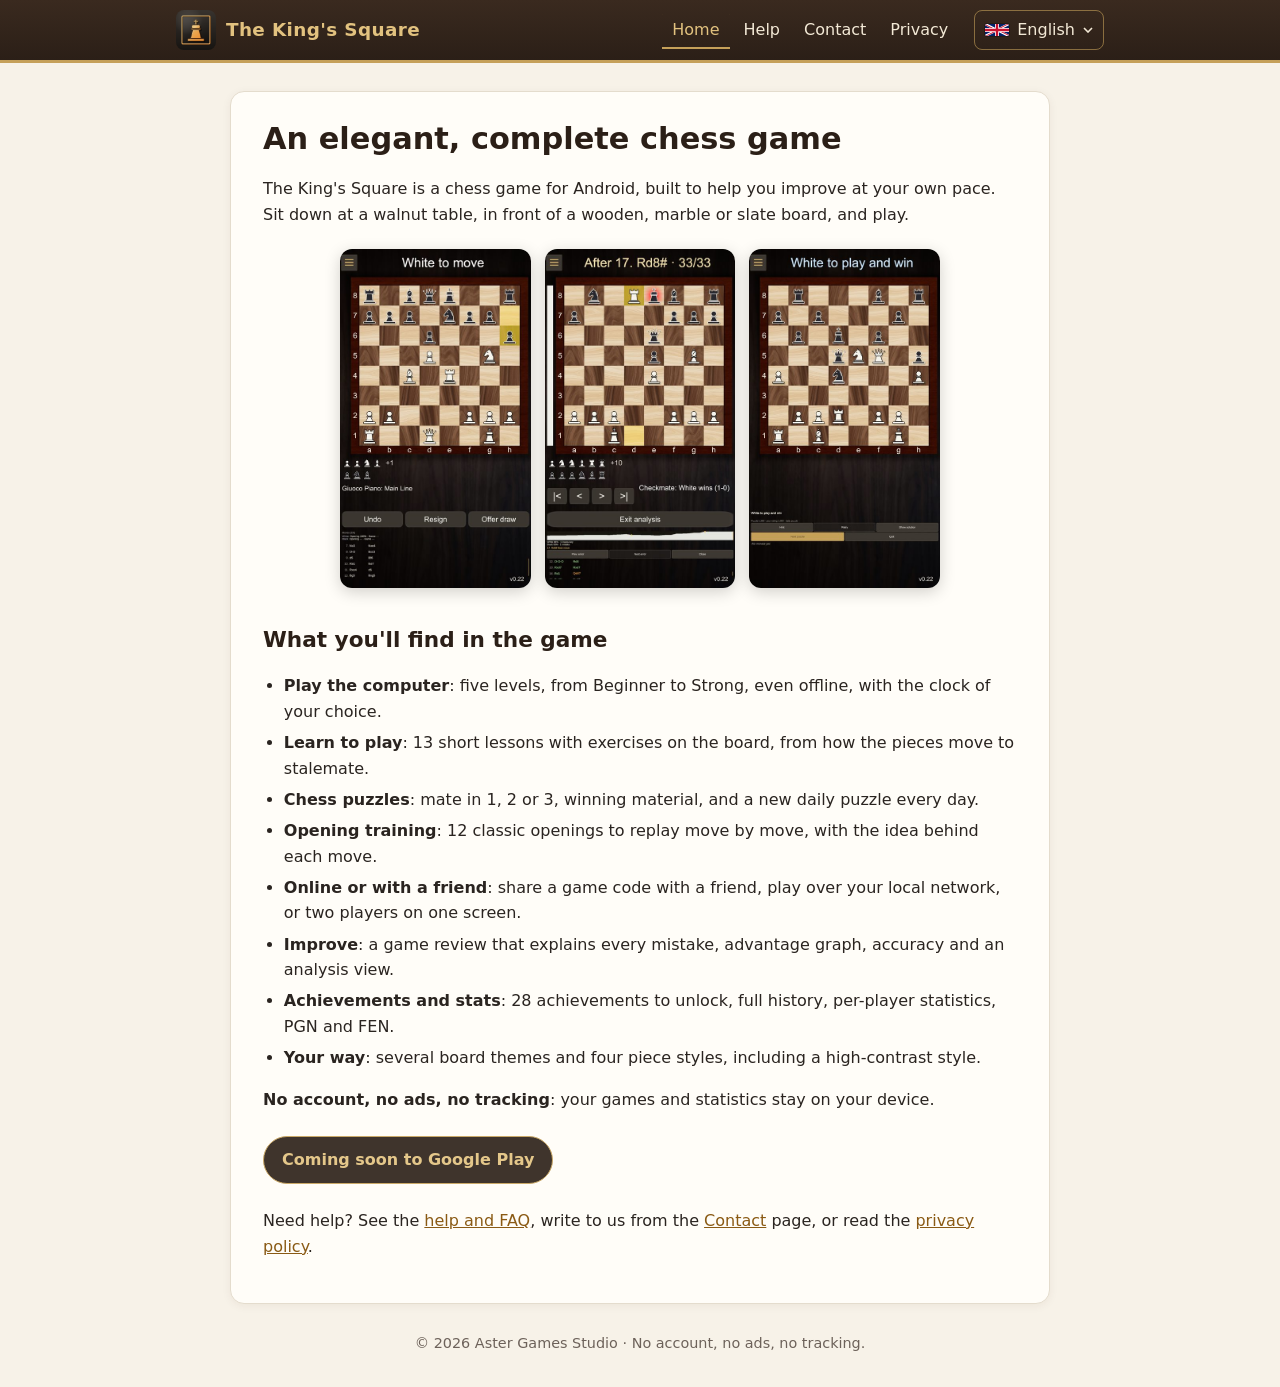
<file: index.html>
<!doctype html>
<html lang="en">
<head>
<meta charset="utf-8">
<meta name="viewport" content="width=device-width, initial-scale=1">
<title>The King's Square — chess for Android</title>
<meta name="description" content="The King's Square, an elegant, complete chess game for Android: computer with five levels, lessons, daily puzzle, openings, online games.">
<script>(function(){var c=["en","fr"],p=null;try{p=localStorage.getItem('ksq-lang')}catch(e){}if(c.indexOf(p)<0){p="en";var l=navigator.languages||[navigator.language||''];for(var i=0;i<l.length;i++){var k=String(l[i]).toLowerCase().split('-')[0];if(c.indexOf(k)>=0){p=k;break;}}}location.replace(p+'/index.html'+location.hash);})();</script>
<link rel="alternate" hreflang="en" href="https://aster-games-studio.github.io/en/index.html">
<link rel="alternate" hreflang="fr" href="https://aster-games-studio.github.io/fr/index.html">
<link rel="alternate" hreflang="x-default" href="https://aster-games-studio.github.io/index.html">
<link rel="icon" href="assets/icon.png">
<link rel="stylesheet" href="assets/style.css">
<script defer src="assets/site.js"></script>
</head>
<body class="page-home">
<header class="top">
  <div class="bar">
    <a class="brand" href="en/index.html"><img src="assets/icon.png" alt="" width="40" height="40"><span>The King's Square</span></a>
    <nav class="nav" aria-label="Menu"><a href="en/index.html" aria-current="page">Home</a><a href="en/help.html">Help</a><a href="en/contact.html">Contact</a><a href="en/privacy.html">Privacy</a></nav>
    <details class="lang">
      <summary title="Language"><img src="assets/flags/gb.svg" alt="" width="24" height="16"><span>English</span><svg class="caret" viewBox="0 0 10 6" width="10" height="6" aria-hidden="true"><path d="M1 1l4 4 4-4" fill="none" stroke="currentColor" stroke-width="1.6"/></svg></summary>
      <ul><li><a href="en/index.html" hreflang="en" lang="en" data-lang="en" aria-current="true"><img src="assets/flags/gb.svg" alt="" width="24" height="16"><span>English</span></a></li><li><a href="fr/index.html" hreflang="fr" lang="fr" data-lang="fr"><img src="assets/flags/fr.svg" alt="" width="24" height="16"><span>Français</span></a></li></ul>
    </details>
  </div>
</header>
<main class="content">
<h1>An elegant, complete chess game</h1>
<p>The King's Square is a chess game for Android, built to help you improve at your own pace. Sit down at a walnut table, in front of a wooden, marble or slate board, and play.</p>
<div class="screens"><img src="assets/screens/en-1.jpg" alt="Game screenshot 1" width="480" height="853" loading="lazy"><img src="assets/screens/en-2.jpg" alt="Game screenshot 2" width="480" height="853" loading="lazy"><img src="assets/screens/en-3.jpg" alt="Game screenshot 3" width="480" height="853" loading="lazy"></div>
<h2>What you'll find in the game</h2>
<ul><li><strong>Play the computer</strong>: five levels, from Beginner to Strong, even offline, with the clock of your choice.</li><li><strong>Learn to play</strong>: 13 short lessons with exercises on the board, from how the pieces move to stalemate.</li><li><strong>Chess puzzles</strong>: mate in 1, 2 or 3, winning material, and a new daily puzzle every day.</li><li><strong>Opening training</strong>: 12 classic openings to replay move by move, with the idea behind each move.</li><li><strong>Online or with a friend</strong>: share a game code with a friend, play over your local network, or two players on one screen.</li><li><strong>Improve</strong>: a game review that explains every mistake, advantage graph, accuracy and an analysis view.</li><li><strong>Achievements and stats</strong>: 28 achievements to unlock, full history, per-player statistics, PGN and FEN.</li><li><strong>Your way</strong>: several board themes and four piece styles, including a high-contrast style.</li></ul>
<p><strong>No account, no ads, no tracking</strong>: your games and statistics stay on your device.</p>
<p class="store"><span class="button soon">Coming soon to Google Play</span></p>
<p>Need help? See the <a href="help.html">help and FAQ</a>, write to us from the <a href="contact.html">Contact</a> page, or read the <a href="privacy.html">privacy policy</a>.</p>
</main>
<footer class="foot">© 2026 Aster Games Studio · No account, no ads, no tracking.</footer>
</body>
</html>
</file>
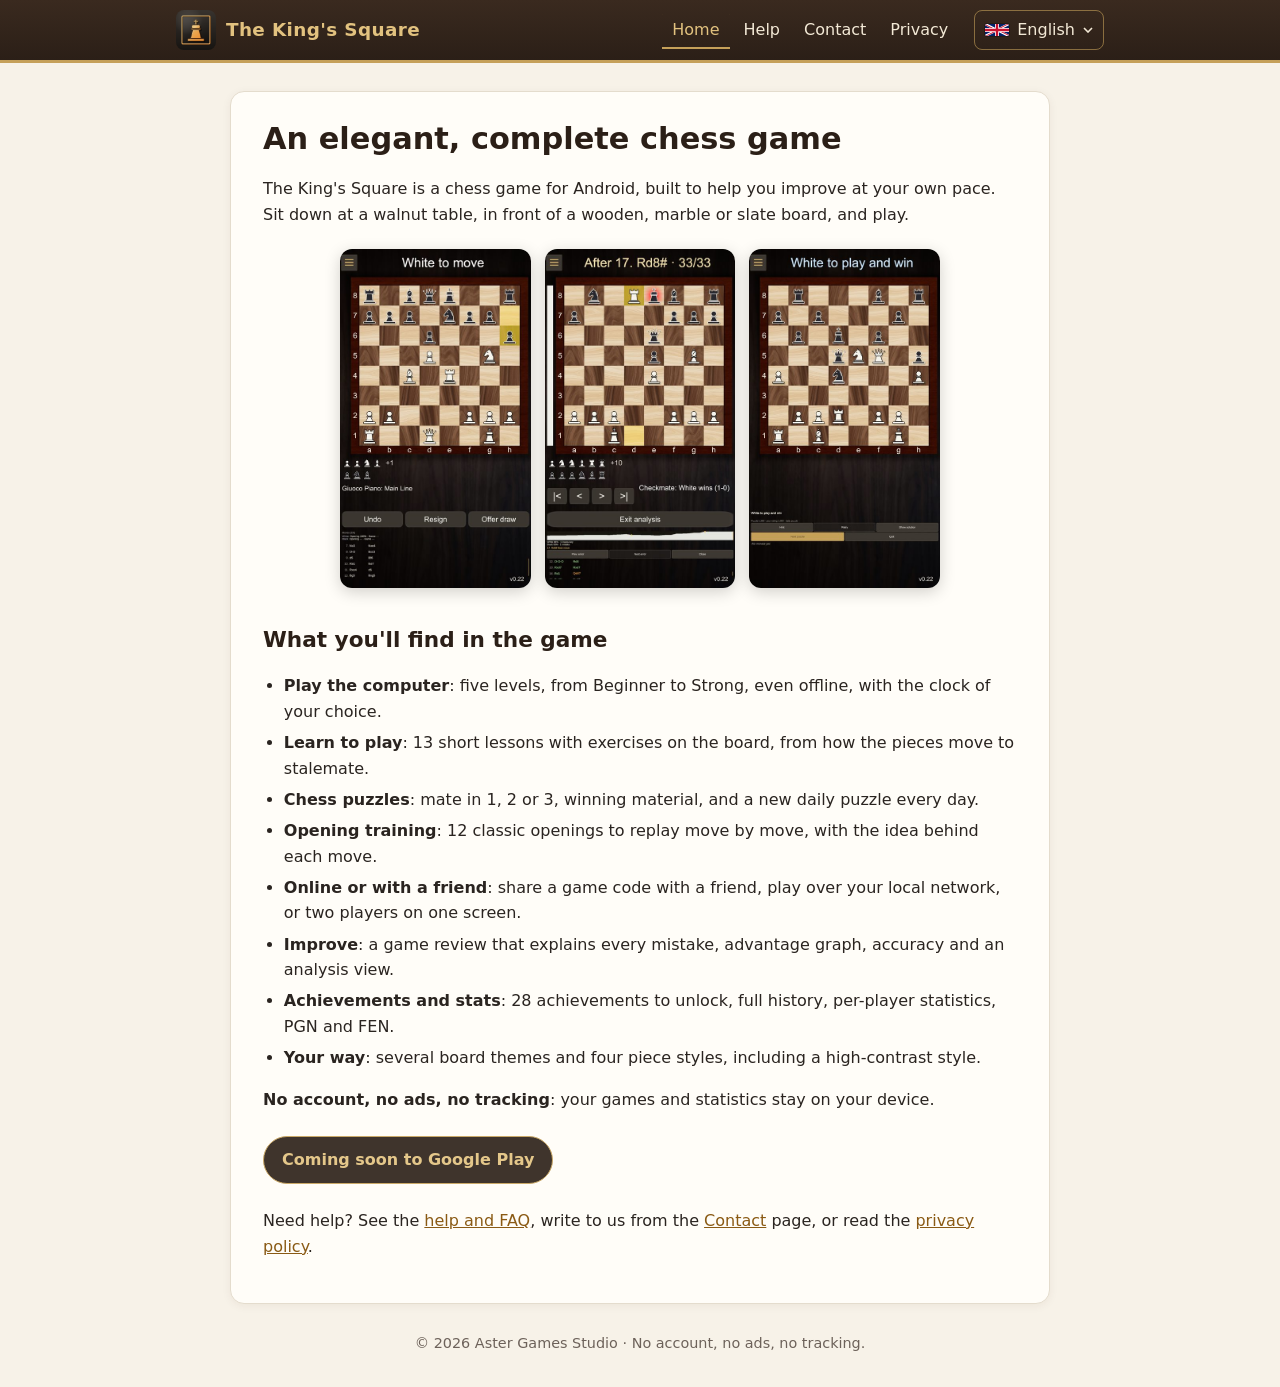
<file: en/index.html>
<!doctype html>
<html lang="en">
<head>
<meta charset="utf-8">
<meta name="viewport" content="width=device-width, initial-scale=1">
<title>The King's Square — chess for Android</title>
<meta name="description" content="The King's Square, an elegant, complete chess game for Android: computer with five levels, lessons, daily puzzle, openings, online games.">

<link rel="alternate" hreflang="en" href="https://aster-games-studio.github.io/en/index.html">
<link rel="alternate" hreflang="fr" href="https://aster-games-studio.github.io/fr/index.html">
<link rel="alternate" hreflang="x-default" href="https://aster-games-studio.github.io/index.html">
<link rel="icon" href="../assets/icon.png">
<link rel="stylesheet" href="../assets/style.css">
<script defer src="../assets/site.js"></script>
</head>
<body class="page-home">
<header class="top">
  <div class="bar">
    <a class="brand" href="index.html"><img src="../assets/icon.png" alt="" width="40" height="40"><span>The King's Square</span></a>
    <nav class="nav" aria-label="Menu"><a href="index.html" aria-current="page">Home</a><a href="help.html">Help</a><a href="contact.html">Contact</a><a href="privacy.html">Privacy</a></nav>
    <details class="lang">
      <summary title="Language"><img src="../assets/flags/gb.svg" alt="" width="24" height="16"><span>English</span><svg class="caret" viewBox="0 0 10 6" width="10" height="6" aria-hidden="true"><path d="M1 1l4 4 4-4" fill="none" stroke="currentColor" stroke-width="1.6"/></svg></summary>
      <ul><li><a href="../en/index.html" hreflang="en" lang="en" data-lang="en" aria-current="true"><img src="../assets/flags/gb.svg" alt="" width="24" height="16"><span>English</span></a></li><li><a href="../fr/index.html" hreflang="fr" lang="fr" data-lang="fr"><img src="../assets/flags/fr.svg" alt="" width="24" height="16"><span>Français</span></a></li></ul>
    </details>
  </div>
</header>
<main class="content">
<h1>An elegant, complete chess game</h1>
<p>The King's Square is a chess game for Android, built to help you improve at your own pace. Sit down at a walnut table, in front of a wooden, marble or slate board, and play.</p>
<div class="screens"><img src="../assets/screens/en-1.jpg" alt="Game screenshot 1" width="480" height="853" loading="lazy"><img src="../assets/screens/en-2.jpg" alt="Game screenshot 2" width="480" height="853" loading="lazy"><img src="../assets/screens/en-3.jpg" alt="Game screenshot 3" width="480" height="853" loading="lazy"></div>
<h2>What you'll find in the game</h2>
<ul><li><strong>Play the computer</strong>: five levels, from Beginner to Strong, even offline, with the clock of your choice.</li><li><strong>Learn to play</strong>: 13 short lessons with exercises on the board, from how the pieces move to stalemate.</li><li><strong>Chess puzzles</strong>: mate in 1, 2 or 3, winning material, and a new daily puzzle every day.</li><li><strong>Opening training</strong>: 12 classic openings to replay move by move, with the idea behind each move.</li><li><strong>Online or with a friend</strong>: share a game code with a friend, play over your local network, or two players on one screen.</li><li><strong>Improve</strong>: a game review that explains every mistake, advantage graph, accuracy and an analysis view.</li><li><strong>Achievements and stats</strong>: 28 achievements to unlock, full history, per-player statistics, PGN and FEN.</li><li><strong>Your way</strong>: several board themes and four piece styles, including a high-contrast style.</li></ul>
<p><strong>No account, no ads, no tracking</strong>: your games and statistics stay on your device.</p>
<p class="store"><span class="button soon">Coming soon to Google Play</span></p>
<p>Need help? See the <a href="help.html">help and FAQ</a>, write to us from the <a href="contact.html">Contact</a> page, or read the <a href="privacy.html">privacy policy</a>.</p>
</main>
<footer class="foot">© 2026 Aster Games Studio · No account, no ads, no tracking.</footer>
</body>
</html>
</file>
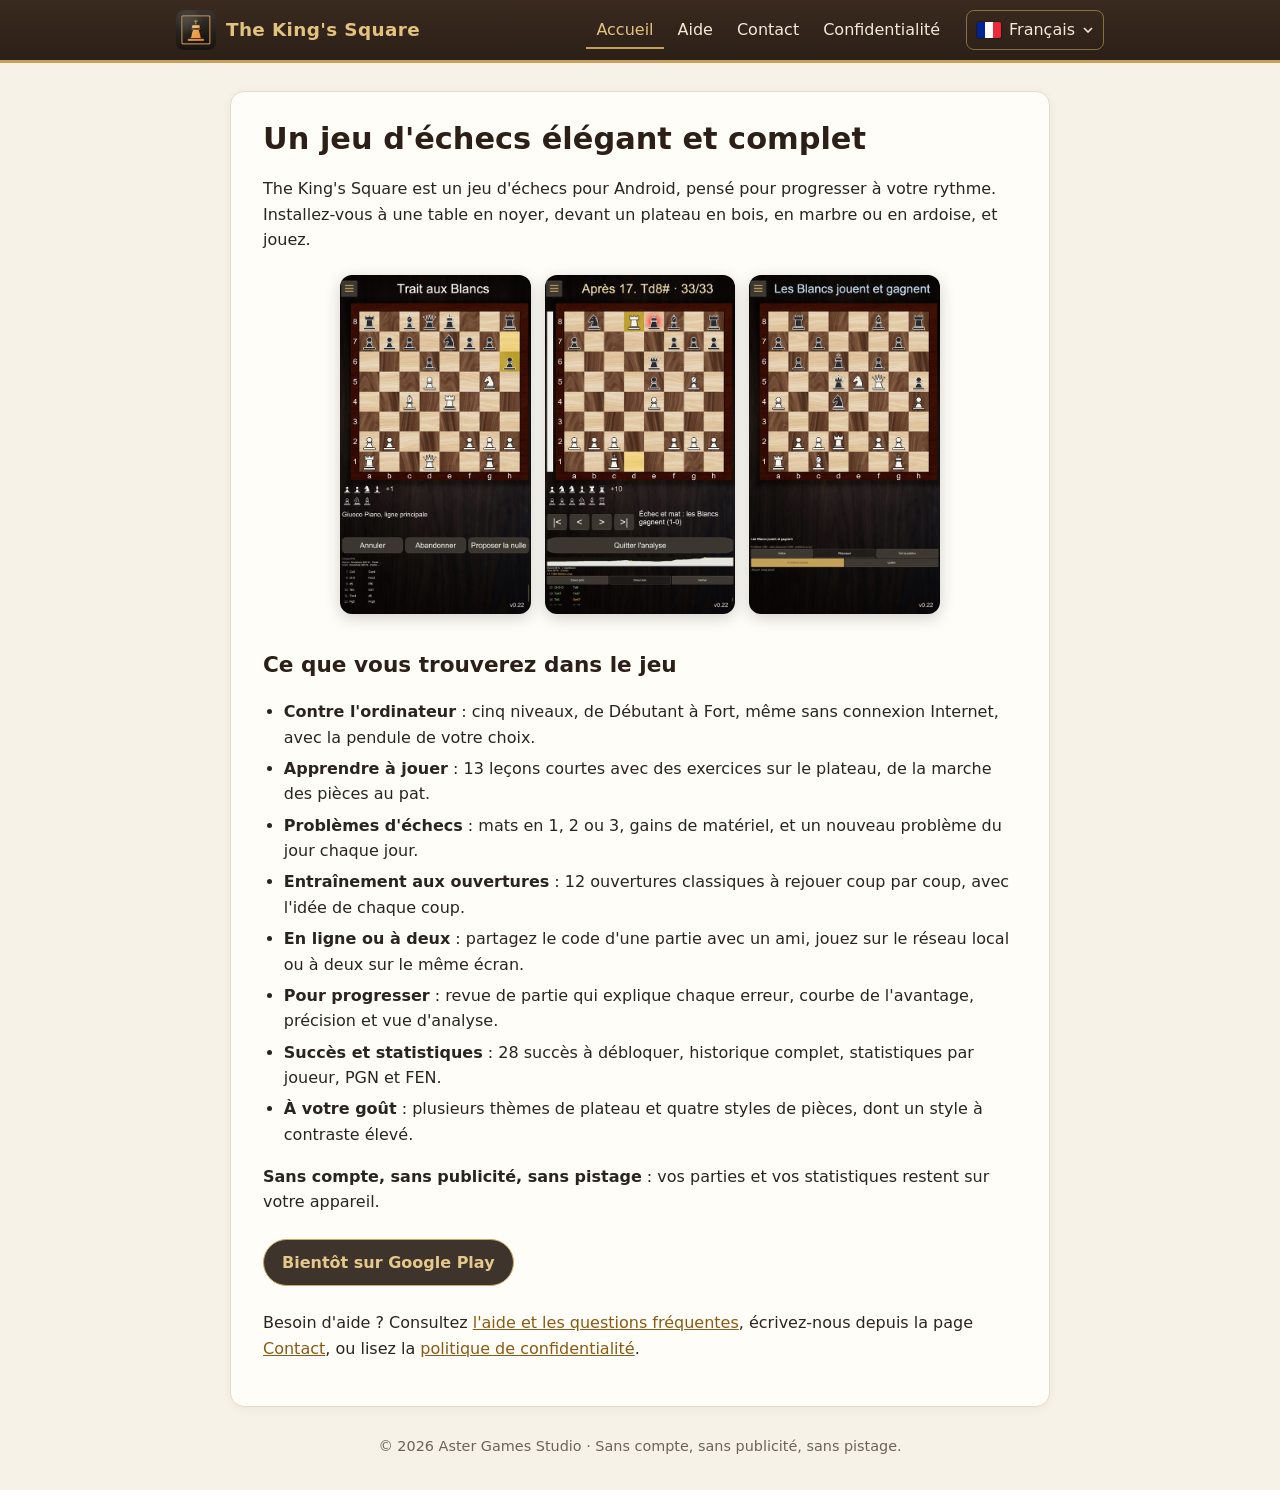
<file: fr/index.html>
<!doctype html>
<html lang="fr">
<head>
<meta charset="utf-8">
<meta name="viewport" content="width=device-width, initial-scale=1">
<title>The King's Square — jeu d'échecs pour Android</title>
<meta name="description" content="The King's Square, un jeu d'échecs élégant et complet pour Android : ordinateur à cinq niveaux, leçons, problème du jour, ouvertures, parties en ligne.">

<link rel="alternate" hreflang="en" href="https://aster-games-studio.github.io/en/index.html">
<link rel="alternate" hreflang="fr" href="https://aster-games-studio.github.io/fr/index.html">
<link rel="alternate" hreflang="x-default" href="https://aster-games-studio.github.io/index.html">
<link rel="icon" href="../assets/icon.png">
<link rel="stylesheet" href="../assets/style.css">
<script defer src="../assets/site.js"></script>
</head>
<body class="page-home">
<header class="top">
  <div class="bar">
    <a class="brand" href="index.html"><img src="../assets/icon.png" alt="" width="40" height="40"><span>The King's Square</span></a>
    <nav class="nav" aria-label="Menu"><a href="index.html" aria-current="page">Accueil</a><a href="help.html">Aide</a><a href="contact.html">Contact</a><a href="privacy.html">Confidentialité</a></nav>
    <details class="lang">
      <summary title="Langue"><img src="../assets/flags/fr.svg" alt="" width="24" height="16"><span>Français</span><svg class="caret" viewBox="0 0 10 6" width="10" height="6" aria-hidden="true"><path d="M1 1l4 4 4-4" fill="none" stroke="currentColor" stroke-width="1.6"/></svg></summary>
      <ul><li><a href="../en/index.html" hreflang="en" lang="en" data-lang="en"><img src="../assets/flags/gb.svg" alt="" width="24" height="16"><span>English</span></a></li><li><a href="../fr/index.html" hreflang="fr" lang="fr" data-lang="fr" aria-current="true"><img src="../assets/flags/fr.svg" alt="" width="24" height="16"><span>Français</span></a></li></ul>
    </details>
  </div>
</header>
<main class="content">
<h1>Un jeu d'échecs élégant et complet</h1>
<p>The King's Square est un jeu d'échecs pour Android, pensé pour progresser à votre rythme. Installez-vous à une table en noyer, devant un plateau en bois, en marbre ou en ardoise, et jouez.</p>
<div class="screens"><img src="../assets/screens/fr-1.jpg" alt="Capture d'écran du jeu 1" width="480" height="853" loading="lazy"><img src="../assets/screens/fr-2.jpg" alt="Capture d'écran du jeu 2" width="480" height="853" loading="lazy"><img src="../assets/screens/fr-3.jpg" alt="Capture d'écran du jeu 3" width="480" height="853" loading="lazy"></div>
<h2>Ce que vous trouverez dans le jeu</h2>
<ul><li><strong>Contre l'ordinateur</strong> : cinq niveaux, de Débutant à Fort, même sans connexion Internet, avec la pendule de votre choix.</li><li><strong>Apprendre à jouer</strong> : 13 leçons courtes avec des exercices sur le plateau, de la marche des pièces au pat.</li><li><strong>Problèmes d'échecs</strong> : mats en 1, 2 ou 3, gains de matériel, et un nouveau problème du jour chaque jour.</li><li><strong>Entraînement aux ouvertures</strong> : 12 ouvertures classiques à rejouer coup par coup, avec l'idée de chaque coup.</li><li><strong>En ligne ou à deux</strong> : partagez le code d'une partie avec un ami, jouez sur le réseau local ou à deux sur le même écran.</li><li><strong>Pour progresser</strong> : revue de partie qui explique chaque erreur, courbe de l'avantage, précision et vue d'analyse.</li><li><strong>Succès et statistiques</strong> : 28 succès à débloquer, historique complet, statistiques par joueur, PGN et FEN.</li><li><strong>À votre goût</strong> : plusieurs thèmes de plateau et quatre styles de pièces, dont un style à contraste élevé.</li></ul>
<p><strong>Sans compte, sans publicité, sans pistage</strong> : vos parties et vos statistiques restent sur votre appareil.</p>
<p class="store"><span class="button soon">Bientôt sur Google Play</span></p>
<p>Besoin d'aide ? Consultez <a href="help.html">l'aide et les questions fréquentes</a>, écrivez-nous depuis la page <a href="contact.html">Contact</a>, ou lisez la <a href="privacy.html">politique de confidentialité</a>.</p>
</main>
<footer class="foot">© 2026 Aster Games Studio · Sans compte, sans publicité, sans pistage.</footer>
</body>
</html>
</file>
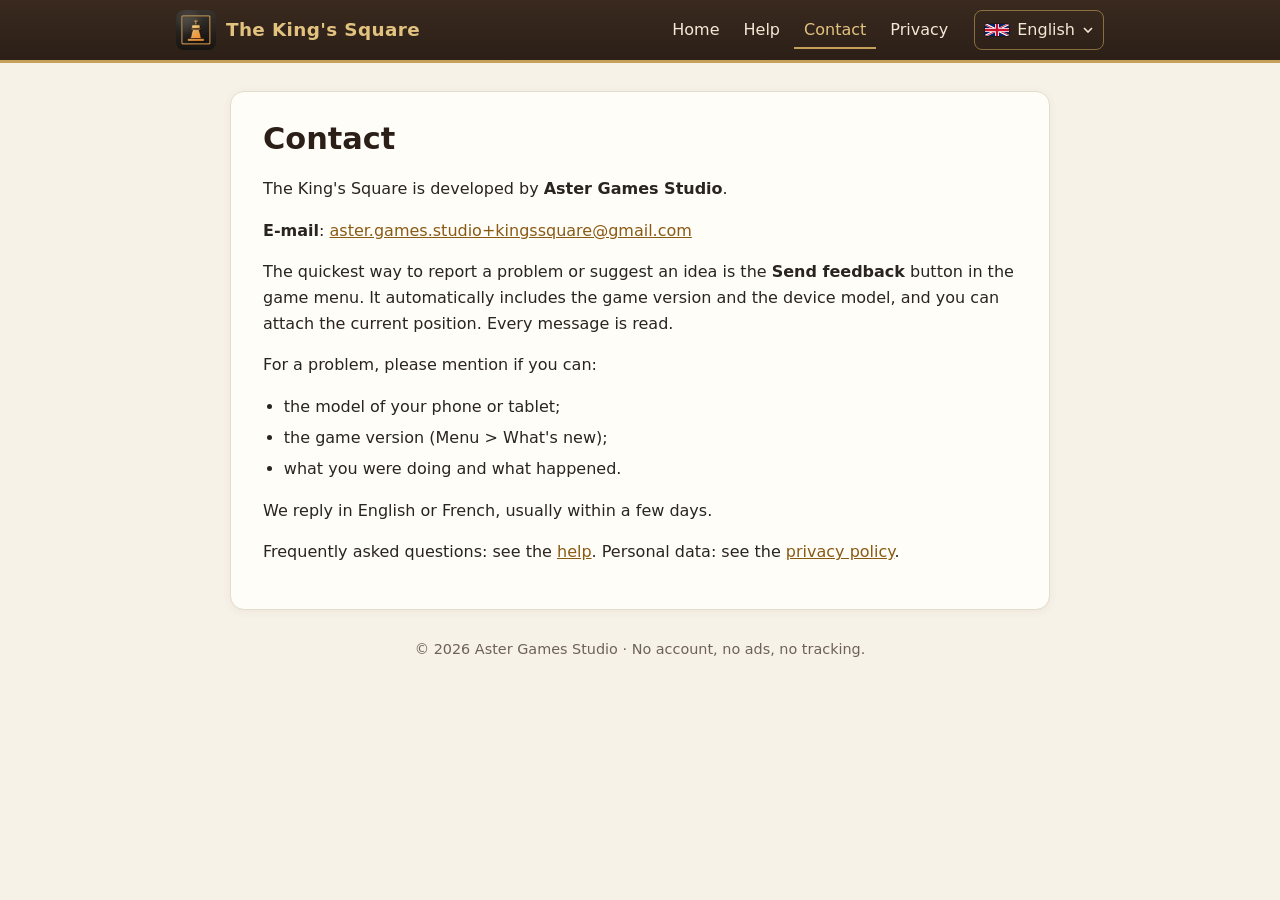
<file: contact.html>
<!doctype html>
<html lang="en">
<head>
<meta charset="utf-8">
<meta name="viewport" content="width=device-width, initial-scale=1">
<title>Contact — The King's Square</title>
<meta name="description" content="The King's Square, an elegant, complete chess game for Android: computer with five levels, lessons, daily puzzle, openings, online games.">
<script>(function(){var c=["en","fr"],p=null;try{p=localStorage.getItem('ksq-lang')}catch(e){}if(c.indexOf(p)<0){p="en";var l=navigator.languages||[navigator.language||''];for(var i=0;i<l.length;i++){var k=String(l[i]).toLowerCase().split('-')[0];if(c.indexOf(k)>=0){p=k;break;}}}location.replace(p+'/contact.html'+location.hash);})();</script>
<link rel="alternate" hreflang="en" href="https://aster-games-studio.github.io/en/contact.html">
<link rel="alternate" hreflang="fr" href="https://aster-games-studio.github.io/fr/contact.html">
<link rel="alternate" hreflang="x-default" href="https://aster-games-studio.github.io/contact.html">
<link rel="icon" href="assets/icon.png">
<link rel="stylesheet" href="assets/style.css">
<script defer src="assets/site.js"></script>
</head>
<body class="page-contact">
<header class="top">
  <div class="bar">
    <a class="brand" href="en/index.html"><img src="assets/icon.png" alt="" width="40" height="40"><span>The King's Square</span></a>
    <nav class="nav" aria-label="Menu"><a href="en/index.html">Home</a><a href="en/help.html">Help</a><a href="en/contact.html" aria-current="page">Contact</a><a href="en/privacy.html">Privacy</a></nav>
    <details class="lang">
      <summary title="Language"><img src="assets/flags/gb.svg" alt="" width="24" height="16"><span>English</span><svg class="caret" viewBox="0 0 10 6" width="10" height="6" aria-hidden="true"><path d="M1 1l4 4 4-4" fill="none" stroke="currentColor" stroke-width="1.6"/></svg></summary>
      <ul><li><a href="en/contact.html" hreflang="en" lang="en" data-lang="en" aria-current="true"><img src="assets/flags/gb.svg" alt="" width="24" height="16"><span>English</span></a></li><li><a href="fr/contact.html" hreflang="fr" lang="fr" data-lang="fr"><img src="assets/flags/fr.svg" alt="" width="24" height="16"><span>Français</span></a></li></ul>
    </details>
  </div>
</header>
<main class="content">
<h1>Contact</h1>
<p>The King's Square is developed by <strong>Aster Games Studio</strong>.</p>
<p><strong>E-mail</strong>: <a href="mailto:aster.games.studio+kingssquare@gmail.com">aster.games.studio+kingssquare@gmail.com</a></p>
<p>The quickest way to report a problem or suggest an idea is the <strong>Send feedback</strong> button in the game menu. It automatically includes the game version and the device model, and you can attach the current position. Every message is read.</p>
<p>For a problem, please mention if you can:</p>
<ul><li>the model of your phone or tablet;</li><li>the game version (Menu &gt; What's new);</li><li>what you were doing and what happened.</li></ul>
<p>We reply in English or French, usually within a few days.</p>
<p>Frequently asked questions: see the <a href="help.html">help</a>. Personal data: see the <a href="privacy.html">privacy policy</a>.</p>
</main>
<footer class="foot">© 2026 Aster Games Studio · No account, no ads, no tracking.</footer>
</body>
</html>
</file>
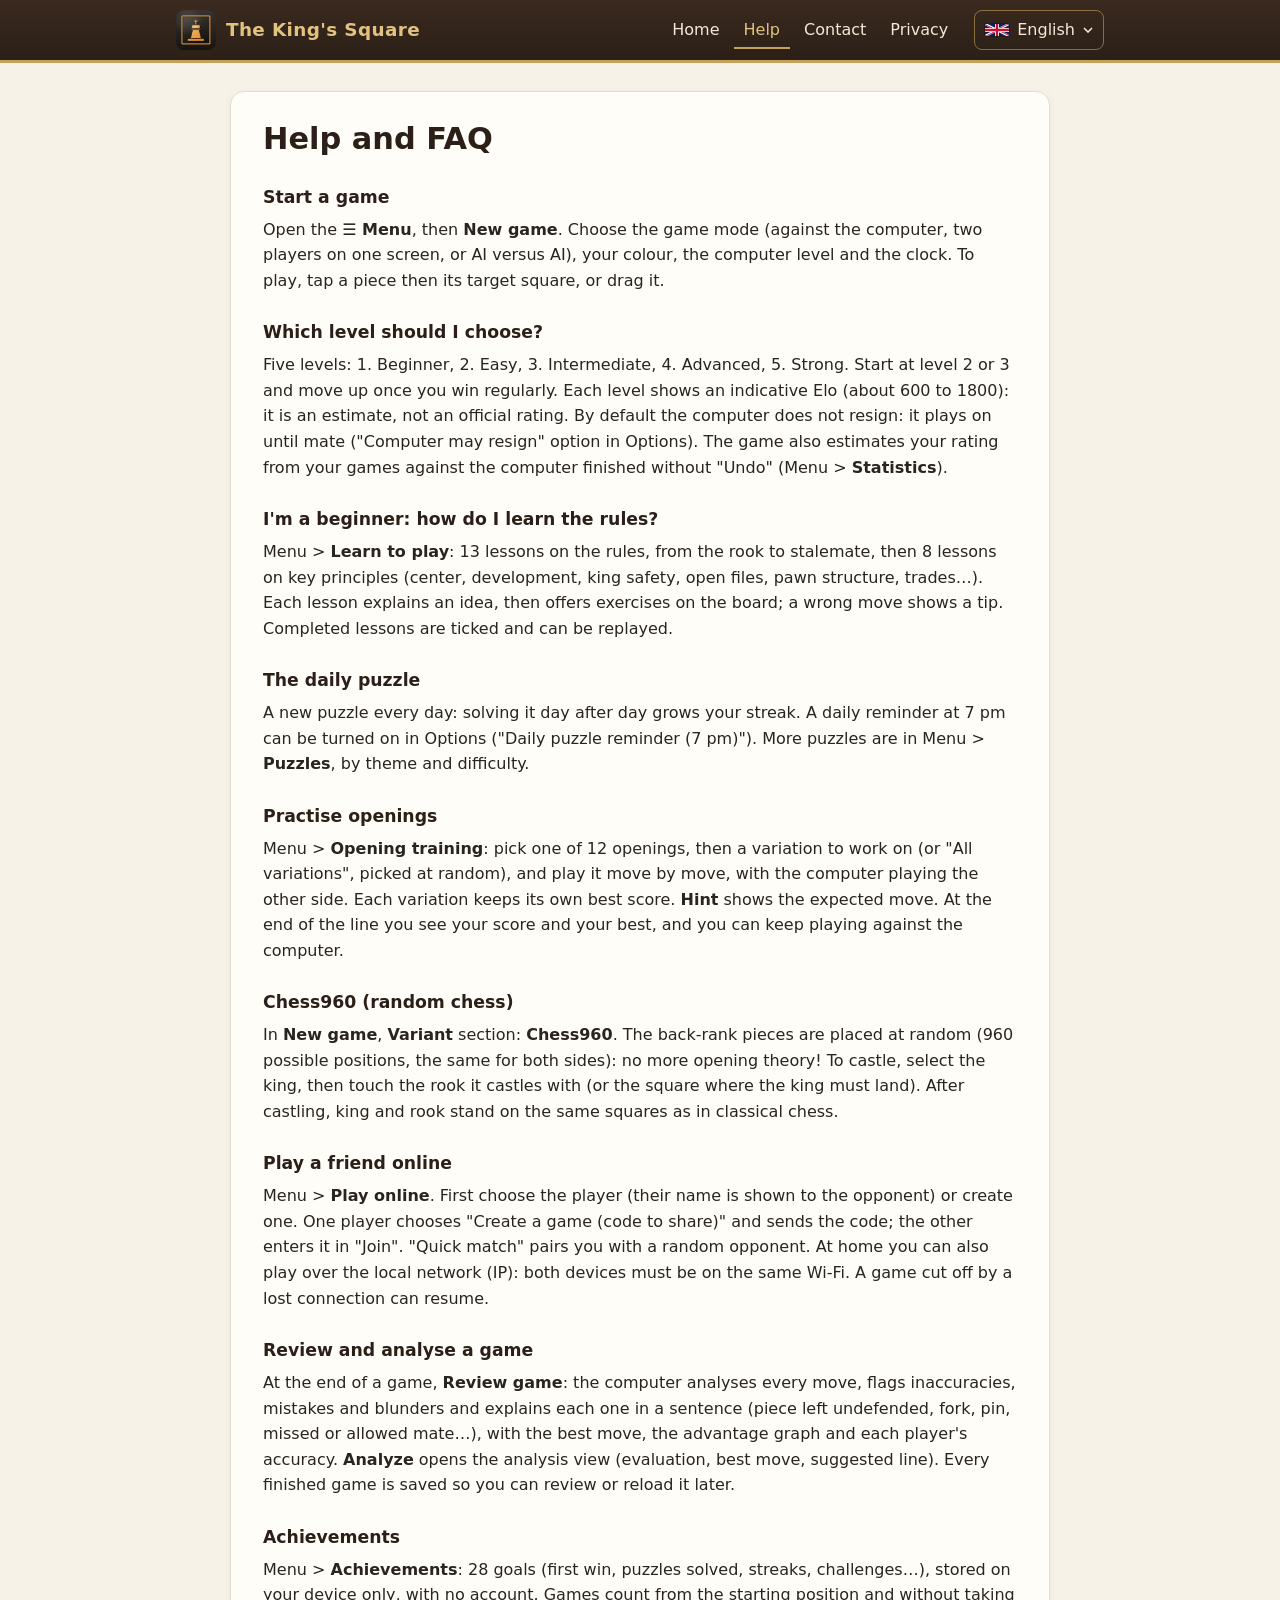
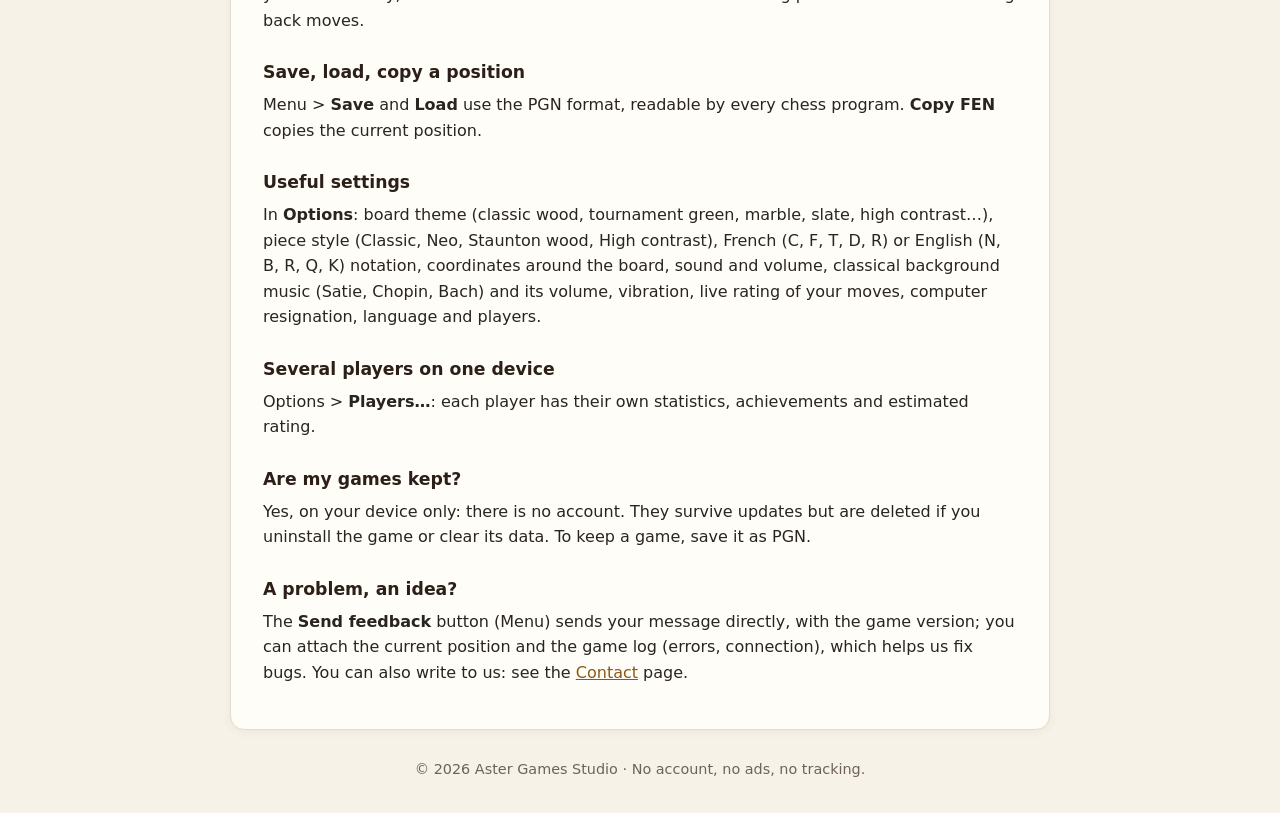
<file: help.html>
<!doctype html>
<html lang="en">
<head>
<meta charset="utf-8">
<meta name="viewport" content="width=device-width, initial-scale=1">
<title>Help — The King's Square</title>
<meta name="description" content="The King's Square, an elegant, complete chess game for Android: computer with five levels, lessons, daily puzzle, openings, online games.">
<script>(function(){var c=["en","fr"],p=null;try{p=localStorage.getItem('ksq-lang')}catch(e){}if(c.indexOf(p)<0){p="en";var l=navigator.languages||[navigator.language||''];for(var i=0;i<l.length;i++){var k=String(l[i]).toLowerCase().split('-')[0];if(c.indexOf(k)>=0){p=k;break;}}}location.replace(p+'/help.html'+location.hash);})();</script>
<link rel="alternate" hreflang="en" href="https://aster-games-studio.github.io/en/help.html">
<link rel="alternate" hreflang="fr" href="https://aster-games-studio.github.io/fr/help.html">
<link rel="alternate" hreflang="x-default" href="https://aster-games-studio.github.io/help.html">
<link rel="icon" href="assets/icon.png">
<link rel="stylesheet" href="assets/style.css">
<script defer src="assets/site.js"></script>
</head>
<body class="page-help">
<header class="top">
  <div class="bar">
    <a class="brand" href="en/index.html"><img src="assets/icon.png" alt="" width="40" height="40"><span>The King's Square</span></a>
    <nav class="nav" aria-label="Menu"><a href="en/index.html">Home</a><a href="en/help.html" aria-current="page">Help</a><a href="en/contact.html">Contact</a><a href="en/privacy.html">Privacy</a></nav>
    <details class="lang">
      <summary title="Language"><img src="assets/flags/gb.svg" alt="" width="24" height="16"><span>English</span><svg class="caret" viewBox="0 0 10 6" width="10" height="6" aria-hidden="true"><path d="M1 1l4 4 4-4" fill="none" stroke="currentColor" stroke-width="1.6"/></svg></summary>
      <ul><li><a href="en/help.html" hreflang="en" lang="en" data-lang="en" aria-current="true"><img src="assets/flags/gb.svg" alt="" width="24" height="16"><span>English</span></a></li><li><a href="fr/help.html" hreflang="fr" lang="fr" data-lang="fr"><img src="assets/flags/fr.svg" alt="" width="24" height="16"><span>Français</span></a></li></ul>
    </details>
  </div>
</header>
<main class="content">
<h1>Help and FAQ</h1>
<h3>Start a game</h3>
<p>Open the <strong>☰ Menu</strong>, then <strong>New game</strong>. Choose the game mode (against the computer, two players on one screen, or AI versus AI), your colour, the computer level and the clock. To play, tap a piece then its target square, or drag it.</p>
<h3>Which level should I choose?</h3>
<p>Five levels: 1. Beginner, 2. Easy, 3. Intermediate, 4. Advanced, 5. Strong. Start at level 2 or 3 and move up once you win regularly. Each level shows an indicative Elo (about 600 to 1800): it is an estimate, not an official rating. By default the computer does not resign: it plays on until mate (&quot;Computer may resign&quot; option in Options). The game also estimates your rating from your games against the computer finished without &quot;Undo&quot; (Menu &gt; <strong>Statistics</strong>).</p>
<h3>I'm a beginner: how do I learn the rules?</h3>
<p>Menu &gt; <strong>Learn to play</strong>: 13 lessons on the rules, from the rook to stalemate, then 8 lessons on key principles (center, development, king safety, open files, pawn structure, trades…). Each lesson explains an idea, then offers exercises on the board; a wrong move shows a tip. Completed lessons are ticked and can be replayed.</p>
<h3>The daily puzzle</h3>
<p>A new puzzle every day: solving it day after day grows your streak. A daily reminder at 7 pm can be turned on in Options (&quot;Daily puzzle reminder (7 pm)&quot;). More puzzles are in Menu &gt; <strong>Puzzles</strong>, by theme and difficulty.</p>
<h3>Practise openings</h3>
<p>Menu &gt; <strong>Opening training</strong>: pick one of 12 openings, then a variation to work on (or &quot;All variations&quot;, picked at random), and play it move by move, with the computer playing the other side. Each variation keeps its own best score. <strong>Hint</strong> shows the expected move. At the end of the line you see your score and your best, and you can keep playing against the computer.</p>
<h3>Chess960 (random chess)</h3>
<p>In <strong>New game</strong>, <strong>Variant</strong> section: <strong>Chess960</strong>. The back-rank pieces are placed at random (960 possible positions, the same for both sides): no more opening theory! To castle, select the king, then touch the rook it castles with (or the square where the king must land). After castling, king and rook stand on the same squares as in classical chess.</p>
<h3>Play a friend online</h3>
<p>Menu &gt; <strong>Play online</strong>. First choose the player (their name is shown to the opponent) or create one. One player chooses &quot;Create a game (code to share)&quot; and sends the code; the other enters it in &quot;Join&quot;. &quot;Quick match&quot; pairs you with a random opponent. At home you can also play over the local network (IP): both devices must be on the same Wi-Fi. A game cut off by a lost connection can resume.</p>
<h3>Review and analyse a game</h3>
<p>At the end of a game, <strong>Review game</strong>: the computer analyses every move, flags inaccuracies, mistakes and blunders and explains each one in a sentence (piece left undefended, fork, pin, missed or allowed mate…), with the best move, the advantage graph and each player's accuracy. <strong>Analyze</strong> opens the analysis view (evaluation, best move, suggested line). Every finished game is saved so you can review or reload it later.</p>
<h3>Achievements</h3>
<p>Menu &gt; <strong>Achievements</strong>: 28 goals (first win, puzzles solved, streaks, challenges…), stored on your device only, with no account. Games count from the starting position and without taking back moves.</p>
<h3>Save, load, copy a position</h3>
<p>Menu &gt; <strong>Save</strong> and <strong>Load</strong> use the PGN format, readable by every chess program. <strong>Copy FEN</strong> copies the current position.</p>
<h3>Useful settings</h3>
<p>In <strong>Options</strong>: board theme (classic wood, tournament green, marble, slate, high contrast…), piece style (Classic, Neo, Staunton wood, High contrast), French (C, F, T, D, R) or English (N, B, R, Q, K) notation, coordinates around the board, sound and volume, classical background music (Satie, Chopin, Bach) and its volume, vibration, live rating of your moves, computer resignation, language and players.</p>
<h3>Several players on one device</h3>
<p>Options &gt; <strong>Players…</strong>: each player has their own statistics, achievements and estimated rating.</p>
<h3>Are my games kept?</h3>
<p>Yes, on your device only: there is no account. They survive updates but are deleted if you uninstall the game or clear its data. To keep a game, save it as PGN.</p>
<h3>A problem, an idea?</h3>
<p>The <strong>Send feedback</strong> button (Menu) sends your message directly, with the game version; you can attach the current position and the game log (errors, connection), which helps us fix bugs. You can also write to us: see the <a href="contact.html">Contact</a> page.</p>
</main>
<footer class="foot">© 2026 Aster Games Studio · No account, no ads, no tracking.</footer>
</body>
</html>
</file>
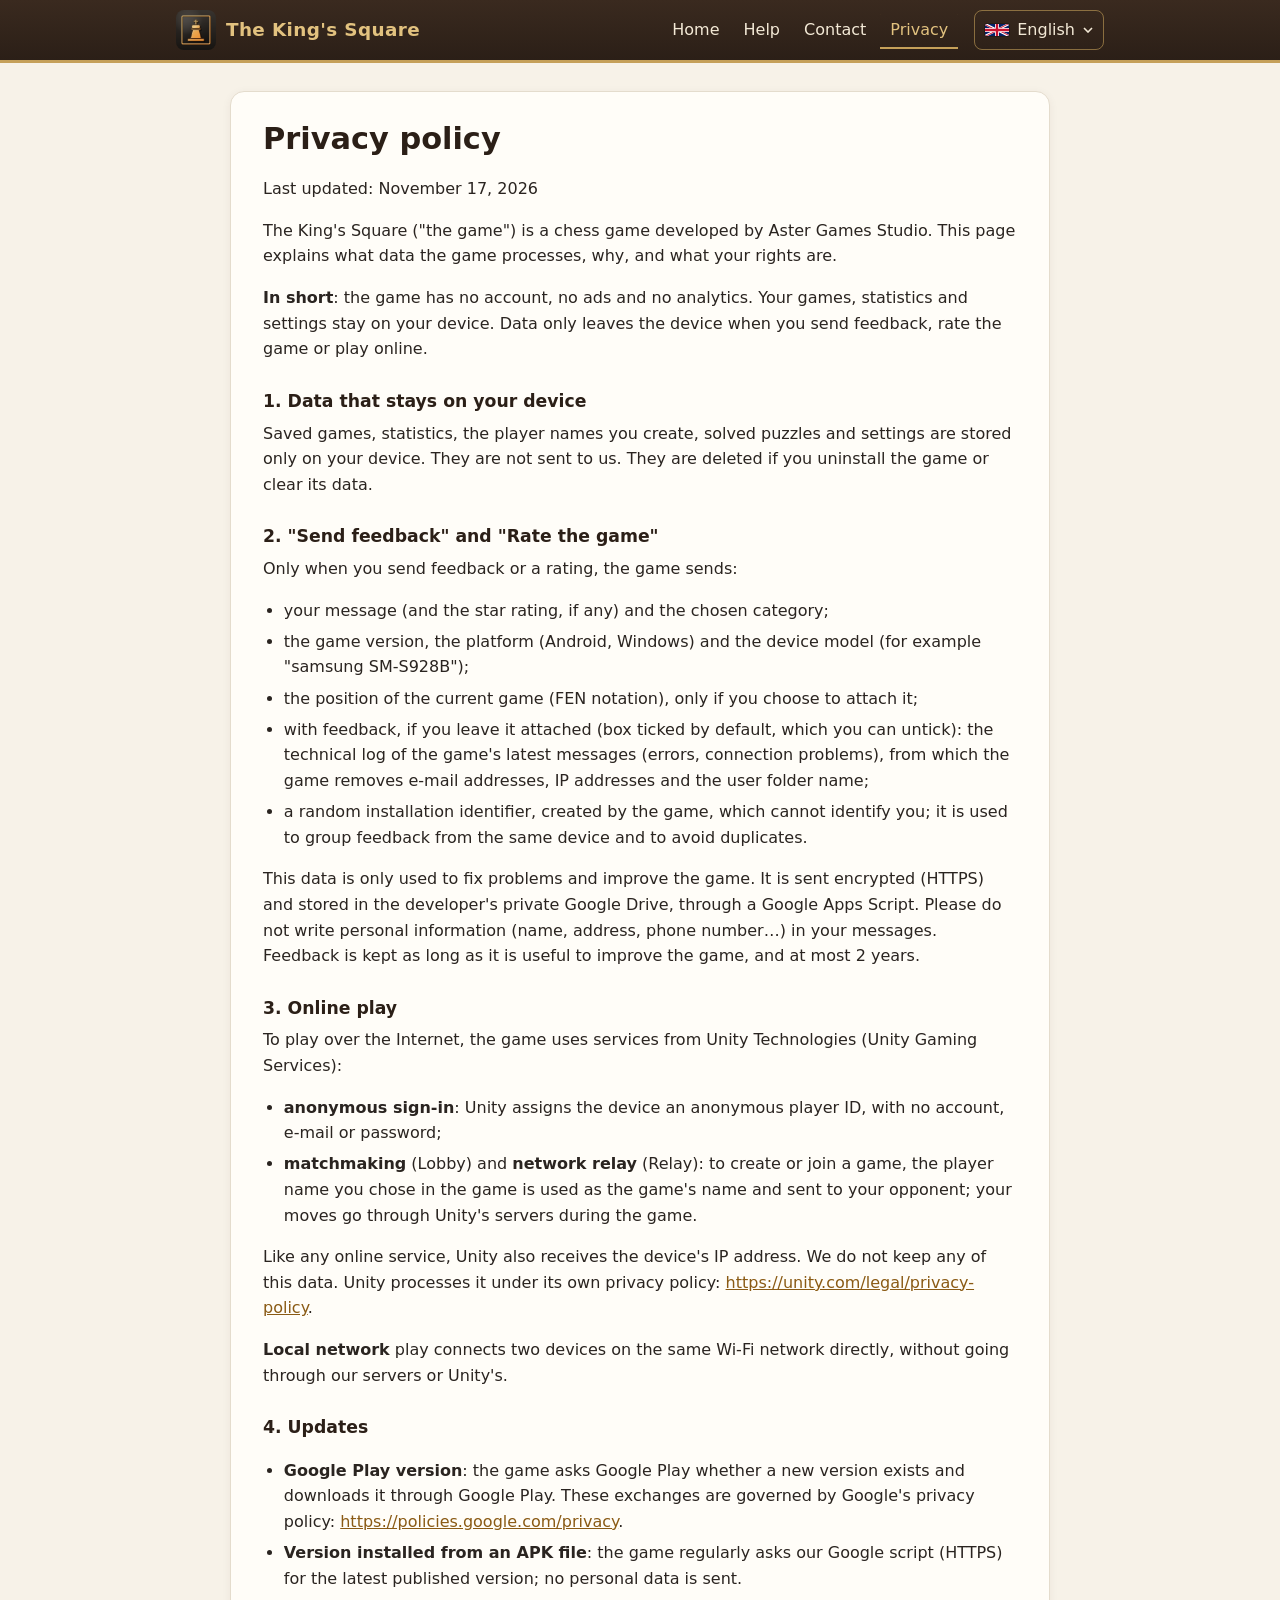
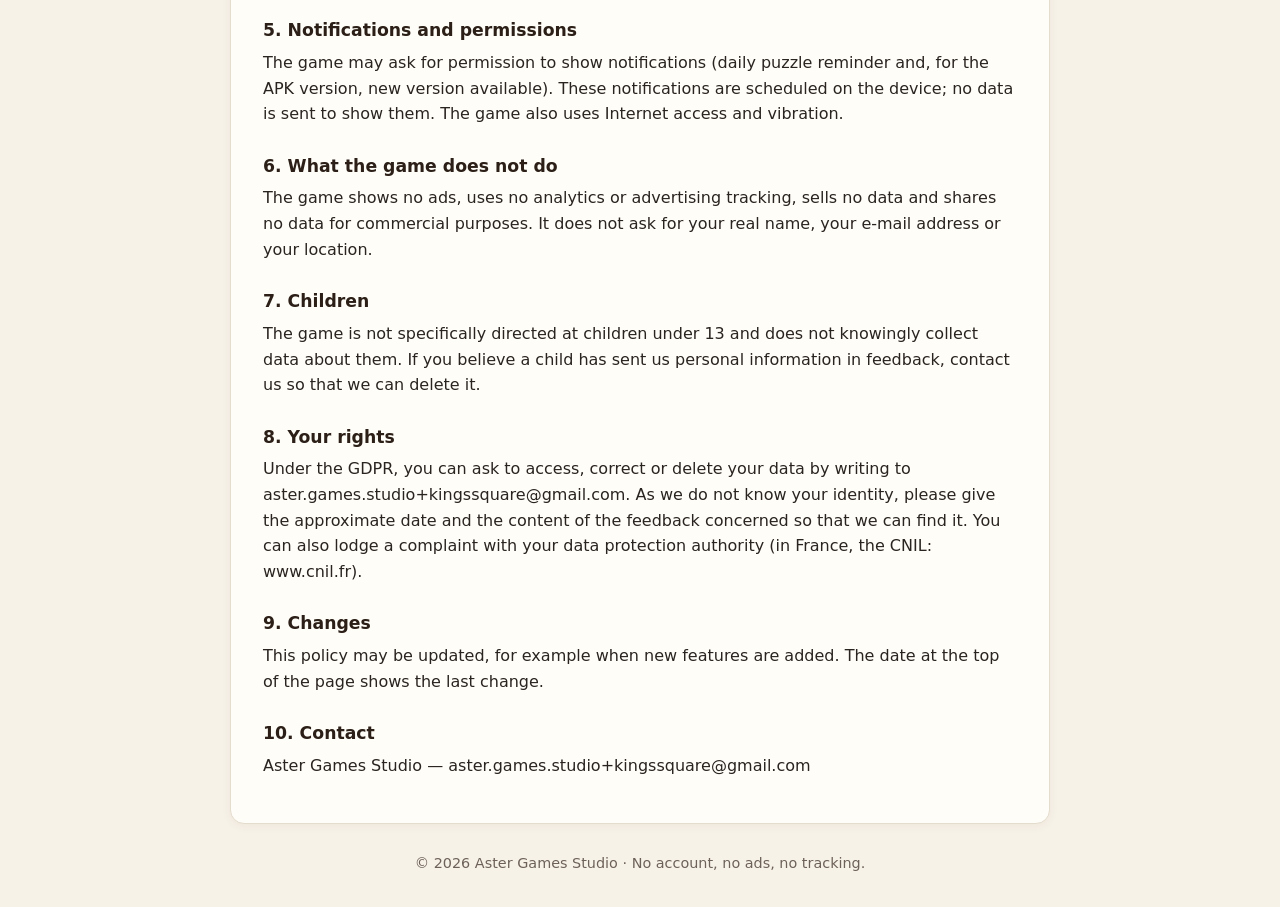
<file: privacy.html>
<!doctype html>
<html lang="en">
<head>
<meta charset="utf-8">
<meta name="viewport" content="width=device-width, initial-scale=1">
<title>Privacy policy — The King's Square</title>
<meta name="description" content="The King's Square, an elegant, complete chess game for Android: computer with five levels, lessons, daily puzzle, openings, online games.">
<script>(function(){var c=["en","fr"],p=null;try{p=localStorage.getItem('ksq-lang')}catch(e){}if(c.indexOf(p)<0){p="en";var l=navigator.languages||[navigator.language||''];for(var i=0;i<l.length;i++){var k=String(l[i]).toLowerCase().split('-')[0];if(c.indexOf(k)>=0){p=k;break;}}}location.replace(p+'/privacy.html'+location.hash);})();</script>
<link rel="alternate" hreflang="en" href="https://aster-games-studio.github.io/en/privacy.html">
<link rel="alternate" hreflang="fr" href="https://aster-games-studio.github.io/fr/privacy.html">
<link rel="alternate" hreflang="x-default" href="https://aster-games-studio.github.io/privacy.html">
<link rel="icon" href="assets/icon.png">
<link rel="stylesheet" href="assets/style.css">
<script defer src="assets/site.js"></script>
</head>
<body class="page-privacy">
<header class="top">
  <div class="bar">
    <a class="brand" href="en/index.html"><img src="assets/icon.png" alt="" width="40" height="40"><span>The King's Square</span></a>
    <nav class="nav" aria-label="Menu"><a href="en/index.html">Home</a><a href="en/help.html">Help</a><a href="en/contact.html">Contact</a><a href="en/privacy.html" aria-current="page">Privacy</a></nav>
    <details class="lang">
      <summary title="Language"><img src="assets/flags/gb.svg" alt="" width="24" height="16"><span>English</span><svg class="caret" viewBox="0 0 10 6" width="10" height="6" aria-hidden="true"><path d="M1 1l4 4 4-4" fill="none" stroke="currentColor" stroke-width="1.6"/></svg></summary>
      <ul><li><a href="en/privacy.html" hreflang="en" lang="en" data-lang="en" aria-current="true"><img src="assets/flags/gb.svg" alt="" width="24" height="16"><span>English</span></a></li><li><a href="fr/privacy.html" hreflang="fr" lang="fr" data-lang="fr"><img src="assets/flags/fr.svg" alt="" width="24" height="16"><span>Français</span></a></li></ul>
    </details>
  </div>
</header>
<main class="content">
<h1>Privacy policy</h1>
<p>Last updated: November 17, 2026</p>
<p>The King's Square (&quot;the game&quot;) is a chess game developed by Aster Games Studio. This page explains what data the game processes, why, and what your rights are.</p>
<p><strong>In short</strong>: the game has no account, no ads and no analytics. Your games, statistics and settings stay on your device. Data only leaves the device when you send feedback, rate the game or play online.</p>
<h3>1. Data that stays on your device</h3>
<p>Saved games, statistics, the player names you create, solved puzzles and settings are stored only on your device. They are not sent to us. They are deleted if you uninstall the game or clear its data.</p>
<h3>2. &quot;Send feedback&quot; and &quot;Rate the game&quot;</h3>
<p>Only when you send feedback or a rating, the game sends:</p>
<ul><li>your message (and the star rating, if any) and the chosen category;</li><li>the game version, the platform (Android, Windows) and the device model (for example &quot;samsung SM-S928B&quot;);</li><li>the position of the current game (FEN notation), only if you choose to attach it;</li><li>with feedback, if you leave it attached (box ticked by default, which you can untick): the technical log of the game's latest messages (errors, connection problems), from which the game removes e-mail addresses, IP addresses and the user folder name;</li><li>a random installation identifier, created by the game, which cannot identify you; it is used to group feedback from the same device and to avoid duplicates.</li></ul>
<p>This data is only used to fix problems and improve the game. It is sent encrypted (HTTPS) and stored in the developer's private Google Drive, through a Google Apps Script. Please do not write personal information (name, address, phone number…) in your messages. Feedback is kept as long as it is useful to improve the game, and at most 2 years.</p>
<h3>3. Online play</h3>
<p>To play over the Internet, the game uses services from Unity Technologies (Unity Gaming Services):</p>
<ul><li><strong>anonymous sign-in</strong>: Unity assigns the device an anonymous player ID, with no account, e-mail or password;</li><li><strong>matchmaking</strong> (Lobby) and <strong>network relay</strong> (Relay): to create or join a game, the player name you chose in the game is used as the game's name and sent to your opponent; your moves go through Unity's servers during the game.</li></ul>
<p>Like any online service, Unity also receives the device's IP address. We do not keep any of this data. Unity processes it under its own privacy policy: <a href="https://unity.com/legal/privacy-policy">https://unity.com/legal/privacy-policy</a>.</p>
<p><strong>Local network</strong> play connects two devices on the same Wi-Fi network directly, without going through our servers or Unity's.</p>
<h3>4. Updates</h3>
<ul><li><strong>Google Play version</strong>: the game asks Google Play whether a new version exists and downloads it through Google Play. These exchanges are governed by Google's privacy policy: <a href="https://policies.google.com/privacy">https://policies.google.com/privacy</a>.</li><li><strong>Version installed from an APK file</strong>: the game regularly asks our Google script (HTTPS) for the latest published version; no personal data is sent.</li></ul>
<h3>5. Notifications and permissions</h3>
<p>The game may ask for permission to show notifications (daily puzzle reminder and, for the APK version, new version available). These notifications are scheduled on the device; no data is sent to show them. The game also uses Internet access and vibration.</p>
<h3>6. What the game does not do</h3>
<p>The game shows no ads, uses no analytics or advertising tracking, sells no data and shares no data for commercial purposes. It does not ask for your real name, your e-mail address or your location.</p>
<h3>7. Children</h3>
<p>The game is not specifically directed at children under 13 and does not knowingly collect data about them. If you believe a child has sent us personal information in feedback, contact us so that we can delete it.</p>
<h3>8. Your rights</h3>
<p>Under the GDPR, you can ask to access, correct or delete your data by writing to aster.games.studio+kingssquare@gmail.com. As we do not know your identity, please give the approximate date and the content of the feedback concerned so that we can find it. You can also lodge a complaint with your data protection authority (in France, the CNIL: www.cnil.fr).</p>
<h3>9. Changes</h3>
<p>This policy may be updated, for example when new features are added. The date at the top of the page shows the last change.</p>
<h3>10. Contact</h3>
<p>Aster Games Studio — aster.games.studio+kingssquare@gmail.com</p>
</main>
<footer class="foot">© 2026 Aster Games Studio · No account, no ads, no tracking.</footer>
</body>
</html>
</file>
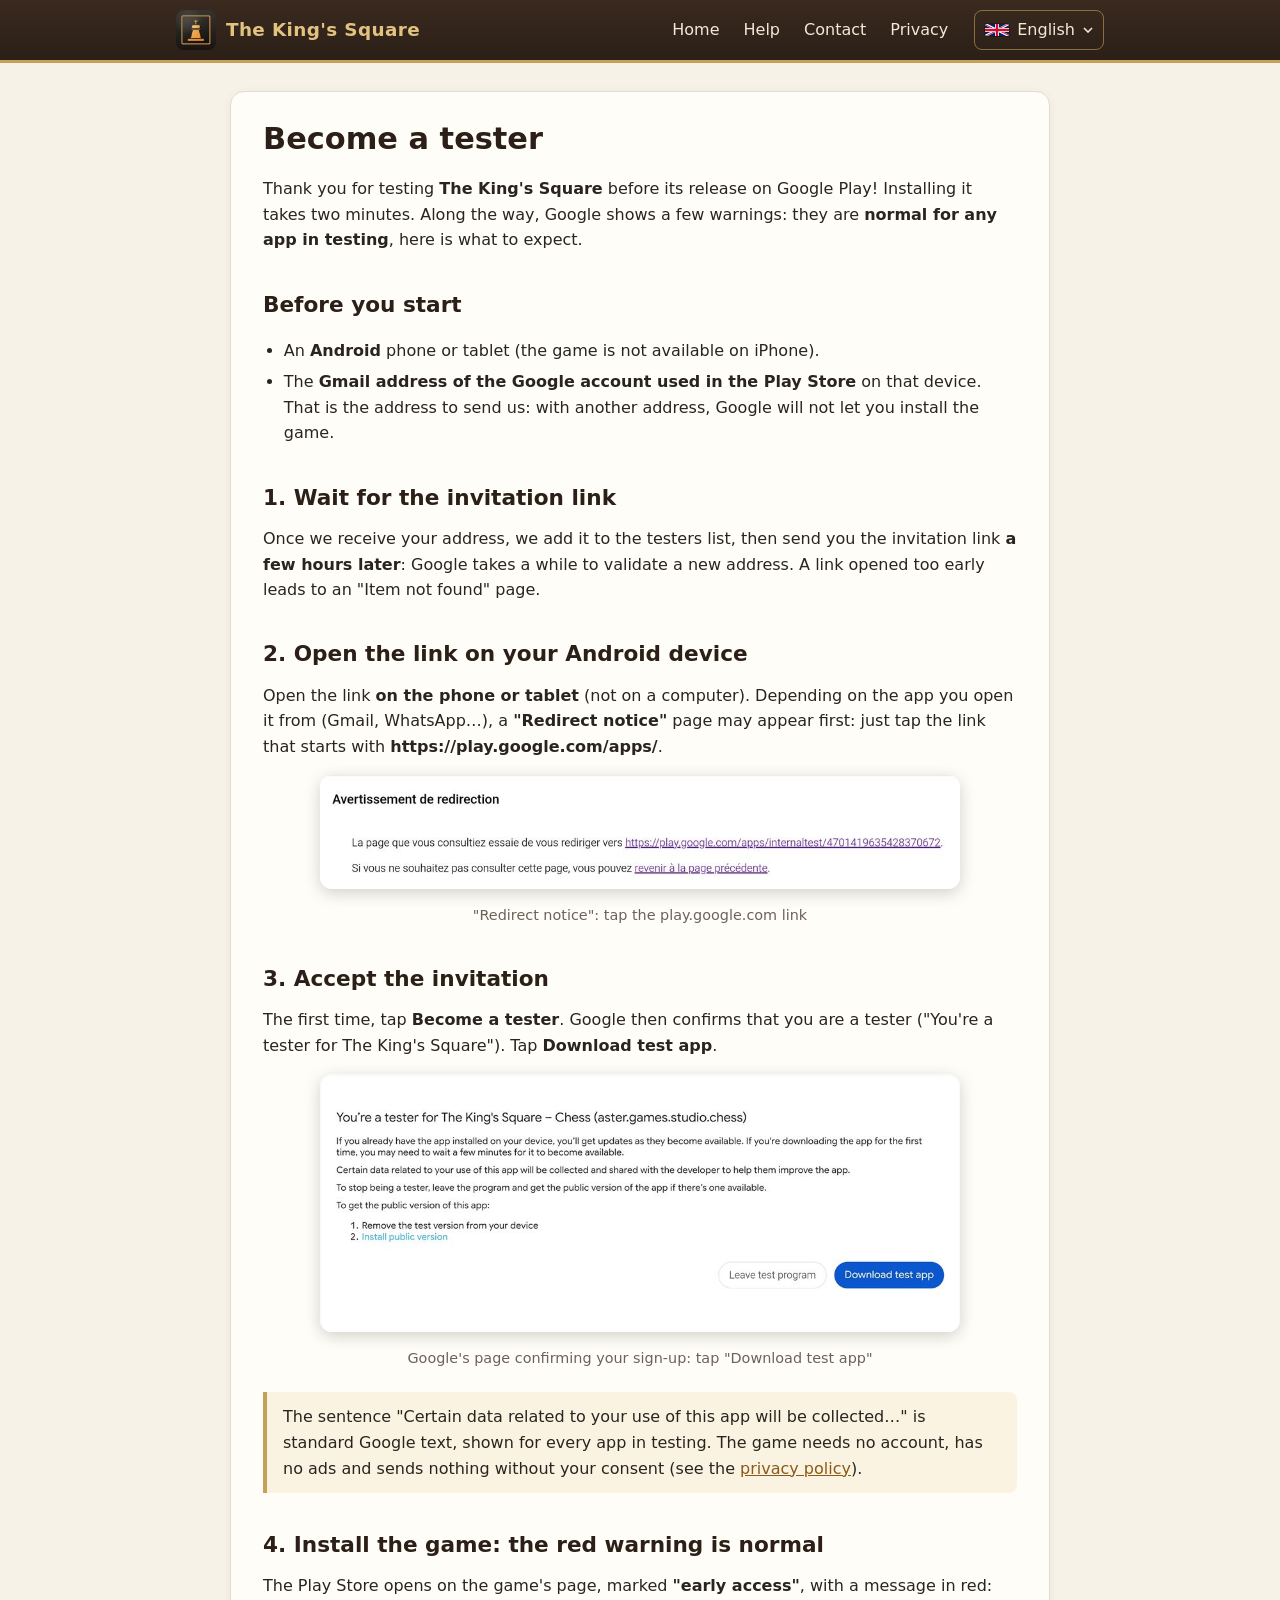
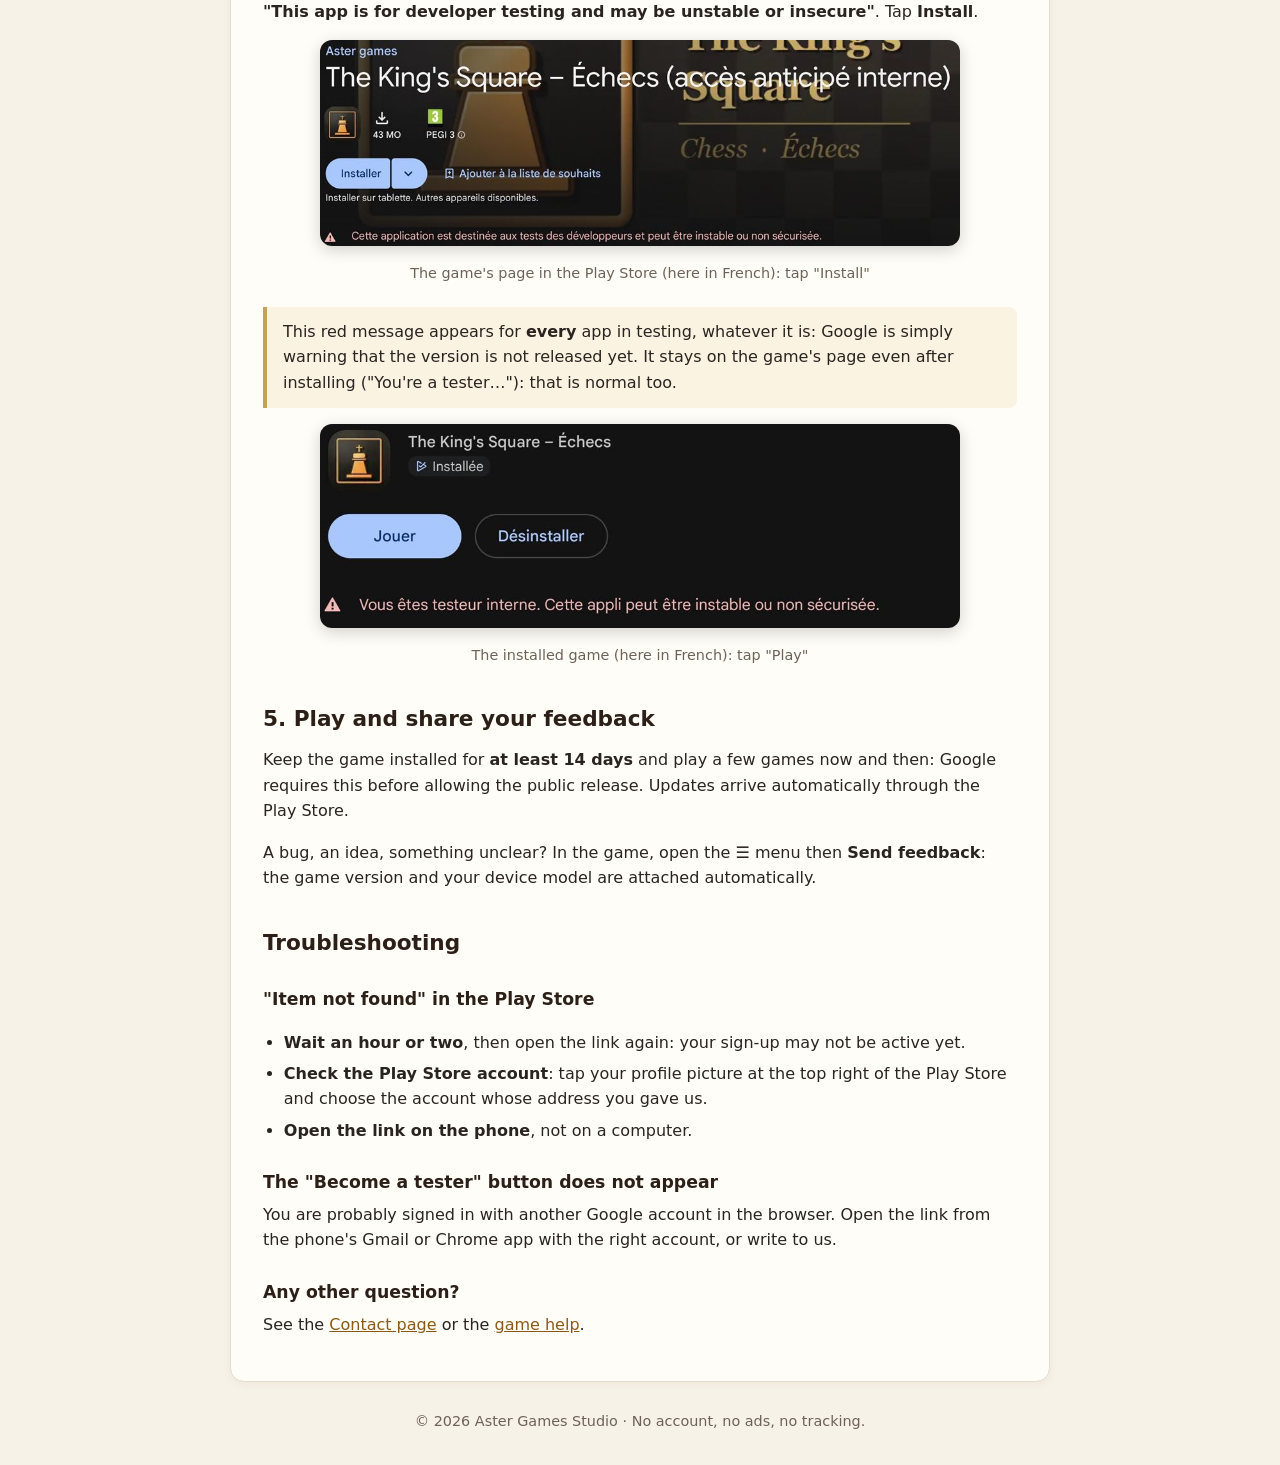
<file: testers.html>
<!doctype html>
<html lang="en">
<head>
<meta charset="utf-8">
<meta name="viewport" content="width=device-width, initial-scale=1">
<title>Become a tester — The King's Square</title>
<meta name="description" content="The King's Square, an elegant, complete chess game for Android: computer with five levels, lessons, daily puzzle, openings, online games.">
<script>(function(){var c=["en","fr"],p=null;try{p=localStorage.getItem('ksq-lang')}catch(e){}if(c.indexOf(p)<0){p="en";var l=navigator.languages||[navigator.language||''];for(var i=0;i<l.length;i++){var k=String(l[i]).toLowerCase().split('-')[0];if(c.indexOf(k)>=0){p=k;break;}}}location.replace(p+'/testers.html'+location.hash);})();</script>
<link rel="alternate" hreflang="en" href="https://aster-games-studio.github.io/en/testers.html">
<link rel="alternate" hreflang="fr" href="https://aster-games-studio.github.io/fr/testers.html">
<link rel="alternate" hreflang="x-default" href="https://aster-games-studio.github.io/testers.html">
<link rel="icon" href="assets/icon.png">
<link rel="stylesheet" href="assets/style.css">
<script defer src="assets/site.js"></script>
</head>
<body class="page-testers">
<header class="top">
  <div class="bar">
    <a class="brand" href="en/index.html"><img src="assets/icon.png" alt="" width="40" height="40"><span>The King's Square</span></a>
    <nav class="nav" aria-label="Menu"><a href="en/index.html">Home</a><a href="en/help.html">Help</a><a href="en/contact.html">Contact</a><a href="en/privacy.html">Privacy</a></nav>
    <details class="lang">
      <summary title="Language"><img src="assets/flags/gb.svg" alt="" width="24" height="16"><span>English</span><svg class="caret" viewBox="0 0 10 6" width="10" height="6" aria-hidden="true"><path d="M1 1l4 4 4-4" fill="none" stroke="currentColor" stroke-width="1.6"/></svg></summary>
      <ul><li><a href="en/testers.html" hreflang="en" lang="en" data-lang="en" aria-current="true"><img src="assets/flags/gb.svg" alt="" width="24" height="16"><span>English</span></a></li><li><a href="fr/testers.html" hreflang="fr" lang="fr" data-lang="fr"><img src="assets/flags/fr.svg" alt="" width="24" height="16"><span>Français</span></a></li></ul>
    </details>
  </div>
</header>
<main class="content">
<h1>Become a tester</h1>
<p>Thank you for testing <strong>The King's Square</strong> before its release on Google Play! Installing it takes two minutes. Along the way, Google shows a few warnings: they are <strong>normal for any app in testing</strong>, here is what to expect.</p>
<h2>Before you start</h2>
<ul><li>An <strong>Android</strong> phone or tablet (the game is not available on iPhone).</li><li>The <strong>Gmail address of the Google account used in the Play Store</strong> on that device. That is the address to send us: with another address, Google will not let you install the game.</li></ul>
<h2>1. Wait for the invitation link</h2>
<p>Once we receive your address, we add it to the testers list, then send you the invitation link <strong>a few hours later</strong>: Google takes a while to validate a new address. A link opened too early leads to an &quot;Item not found&quot; page.</p>
<h2>2. Open the link on your Android device</h2>
<p>Open the link <strong>on the phone or tablet</strong> (not on a computer). Depending on the app you open it from (Gmail, WhatsApp…), a <strong>&quot;Redirect notice&quot;</strong> page may appear first: just tap the link that starts with <strong>https://play.google.com/apps/</strong>.</p>
<figure class="shot"><img src="assets/testers/redirect.jpg" alt="&quot;Redirect notice&quot;: tap the play.google.com link" loading="lazy"><figcaption>&quot;Redirect notice&quot;: tap the play.google.com link</figcaption></figure>
<h2>3. Accept the invitation</h2>
<p>The first time, tap <strong>Become a tester</strong>. Google then confirms that you are a tester (&quot;You're a tester for The King's Square&quot;). Tap <strong>Download test app</strong>.</p>
<figure class="shot"><img src="assets/testers/tester.jpg" alt="Google's page confirming your sign-up: tap &quot;Download test app&quot;" loading="lazy"><figcaption>Google's page confirming your sign-up: tap &quot;Download test app&quot;</figcaption></figure>
<p class="note">The sentence &quot;Certain data related to your use of this app will be collected…&quot; is standard Google text, shown for every app in testing. The game needs no account, has no ads and sends nothing without your consent (see the <a href="privacy.html">privacy policy</a>).</p>
<h2>4. Install the game: the red warning is normal</h2>
<p>The Play Store opens on the game's page, marked <strong>&quot;early access&quot;</strong>, with a message in red: <strong>&quot;This app is for developer testing and may be unstable or insecure&quot;</strong>. Tap <strong>Install</strong>.</p>
<figure class="shot"><img src="assets/testers/store.jpg" alt="The game's page in the Play Store (here in French): tap &quot;Install&quot;" loading="lazy"><figcaption>The game's page in the Play Store (here in French): tap &quot;Install&quot;</figcaption></figure>
<p class="note">This red message appears for <strong>every</strong> app in testing, whatever it is: Google is simply warning that the version is not released yet. It stays on the game's page even after installing (&quot;You're a tester…&quot;): that is normal too.</p>
<figure class="shot"><img src="assets/testers/installed.jpg" alt="The installed game (here in French): tap &quot;Play&quot;" loading="lazy"><figcaption>The installed game (here in French): tap &quot;Play&quot;</figcaption></figure>
<h2>5. Play and share your feedback</h2>
<p>Keep the game installed for <strong>at least 14 days</strong> and play a few games now and then: Google requires this before allowing the public release. Updates arrive automatically through the Play Store.</p>
<p>A bug, an idea, something unclear? In the game, open the <strong>☰</strong> menu then <strong>Send feedback</strong>: the game version and your device model are attached automatically.</p>
<h2>Troubleshooting</h2>
<h3>&quot;Item not found&quot; in the Play Store</h3>
<ul><li><strong>Wait an hour or two</strong>, then open the link again: your sign-up may not be active yet.</li><li><strong>Check the Play Store account</strong>: tap your profile picture at the top right of the Play Store and choose the account whose address you gave us.</li><li><strong>Open the link on the phone</strong>, not on a computer.</li></ul>
<h3>The &quot;Become a tester&quot; button does not appear</h3>
<p>You are probably signed in with another Google account in the browser. Open the link from the phone's Gmail or Chrome app with the right account, or write to us.</p>
<h3>Any other question?</h3>
<p>See the <a href="contact.html">Contact page</a> or the <a href="help.html">game help</a>.</p>
</main>
<footer class="foot">© 2026 Aster Games Studio · No account, no ads, no tracking.</footer>
</body>
</html>
</file>
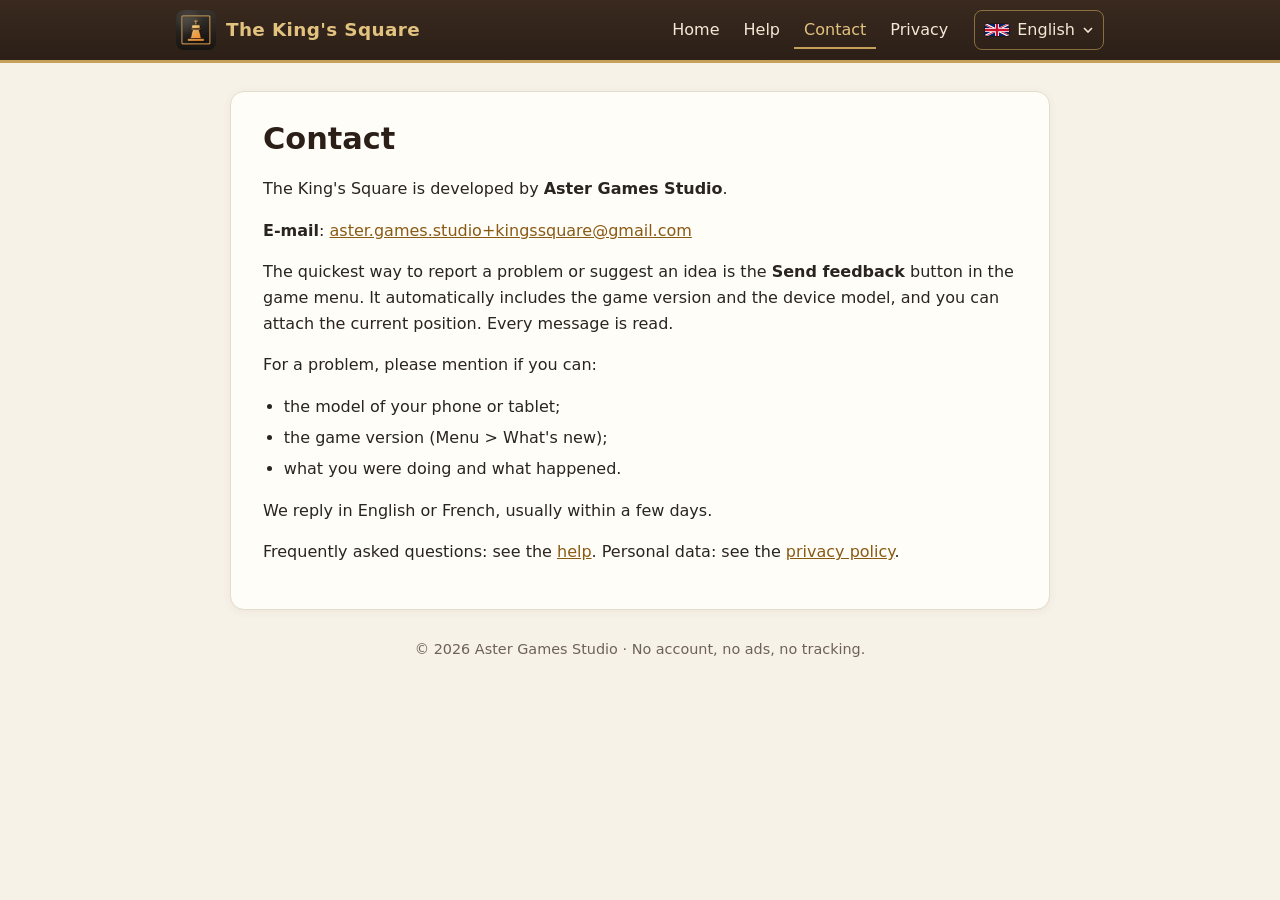
<file: en/contact.html>
<!doctype html>
<html lang="en">
<head>
<meta charset="utf-8">
<meta name="viewport" content="width=device-width, initial-scale=1">
<title>Contact — The King's Square</title>
<meta name="description" content="The King's Square, an elegant, complete chess game for Android: computer with five levels, lessons, daily puzzle, openings, online games.">

<link rel="alternate" hreflang="en" href="https://aster-games-studio.github.io/en/contact.html">
<link rel="alternate" hreflang="fr" href="https://aster-games-studio.github.io/fr/contact.html">
<link rel="alternate" hreflang="x-default" href="https://aster-games-studio.github.io/contact.html">
<link rel="icon" href="../assets/icon.png">
<link rel="stylesheet" href="../assets/style.css">
<script defer src="../assets/site.js"></script>
</head>
<body class="page-contact">
<header class="top">
  <div class="bar">
    <a class="brand" href="index.html"><img src="../assets/icon.png" alt="" width="40" height="40"><span>The King's Square</span></a>
    <nav class="nav" aria-label="Menu"><a href="index.html">Home</a><a href="help.html">Help</a><a href="contact.html" aria-current="page">Contact</a><a href="privacy.html">Privacy</a></nav>
    <details class="lang">
      <summary title="Language"><img src="../assets/flags/gb.svg" alt="" width="24" height="16"><span>English</span><svg class="caret" viewBox="0 0 10 6" width="10" height="6" aria-hidden="true"><path d="M1 1l4 4 4-4" fill="none" stroke="currentColor" stroke-width="1.6"/></svg></summary>
      <ul><li><a href="../en/contact.html" hreflang="en" lang="en" data-lang="en" aria-current="true"><img src="../assets/flags/gb.svg" alt="" width="24" height="16"><span>English</span></a></li><li><a href="../fr/contact.html" hreflang="fr" lang="fr" data-lang="fr"><img src="../assets/flags/fr.svg" alt="" width="24" height="16"><span>Français</span></a></li></ul>
    </details>
  </div>
</header>
<main class="content">
<h1>Contact</h1>
<p>The King's Square is developed by <strong>Aster Games Studio</strong>.</p>
<p><strong>E-mail</strong>: <a href="mailto:aster.games.studio+kingssquare@gmail.com">aster.games.studio+kingssquare@gmail.com</a></p>
<p>The quickest way to report a problem or suggest an idea is the <strong>Send feedback</strong> button in the game menu. It automatically includes the game version and the device model, and you can attach the current position. Every message is read.</p>
<p>For a problem, please mention if you can:</p>
<ul><li>the model of your phone or tablet;</li><li>the game version (Menu &gt; What's new);</li><li>what you were doing and what happened.</li></ul>
<p>We reply in English or French, usually within a few days.</p>
<p>Frequently asked questions: see the <a href="help.html">help</a>. Personal data: see the <a href="privacy.html">privacy policy</a>.</p>
</main>
<footer class="foot">© 2026 Aster Games Studio · No account, no ads, no tracking.</footer>
</body>
</html>
</file>
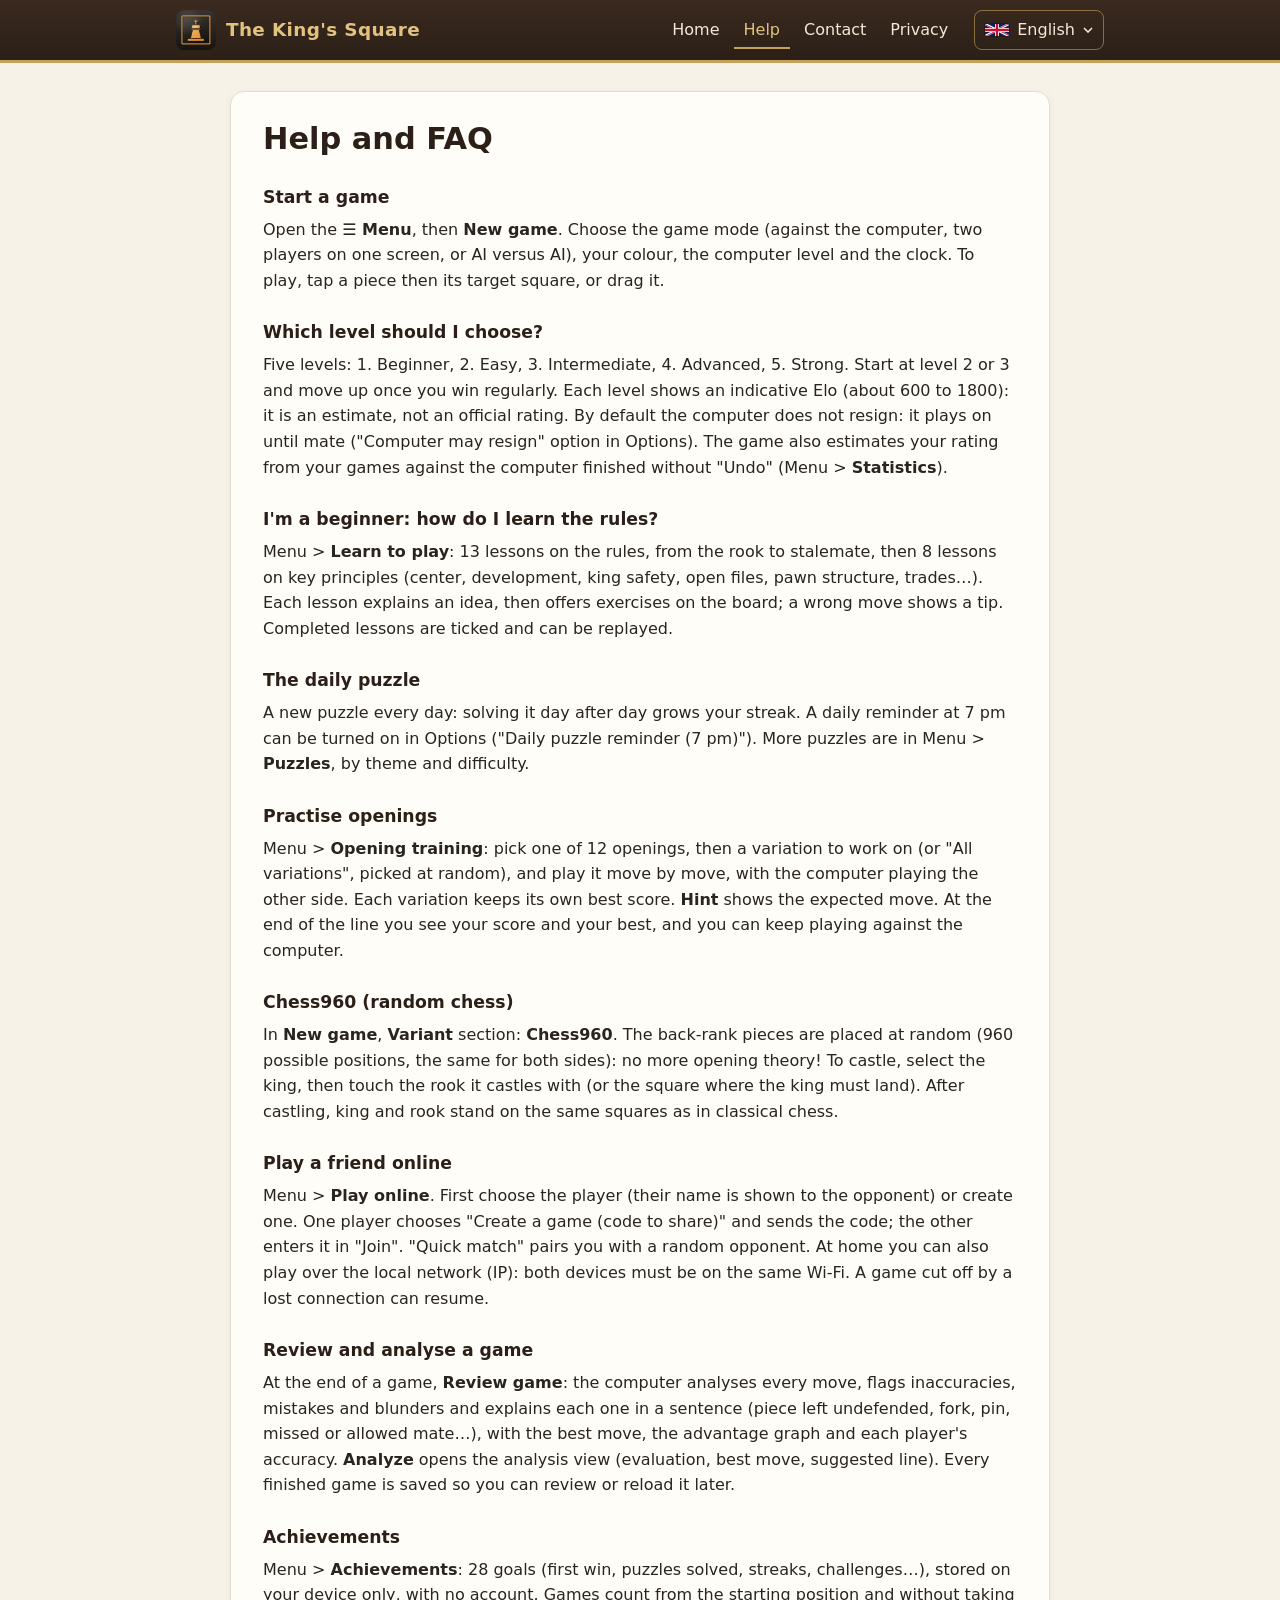
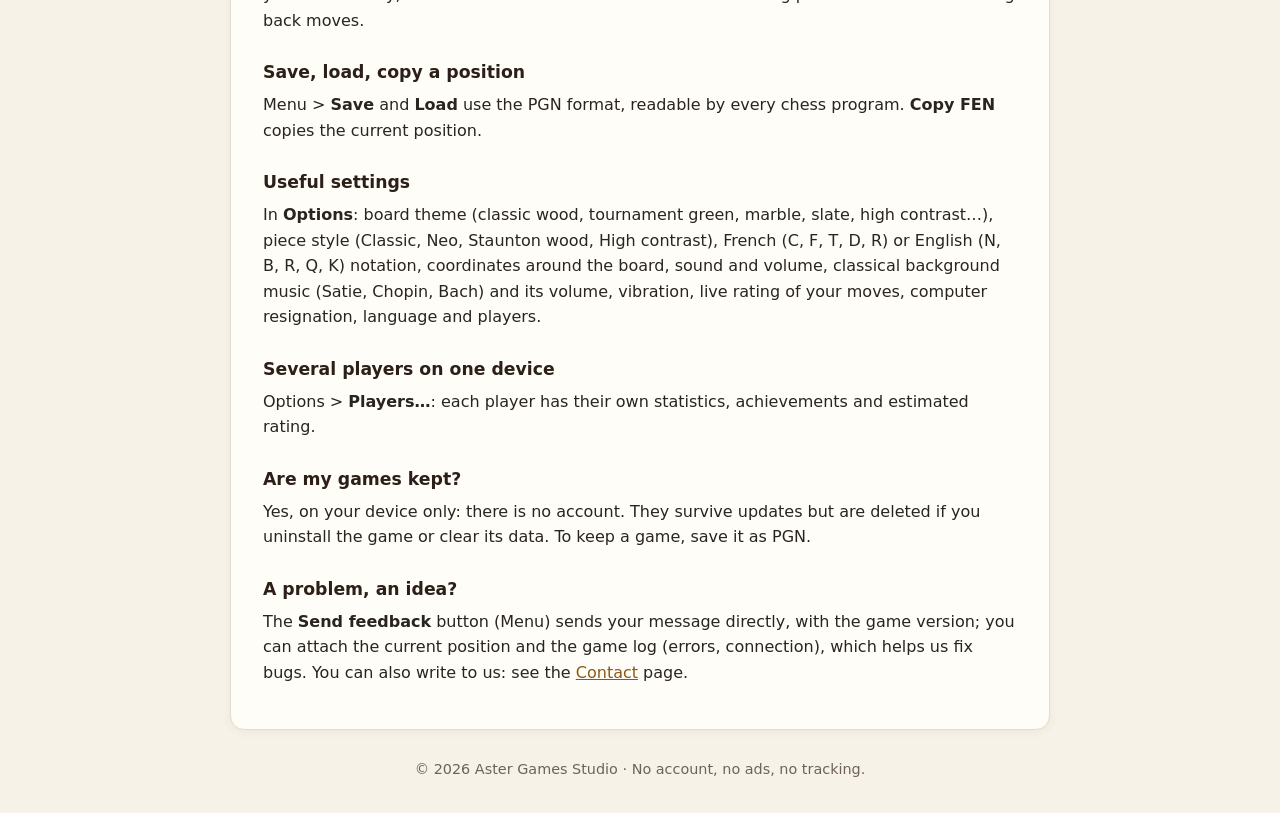
<file: en/help.html>
<!doctype html>
<html lang="en">
<head>
<meta charset="utf-8">
<meta name="viewport" content="width=device-width, initial-scale=1">
<title>Help — The King's Square</title>
<meta name="description" content="The King's Square, an elegant, complete chess game for Android: computer with five levels, lessons, daily puzzle, openings, online games.">

<link rel="alternate" hreflang="en" href="https://aster-games-studio.github.io/en/help.html">
<link rel="alternate" hreflang="fr" href="https://aster-games-studio.github.io/fr/help.html">
<link rel="alternate" hreflang="x-default" href="https://aster-games-studio.github.io/help.html">
<link rel="icon" href="../assets/icon.png">
<link rel="stylesheet" href="../assets/style.css">
<script defer src="../assets/site.js"></script>
</head>
<body class="page-help">
<header class="top">
  <div class="bar">
    <a class="brand" href="index.html"><img src="../assets/icon.png" alt="" width="40" height="40"><span>The King's Square</span></a>
    <nav class="nav" aria-label="Menu"><a href="index.html">Home</a><a href="help.html" aria-current="page">Help</a><a href="contact.html">Contact</a><a href="privacy.html">Privacy</a></nav>
    <details class="lang">
      <summary title="Language"><img src="../assets/flags/gb.svg" alt="" width="24" height="16"><span>English</span><svg class="caret" viewBox="0 0 10 6" width="10" height="6" aria-hidden="true"><path d="M1 1l4 4 4-4" fill="none" stroke="currentColor" stroke-width="1.6"/></svg></summary>
      <ul><li><a href="../en/help.html" hreflang="en" lang="en" data-lang="en" aria-current="true"><img src="../assets/flags/gb.svg" alt="" width="24" height="16"><span>English</span></a></li><li><a href="../fr/help.html" hreflang="fr" lang="fr" data-lang="fr"><img src="../assets/flags/fr.svg" alt="" width="24" height="16"><span>Français</span></a></li></ul>
    </details>
  </div>
</header>
<main class="content">
<h1>Help and FAQ</h1>
<h3>Start a game</h3>
<p>Open the <strong>☰ Menu</strong>, then <strong>New game</strong>. Choose the game mode (against the computer, two players on one screen, or AI versus AI), your colour, the computer level and the clock. To play, tap a piece then its target square, or drag it.</p>
<h3>Which level should I choose?</h3>
<p>Five levels: 1. Beginner, 2. Easy, 3. Intermediate, 4. Advanced, 5. Strong. Start at level 2 or 3 and move up once you win regularly. Each level shows an indicative Elo (about 600 to 1800): it is an estimate, not an official rating. By default the computer does not resign: it plays on until mate (&quot;Computer may resign&quot; option in Options). The game also estimates your rating from your games against the computer finished without &quot;Undo&quot; (Menu &gt; <strong>Statistics</strong>).</p>
<h3>I'm a beginner: how do I learn the rules?</h3>
<p>Menu &gt; <strong>Learn to play</strong>: 13 lessons on the rules, from the rook to stalemate, then 8 lessons on key principles (center, development, king safety, open files, pawn structure, trades…). Each lesson explains an idea, then offers exercises on the board; a wrong move shows a tip. Completed lessons are ticked and can be replayed.</p>
<h3>The daily puzzle</h3>
<p>A new puzzle every day: solving it day after day grows your streak. A daily reminder at 7 pm can be turned on in Options (&quot;Daily puzzle reminder (7 pm)&quot;). More puzzles are in Menu &gt; <strong>Puzzles</strong>, by theme and difficulty.</p>
<h3>Practise openings</h3>
<p>Menu &gt; <strong>Opening training</strong>: pick one of 12 openings, then a variation to work on (or &quot;All variations&quot;, picked at random), and play it move by move, with the computer playing the other side. Each variation keeps its own best score. <strong>Hint</strong> shows the expected move. At the end of the line you see your score and your best, and you can keep playing against the computer.</p>
<h3>Chess960 (random chess)</h3>
<p>In <strong>New game</strong>, <strong>Variant</strong> section: <strong>Chess960</strong>. The back-rank pieces are placed at random (960 possible positions, the same for both sides): no more opening theory! To castle, select the king, then touch the rook it castles with (or the square where the king must land). After castling, king and rook stand on the same squares as in classical chess.</p>
<h3>Play a friend online</h3>
<p>Menu &gt; <strong>Play online</strong>. First choose the player (their name is shown to the opponent) or create one. One player chooses &quot;Create a game (code to share)&quot; and sends the code; the other enters it in &quot;Join&quot;. &quot;Quick match&quot; pairs you with a random opponent. At home you can also play over the local network (IP): both devices must be on the same Wi-Fi. A game cut off by a lost connection can resume.</p>
<h3>Review and analyse a game</h3>
<p>At the end of a game, <strong>Review game</strong>: the computer analyses every move, flags inaccuracies, mistakes and blunders and explains each one in a sentence (piece left undefended, fork, pin, missed or allowed mate…), with the best move, the advantage graph and each player's accuracy. <strong>Analyze</strong> opens the analysis view (evaluation, best move, suggested line). Every finished game is saved so you can review or reload it later.</p>
<h3>Achievements</h3>
<p>Menu &gt; <strong>Achievements</strong>: 28 goals (first win, puzzles solved, streaks, challenges…), stored on your device only, with no account. Games count from the starting position and without taking back moves.</p>
<h3>Save, load, copy a position</h3>
<p>Menu &gt; <strong>Save</strong> and <strong>Load</strong> use the PGN format, readable by every chess program. <strong>Copy FEN</strong> copies the current position.</p>
<h3>Useful settings</h3>
<p>In <strong>Options</strong>: board theme (classic wood, tournament green, marble, slate, high contrast…), piece style (Classic, Neo, Staunton wood, High contrast), French (C, F, T, D, R) or English (N, B, R, Q, K) notation, coordinates around the board, sound and volume, classical background music (Satie, Chopin, Bach) and its volume, vibration, live rating of your moves, computer resignation, language and players.</p>
<h3>Several players on one device</h3>
<p>Options &gt; <strong>Players…</strong>: each player has their own statistics, achievements and estimated rating.</p>
<h3>Are my games kept?</h3>
<p>Yes, on your device only: there is no account. They survive updates but are deleted if you uninstall the game or clear its data. To keep a game, save it as PGN.</p>
<h3>A problem, an idea?</h3>
<p>The <strong>Send feedback</strong> button (Menu) sends your message directly, with the game version; you can attach the current position and the game log (errors, connection), which helps us fix bugs. You can also write to us: see the <a href="contact.html">Contact</a> page.</p>
</main>
<footer class="foot">© 2026 Aster Games Studio · No account, no ads, no tracking.</footer>
</body>
</html>
</file>
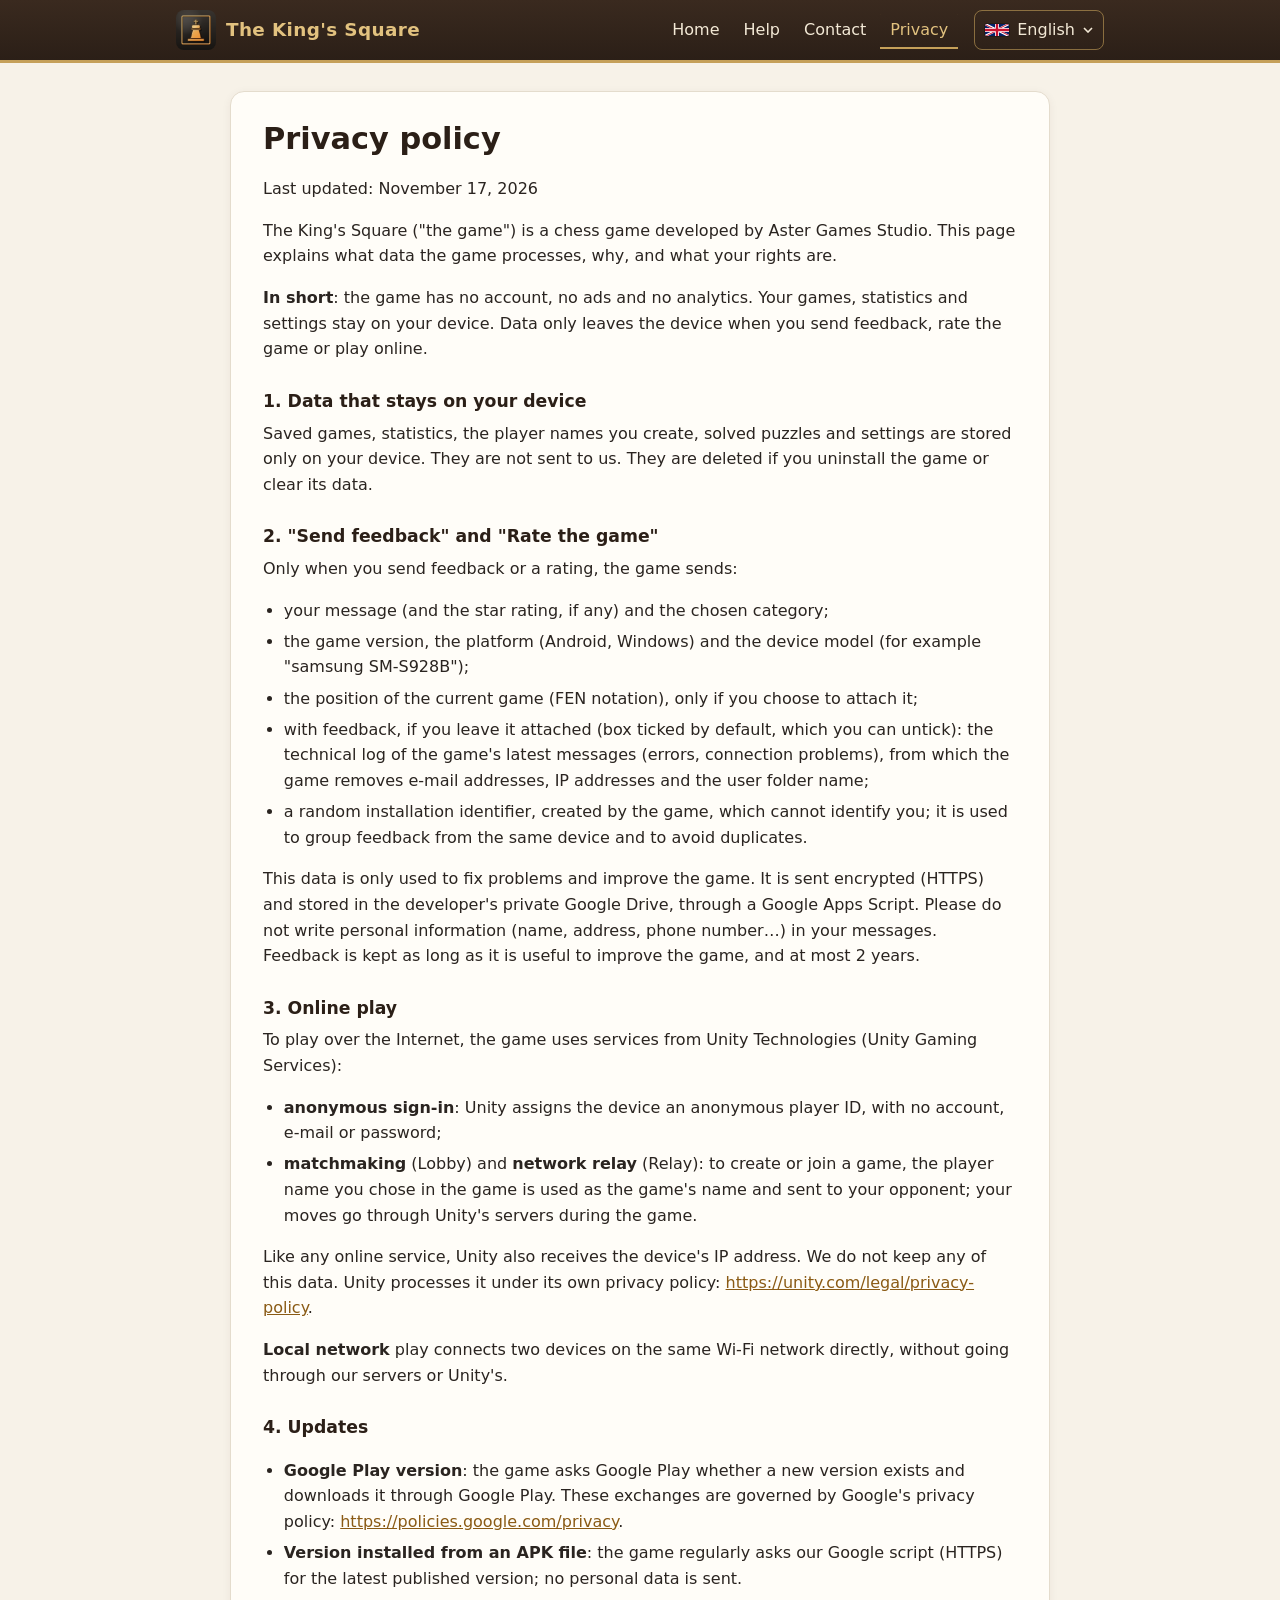
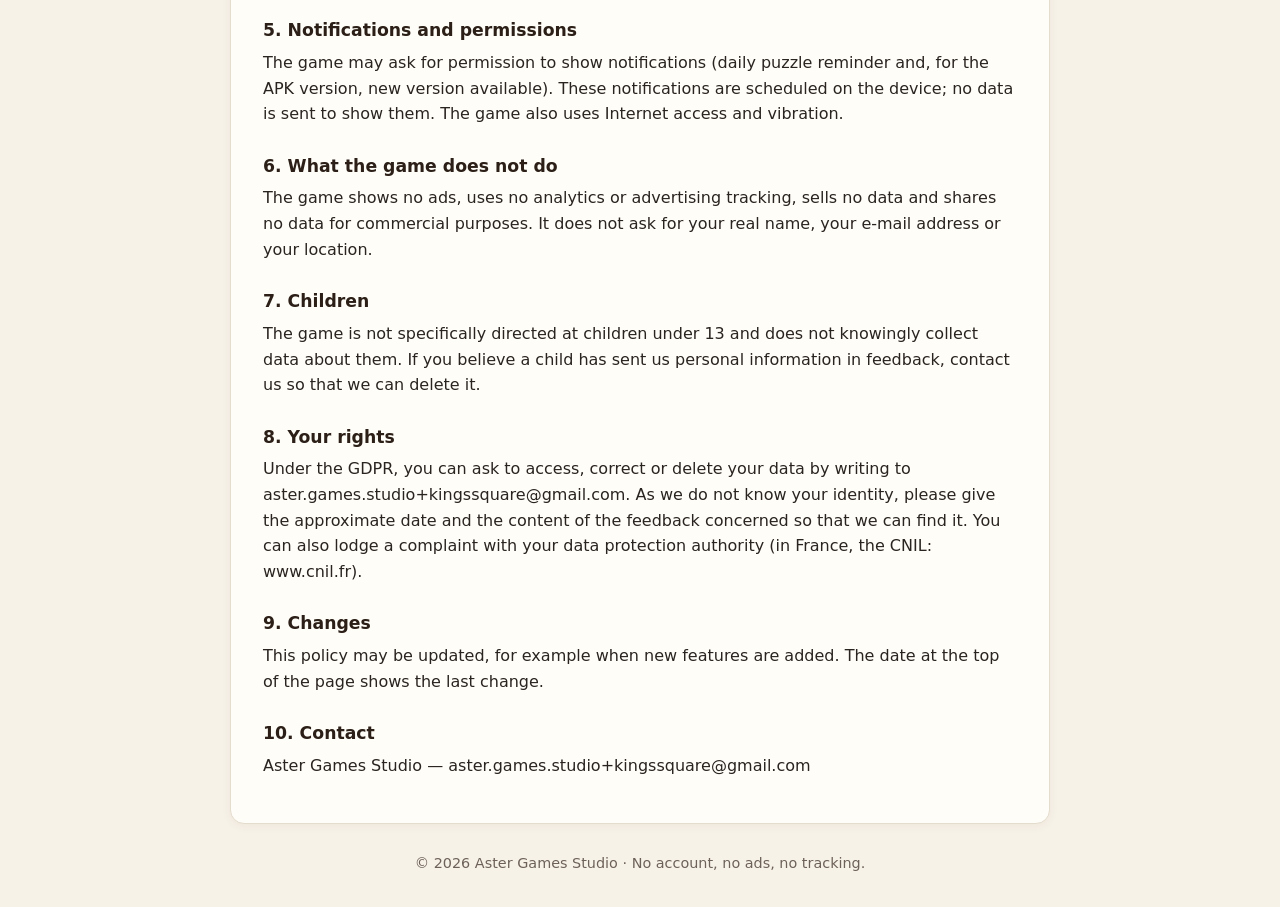
<file: en/privacy.html>
<!doctype html>
<html lang="en">
<head>
<meta charset="utf-8">
<meta name="viewport" content="width=device-width, initial-scale=1">
<title>Privacy policy — The King's Square</title>
<meta name="description" content="The King's Square, an elegant, complete chess game for Android: computer with five levels, lessons, daily puzzle, openings, online games.">

<link rel="alternate" hreflang="en" href="https://aster-games-studio.github.io/en/privacy.html">
<link rel="alternate" hreflang="fr" href="https://aster-games-studio.github.io/fr/privacy.html">
<link rel="alternate" hreflang="x-default" href="https://aster-games-studio.github.io/privacy.html">
<link rel="icon" href="../assets/icon.png">
<link rel="stylesheet" href="../assets/style.css">
<script defer src="../assets/site.js"></script>
</head>
<body class="page-privacy">
<header class="top">
  <div class="bar">
    <a class="brand" href="index.html"><img src="../assets/icon.png" alt="" width="40" height="40"><span>The King's Square</span></a>
    <nav class="nav" aria-label="Menu"><a href="index.html">Home</a><a href="help.html">Help</a><a href="contact.html">Contact</a><a href="privacy.html" aria-current="page">Privacy</a></nav>
    <details class="lang">
      <summary title="Language"><img src="../assets/flags/gb.svg" alt="" width="24" height="16"><span>English</span><svg class="caret" viewBox="0 0 10 6" width="10" height="6" aria-hidden="true"><path d="M1 1l4 4 4-4" fill="none" stroke="currentColor" stroke-width="1.6"/></svg></summary>
      <ul><li><a href="../en/privacy.html" hreflang="en" lang="en" data-lang="en" aria-current="true"><img src="../assets/flags/gb.svg" alt="" width="24" height="16"><span>English</span></a></li><li><a href="../fr/privacy.html" hreflang="fr" lang="fr" data-lang="fr"><img src="../assets/flags/fr.svg" alt="" width="24" height="16"><span>Français</span></a></li></ul>
    </details>
  </div>
</header>
<main class="content">
<h1>Privacy policy</h1>
<p>Last updated: November 17, 2026</p>
<p>The King's Square (&quot;the game&quot;) is a chess game developed by Aster Games Studio. This page explains what data the game processes, why, and what your rights are.</p>
<p><strong>In short</strong>: the game has no account, no ads and no analytics. Your games, statistics and settings stay on your device. Data only leaves the device when you send feedback, rate the game or play online.</p>
<h3>1. Data that stays on your device</h3>
<p>Saved games, statistics, the player names you create, solved puzzles and settings are stored only on your device. They are not sent to us. They are deleted if you uninstall the game or clear its data.</p>
<h3>2. &quot;Send feedback&quot; and &quot;Rate the game&quot;</h3>
<p>Only when you send feedback or a rating, the game sends:</p>
<ul><li>your message (and the star rating, if any) and the chosen category;</li><li>the game version, the platform (Android, Windows) and the device model (for example &quot;samsung SM-S928B&quot;);</li><li>the position of the current game (FEN notation), only if you choose to attach it;</li><li>with feedback, if you leave it attached (box ticked by default, which you can untick): the technical log of the game's latest messages (errors, connection problems), from which the game removes e-mail addresses, IP addresses and the user folder name;</li><li>a random installation identifier, created by the game, which cannot identify you; it is used to group feedback from the same device and to avoid duplicates.</li></ul>
<p>This data is only used to fix problems and improve the game. It is sent encrypted (HTTPS) and stored in the developer's private Google Drive, through a Google Apps Script. Please do not write personal information (name, address, phone number…) in your messages. Feedback is kept as long as it is useful to improve the game, and at most 2 years.</p>
<h3>3. Online play</h3>
<p>To play over the Internet, the game uses services from Unity Technologies (Unity Gaming Services):</p>
<ul><li><strong>anonymous sign-in</strong>: Unity assigns the device an anonymous player ID, with no account, e-mail or password;</li><li><strong>matchmaking</strong> (Lobby) and <strong>network relay</strong> (Relay): to create or join a game, the player name you chose in the game is used as the game's name and sent to your opponent; your moves go through Unity's servers during the game.</li></ul>
<p>Like any online service, Unity also receives the device's IP address. We do not keep any of this data. Unity processes it under its own privacy policy: <a href="https://unity.com/legal/privacy-policy">https://unity.com/legal/privacy-policy</a>.</p>
<p><strong>Local network</strong> play connects two devices on the same Wi-Fi network directly, without going through our servers or Unity's.</p>
<h3>4. Updates</h3>
<ul><li><strong>Google Play version</strong>: the game asks Google Play whether a new version exists and downloads it through Google Play. These exchanges are governed by Google's privacy policy: <a href="https://policies.google.com/privacy">https://policies.google.com/privacy</a>.</li><li><strong>Version installed from an APK file</strong>: the game regularly asks our Google script (HTTPS) for the latest published version; no personal data is sent.</li></ul>
<h3>5. Notifications and permissions</h3>
<p>The game may ask for permission to show notifications (daily puzzle reminder and, for the APK version, new version available). These notifications are scheduled on the device; no data is sent to show them. The game also uses Internet access and vibration.</p>
<h3>6. What the game does not do</h3>
<p>The game shows no ads, uses no analytics or advertising tracking, sells no data and shares no data for commercial purposes. It does not ask for your real name, your e-mail address or your location.</p>
<h3>7. Children</h3>
<p>The game is not specifically directed at children under 13 and does not knowingly collect data about them. If you believe a child has sent us personal information in feedback, contact us so that we can delete it.</p>
<h3>8. Your rights</h3>
<p>Under the GDPR, you can ask to access, correct or delete your data by writing to aster.games.studio+kingssquare@gmail.com. As we do not know your identity, please give the approximate date and the content of the feedback concerned so that we can find it. You can also lodge a complaint with your data protection authority (in France, the CNIL: www.cnil.fr).</p>
<h3>9. Changes</h3>
<p>This policy may be updated, for example when new features are added. The date at the top of the page shows the last change.</p>
<h3>10. Contact</h3>
<p>Aster Games Studio — aster.games.studio+kingssquare@gmail.com</p>
</main>
<footer class="foot">© 2026 Aster Games Studio · No account, no ads, no tracking.</footer>
</body>
</html>
</file>
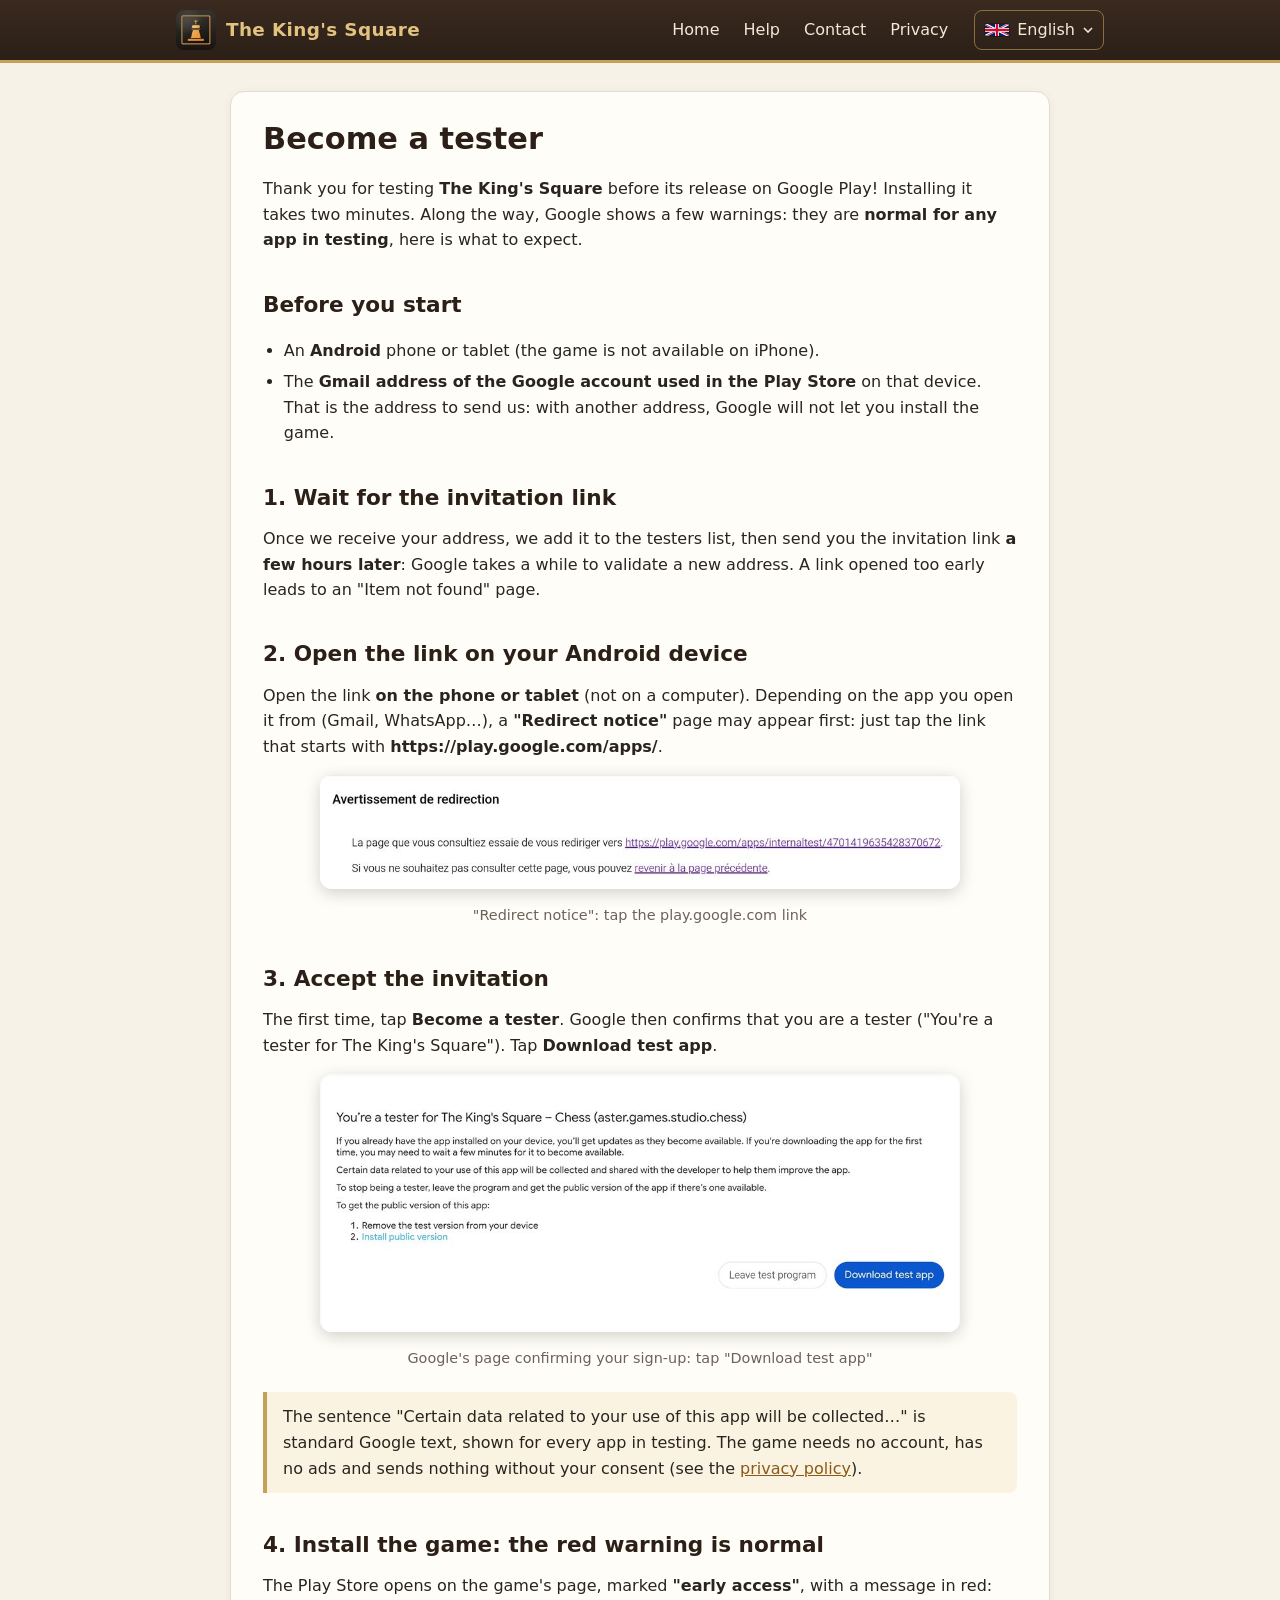
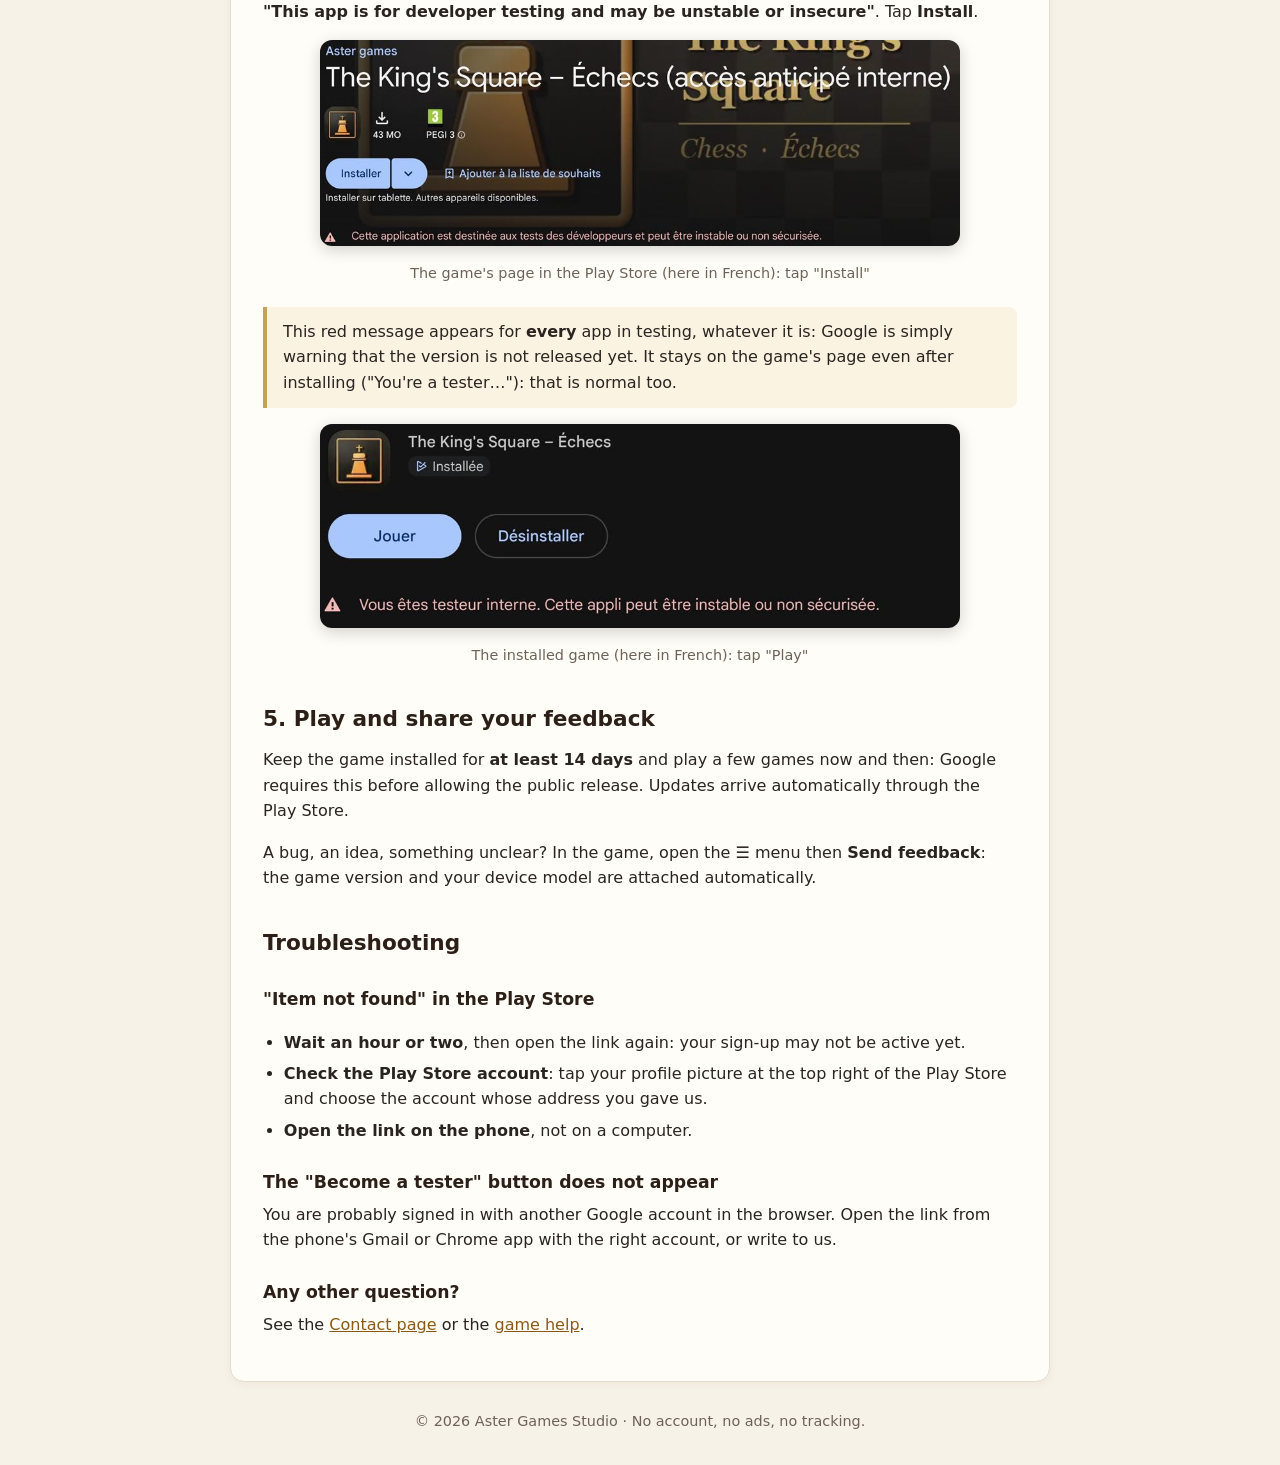
<file: en/testers.html>
<!doctype html>
<html lang="en">
<head>
<meta charset="utf-8">
<meta name="viewport" content="width=device-width, initial-scale=1">
<title>Become a tester — The King's Square</title>
<meta name="description" content="The King's Square, an elegant, complete chess game for Android: computer with five levels, lessons, daily puzzle, openings, online games.">

<link rel="alternate" hreflang="en" href="https://aster-games-studio.github.io/en/testers.html">
<link rel="alternate" hreflang="fr" href="https://aster-games-studio.github.io/fr/testers.html">
<link rel="alternate" hreflang="x-default" href="https://aster-games-studio.github.io/testers.html">
<link rel="icon" href="../assets/icon.png">
<link rel="stylesheet" href="../assets/style.css">
<script defer src="../assets/site.js"></script>
</head>
<body class="page-testers">
<header class="top">
  <div class="bar">
    <a class="brand" href="index.html"><img src="../assets/icon.png" alt="" width="40" height="40"><span>The King's Square</span></a>
    <nav class="nav" aria-label="Menu"><a href="index.html">Home</a><a href="help.html">Help</a><a href="contact.html">Contact</a><a href="privacy.html">Privacy</a></nav>
    <details class="lang">
      <summary title="Language"><img src="../assets/flags/gb.svg" alt="" width="24" height="16"><span>English</span><svg class="caret" viewBox="0 0 10 6" width="10" height="6" aria-hidden="true"><path d="M1 1l4 4 4-4" fill="none" stroke="currentColor" stroke-width="1.6"/></svg></summary>
      <ul><li><a href="../en/testers.html" hreflang="en" lang="en" data-lang="en" aria-current="true"><img src="../assets/flags/gb.svg" alt="" width="24" height="16"><span>English</span></a></li><li><a href="../fr/testers.html" hreflang="fr" lang="fr" data-lang="fr"><img src="../assets/flags/fr.svg" alt="" width="24" height="16"><span>Français</span></a></li></ul>
    </details>
  </div>
</header>
<main class="content">
<h1>Become a tester</h1>
<p>Thank you for testing <strong>The King's Square</strong> before its release on Google Play! Installing it takes two minutes. Along the way, Google shows a few warnings: they are <strong>normal for any app in testing</strong>, here is what to expect.</p>
<h2>Before you start</h2>
<ul><li>An <strong>Android</strong> phone or tablet (the game is not available on iPhone).</li><li>The <strong>Gmail address of the Google account used in the Play Store</strong> on that device. That is the address to send us: with another address, Google will not let you install the game.</li></ul>
<h2>1. Wait for the invitation link</h2>
<p>Once we receive your address, we add it to the testers list, then send you the invitation link <strong>a few hours later</strong>: Google takes a while to validate a new address. A link opened too early leads to an &quot;Item not found&quot; page.</p>
<h2>2. Open the link on your Android device</h2>
<p>Open the link <strong>on the phone or tablet</strong> (not on a computer). Depending on the app you open it from (Gmail, WhatsApp…), a <strong>&quot;Redirect notice&quot;</strong> page may appear first: just tap the link that starts with <strong>https://play.google.com/apps/</strong>.</p>
<figure class="shot"><img src="../assets/testers/redirect.jpg" alt="&quot;Redirect notice&quot;: tap the play.google.com link" loading="lazy"><figcaption>&quot;Redirect notice&quot;: tap the play.google.com link</figcaption></figure>
<h2>3. Accept the invitation</h2>
<p>The first time, tap <strong>Become a tester</strong>. Google then confirms that you are a tester (&quot;You're a tester for The King's Square&quot;). Tap <strong>Download test app</strong>.</p>
<figure class="shot"><img src="../assets/testers/tester.jpg" alt="Google's page confirming your sign-up: tap &quot;Download test app&quot;" loading="lazy"><figcaption>Google's page confirming your sign-up: tap &quot;Download test app&quot;</figcaption></figure>
<p class="note">The sentence &quot;Certain data related to your use of this app will be collected…&quot; is standard Google text, shown for every app in testing. The game needs no account, has no ads and sends nothing without your consent (see the <a href="privacy.html">privacy policy</a>).</p>
<h2>4. Install the game: the red warning is normal</h2>
<p>The Play Store opens on the game's page, marked <strong>&quot;early access&quot;</strong>, with a message in red: <strong>&quot;This app is for developer testing and may be unstable or insecure&quot;</strong>. Tap <strong>Install</strong>.</p>
<figure class="shot"><img src="../assets/testers/store.jpg" alt="The game's page in the Play Store (here in French): tap &quot;Install&quot;" loading="lazy"><figcaption>The game's page in the Play Store (here in French): tap &quot;Install&quot;</figcaption></figure>
<p class="note">This red message appears for <strong>every</strong> app in testing, whatever it is: Google is simply warning that the version is not released yet. It stays on the game's page even after installing (&quot;You're a tester…&quot;): that is normal too.</p>
<figure class="shot"><img src="../assets/testers/installed.jpg" alt="The installed game (here in French): tap &quot;Play&quot;" loading="lazy"><figcaption>The installed game (here in French): tap &quot;Play&quot;</figcaption></figure>
<h2>5. Play and share your feedback</h2>
<p>Keep the game installed for <strong>at least 14 days</strong> and play a few games now and then: Google requires this before allowing the public release. Updates arrive automatically through the Play Store.</p>
<p>A bug, an idea, something unclear? In the game, open the <strong>☰</strong> menu then <strong>Send feedback</strong>: the game version and your device model are attached automatically.</p>
<h2>Troubleshooting</h2>
<h3>&quot;Item not found&quot; in the Play Store</h3>
<ul><li><strong>Wait an hour or two</strong>, then open the link again: your sign-up may not be active yet.</li><li><strong>Check the Play Store account</strong>: tap your profile picture at the top right of the Play Store and choose the account whose address you gave us.</li><li><strong>Open the link on the phone</strong>, not on a computer.</li></ul>
<h3>The &quot;Become a tester&quot; button does not appear</h3>
<p>You are probably signed in with another Google account in the browser. Open the link from the phone's Gmail or Chrome app with the right account, or write to us.</p>
<h3>Any other question?</h3>
<p>See the <a href="contact.html">Contact page</a> or the <a href="help.html">game help</a>.</p>
</main>
<footer class="foot">© 2026 Aster Games Studio · No account, no ads, no tracking.</footer>
</body>
</html>
</file>
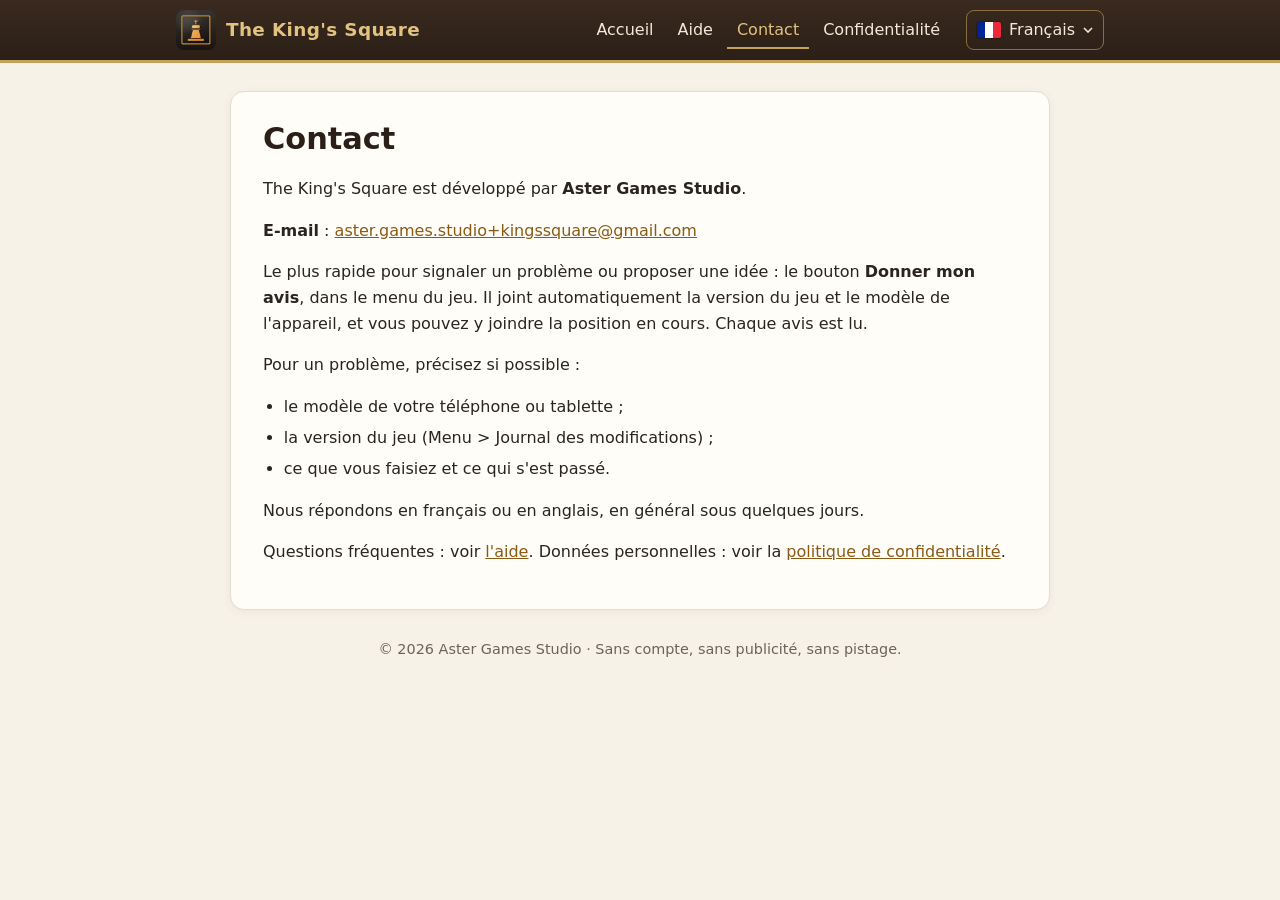
<file: fr/contact.html>
<!doctype html>
<html lang="fr">
<head>
<meta charset="utf-8">
<meta name="viewport" content="width=device-width, initial-scale=1">
<title>Contact — The King's Square</title>
<meta name="description" content="The King's Square, un jeu d'échecs élégant et complet pour Android : ordinateur à cinq niveaux, leçons, problème du jour, ouvertures, parties en ligne.">

<link rel="alternate" hreflang="en" href="https://aster-games-studio.github.io/en/contact.html">
<link rel="alternate" hreflang="fr" href="https://aster-games-studio.github.io/fr/contact.html">
<link rel="alternate" hreflang="x-default" href="https://aster-games-studio.github.io/contact.html">
<link rel="icon" href="../assets/icon.png">
<link rel="stylesheet" href="../assets/style.css">
<script defer src="../assets/site.js"></script>
</head>
<body class="page-contact">
<header class="top">
  <div class="bar">
    <a class="brand" href="index.html"><img src="../assets/icon.png" alt="" width="40" height="40"><span>The King's Square</span></a>
    <nav class="nav" aria-label="Menu"><a href="index.html">Accueil</a><a href="help.html">Aide</a><a href="contact.html" aria-current="page">Contact</a><a href="privacy.html">Confidentialité</a></nav>
    <details class="lang">
      <summary title="Langue"><img src="../assets/flags/fr.svg" alt="" width="24" height="16"><span>Français</span><svg class="caret" viewBox="0 0 10 6" width="10" height="6" aria-hidden="true"><path d="M1 1l4 4 4-4" fill="none" stroke="currentColor" stroke-width="1.6"/></svg></summary>
      <ul><li><a href="../en/contact.html" hreflang="en" lang="en" data-lang="en"><img src="../assets/flags/gb.svg" alt="" width="24" height="16"><span>English</span></a></li><li><a href="../fr/contact.html" hreflang="fr" lang="fr" data-lang="fr" aria-current="true"><img src="../assets/flags/fr.svg" alt="" width="24" height="16"><span>Français</span></a></li></ul>
    </details>
  </div>
</header>
<main class="content">
<h1>Contact</h1>
<p>The King's Square est développé par <strong>Aster Games Studio</strong>.</p>
<p><strong>E-mail</strong> : <a href="mailto:aster.games.studio+kingssquare@gmail.com">aster.games.studio+kingssquare@gmail.com</a></p>
<p>Le plus rapide pour signaler un problème ou proposer une idée : le bouton <strong>Donner mon avis</strong>, dans le menu du jeu. Il joint automatiquement la version du jeu et le modèle de l'appareil, et vous pouvez y joindre la position en cours. Chaque avis est lu.</p>
<p>Pour un problème, précisez si possible :</p>
<ul><li>le modèle de votre téléphone ou tablette ;</li><li>la version du jeu (Menu &gt; Journal des modifications) ;</li><li>ce que vous faisiez et ce qui s'est passé.</li></ul>
<p>Nous répondons en français ou en anglais, en général sous quelques jours.</p>
<p>Questions fréquentes : voir <a href="help.html">l'aide</a>. Données personnelles : voir la <a href="privacy.html">politique de confidentialité</a>.</p>
</main>
<footer class="foot">© 2026 Aster Games Studio · Sans compte, sans publicité, sans pistage.</footer>
</body>
</html>
</file>
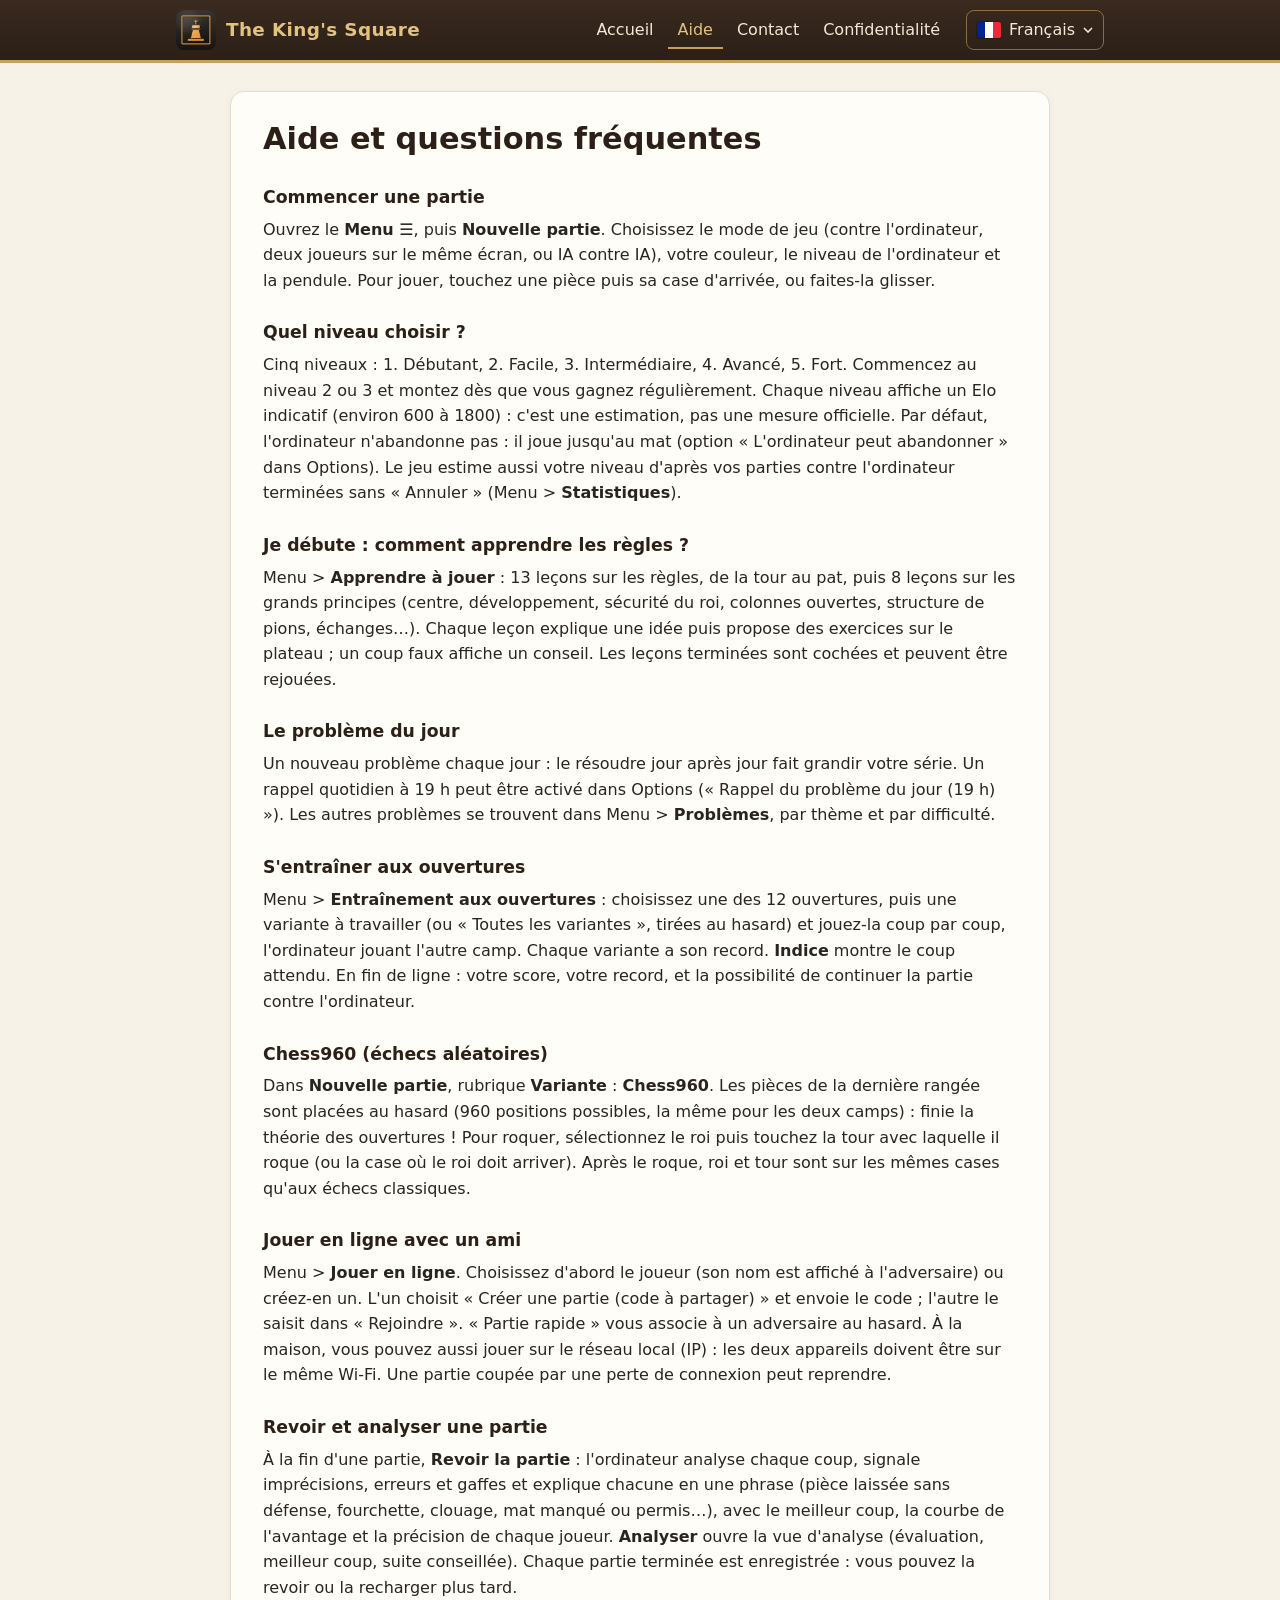
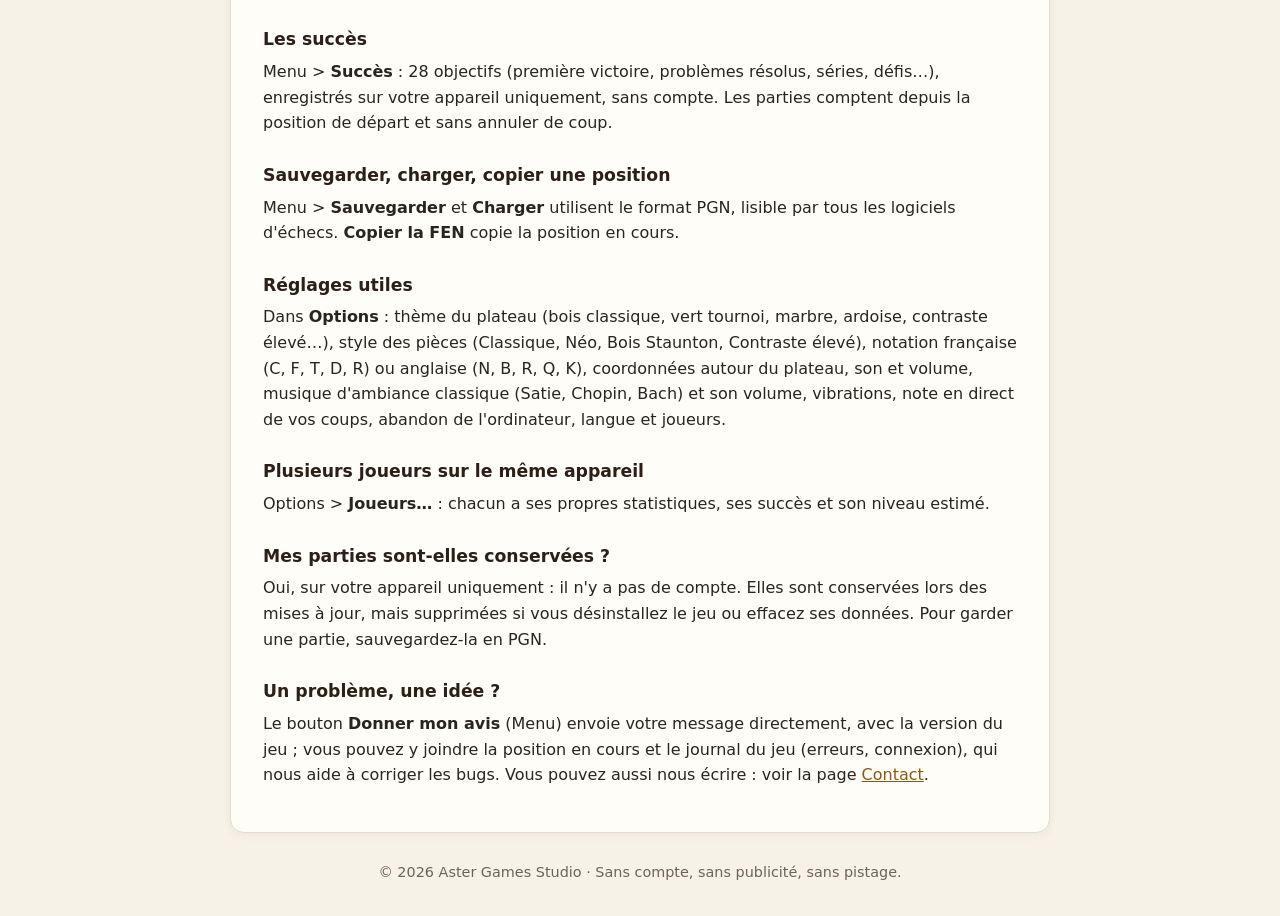
<file: fr/help.html>
<!doctype html>
<html lang="fr">
<head>
<meta charset="utf-8">
<meta name="viewport" content="width=device-width, initial-scale=1">
<title>Aide — The King's Square</title>
<meta name="description" content="The King's Square, un jeu d'échecs élégant et complet pour Android : ordinateur à cinq niveaux, leçons, problème du jour, ouvertures, parties en ligne.">

<link rel="alternate" hreflang="en" href="https://aster-games-studio.github.io/en/help.html">
<link rel="alternate" hreflang="fr" href="https://aster-games-studio.github.io/fr/help.html">
<link rel="alternate" hreflang="x-default" href="https://aster-games-studio.github.io/help.html">
<link rel="icon" href="../assets/icon.png">
<link rel="stylesheet" href="../assets/style.css">
<script defer src="../assets/site.js"></script>
</head>
<body class="page-help">
<header class="top">
  <div class="bar">
    <a class="brand" href="index.html"><img src="../assets/icon.png" alt="" width="40" height="40"><span>The King's Square</span></a>
    <nav class="nav" aria-label="Menu"><a href="index.html">Accueil</a><a href="help.html" aria-current="page">Aide</a><a href="contact.html">Contact</a><a href="privacy.html">Confidentialité</a></nav>
    <details class="lang">
      <summary title="Langue"><img src="../assets/flags/fr.svg" alt="" width="24" height="16"><span>Français</span><svg class="caret" viewBox="0 0 10 6" width="10" height="6" aria-hidden="true"><path d="M1 1l4 4 4-4" fill="none" stroke="currentColor" stroke-width="1.6"/></svg></summary>
      <ul><li><a href="../en/help.html" hreflang="en" lang="en" data-lang="en"><img src="../assets/flags/gb.svg" alt="" width="24" height="16"><span>English</span></a></li><li><a href="../fr/help.html" hreflang="fr" lang="fr" data-lang="fr" aria-current="true"><img src="../assets/flags/fr.svg" alt="" width="24" height="16"><span>Français</span></a></li></ul>
    </details>
  </div>
</header>
<main class="content">
<h1>Aide et questions fréquentes</h1>
<h3>Commencer une partie</h3>
<p>Ouvrez le <strong>Menu ☰</strong>, puis <strong>Nouvelle partie</strong>. Choisissez le mode de jeu (contre l'ordinateur, deux joueurs sur le même écran, ou IA contre IA), votre couleur, le niveau de l'ordinateur et la pendule. Pour jouer, touchez une pièce puis sa case d'arrivée, ou faites-la glisser.</p>
<h3>Quel niveau choisir ?</h3>
<p>Cinq niveaux : 1. Débutant, 2. Facile, 3. Intermédiaire, 4. Avancé, 5. Fort. Commencez au niveau 2 ou 3 et montez dès que vous gagnez régulièrement. Chaque niveau affiche un Elo indicatif (environ 600 à 1800) : c'est une estimation, pas une mesure officielle. Par défaut, l'ordinateur n'abandonne pas : il joue jusqu'au mat (option « L'ordinateur peut abandonner » dans Options). Le jeu estime aussi votre niveau d'après vos parties contre l'ordinateur terminées sans « Annuler » (Menu &gt; <strong>Statistiques</strong>).</p>
<h3>Je débute : comment apprendre les règles ?</h3>
<p>Menu &gt; <strong>Apprendre à jouer</strong> : 13 leçons sur les règles, de la tour au pat, puis 8 leçons sur les grands principes (centre, développement, sécurité du roi, colonnes ouvertes, structure de pions, échanges…). Chaque leçon explique une idée puis propose des exercices sur le plateau ; un coup faux affiche un conseil. Les leçons terminées sont cochées et peuvent être rejouées.</p>
<h3>Le problème du jour</h3>
<p>Un nouveau problème chaque jour : le résoudre jour après jour fait grandir votre série. Un rappel quotidien à 19 h peut être activé dans Options (« Rappel du problème du jour (19 h) »). Les autres problèmes se trouvent dans Menu &gt; <strong>Problèmes</strong>, par thème et par difficulté.</p>
<h3>S'entraîner aux ouvertures</h3>
<p>Menu &gt; <strong>Entraînement aux ouvertures</strong> : choisissez une des 12 ouvertures, puis une variante à travailler (ou « Toutes les variantes », tirées au hasard) et jouez-la coup par coup, l'ordinateur jouant l'autre camp. Chaque variante a son record. <strong>Indice</strong> montre le coup attendu. En fin de ligne : votre score, votre record, et la possibilité de continuer la partie contre l'ordinateur.</p>
<h3>Chess960 (échecs aléatoires)</h3>
<p>Dans <strong>Nouvelle partie</strong>, rubrique <strong>Variante</strong> : <strong>Chess960</strong>. Les pièces de la dernière rangée sont placées au hasard (960 positions possibles, la même pour les deux camps) : finie la théorie des ouvertures ! Pour roquer, sélectionnez le roi puis touchez la tour avec laquelle il roque (ou la case où le roi doit arriver). Après le roque, roi et tour sont sur les mêmes cases qu'aux échecs classiques.</p>
<h3>Jouer en ligne avec un ami</h3>
<p>Menu &gt; <strong>Jouer en ligne</strong>. Choisissez d'abord le joueur (son nom est affiché à l'adversaire) ou créez-en un. L'un choisit « Créer une partie (code à partager) » et envoie le code ; l'autre le saisit dans « Rejoindre ». « Partie rapide » vous associe à un adversaire au hasard. À la maison, vous pouvez aussi jouer sur le réseau local (IP) : les deux appareils doivent être sur le même Wi-Fi. Une partie coupée par une perte de connexion peut reprendre.</p>
<h3>Revoir et analyser une partie</h3>
<p>À la fin d'une partie, <strong>Revoir la partie</strong> : l'ordinateur analyse chaque coup, signale imprécisions, erreurs et gaffes et explique chacune en une phrase (pièce laissée sans défense, fourchette, clouage, mat manqué ou permis…), avec le meilleur coup, la courbe de l'avantage et la précision de chaque joueur. <strong>Analyser</strong> ouvre la vue d'analyse (évaluation, meilleur coup, suite conseillée). Chaque partie terminée est enregistrée : vous pouvez la revoir ou la recharger plus tard.</p>
<h3>Les succès</h3>
<p>Menu &gt; <strong>Succès</strong> : 28 objectifs (première victoire, problèmes résolus, séries, défis…), enregistrés sur votre appareil uniquement, sans compte. Les parties comptent depuis la position de départ et sans annuler de coup.</p>
<h3>Sauvegarder, charger, copier une position</h3>
<p>Menu &gt; <strong>Sauvegarder</strong> et <strong>Charger</strong> utilisent le format PGN, lisible par tous les logiciels d'échecs. <strong>Copier la FEN</strong> copie la position en cours.</p>
<h3>Réglages utiles</h3>
<p>Dans <strong>Options</strong> : thème du plateau (bois classique, vert tournoi, marbre, ardoise, contraste élevé…), style des pièces (Classique, Néo, Bois Staunton, Contraste élevé), notation française (C, F, T, D, R) ou anglaise (N, B, R, Q, K), coordonnées autour du plateau, son et volume, musique d'ambiance classique (Satie, Chopin, Bach) et son volume, vibrations, note en direct de vos coups, abandon de l'ordinateur, langue et joueurs.</p>
<h3>Plusieurs joueurs sur le même appareil</h3>
<p>Options &gt; <strong>Joueurs…</strong> : chacun a ses propres statistiques, ses succès et son niveau estimé.</p>
<h3>Mes parties sont-elles conservées ?</h3>
<p>Oui, sur votre appareil uniquement : il n'y a pas de compte. Elles sont conservées lors des mises à jour, mais supprimées si vous désinstallez le jeu ou effacez ses données. Pour garder une partie, sauvegardez-la en PGN.</p>
<h3>Un problème, une idée ?</h3>
<p>Le bouton <strong>Donner mon avis</strong> (Menu) envoie votre message directement, avec la version du jeu ; vous pouvez y joindre la position en cours et le journal du jeu (erreurs, connexion), qui nous aide à corriger les bugs. Vous pouvez aussi nous écrire : voir la page <a href="contact.html">Contact</a>.</p>
</main>
<footer class="foot">© 2026 Aster Games Studio · Sans compte, sans publicité, sans pistage.</footer>
</body>
</html>
</file>
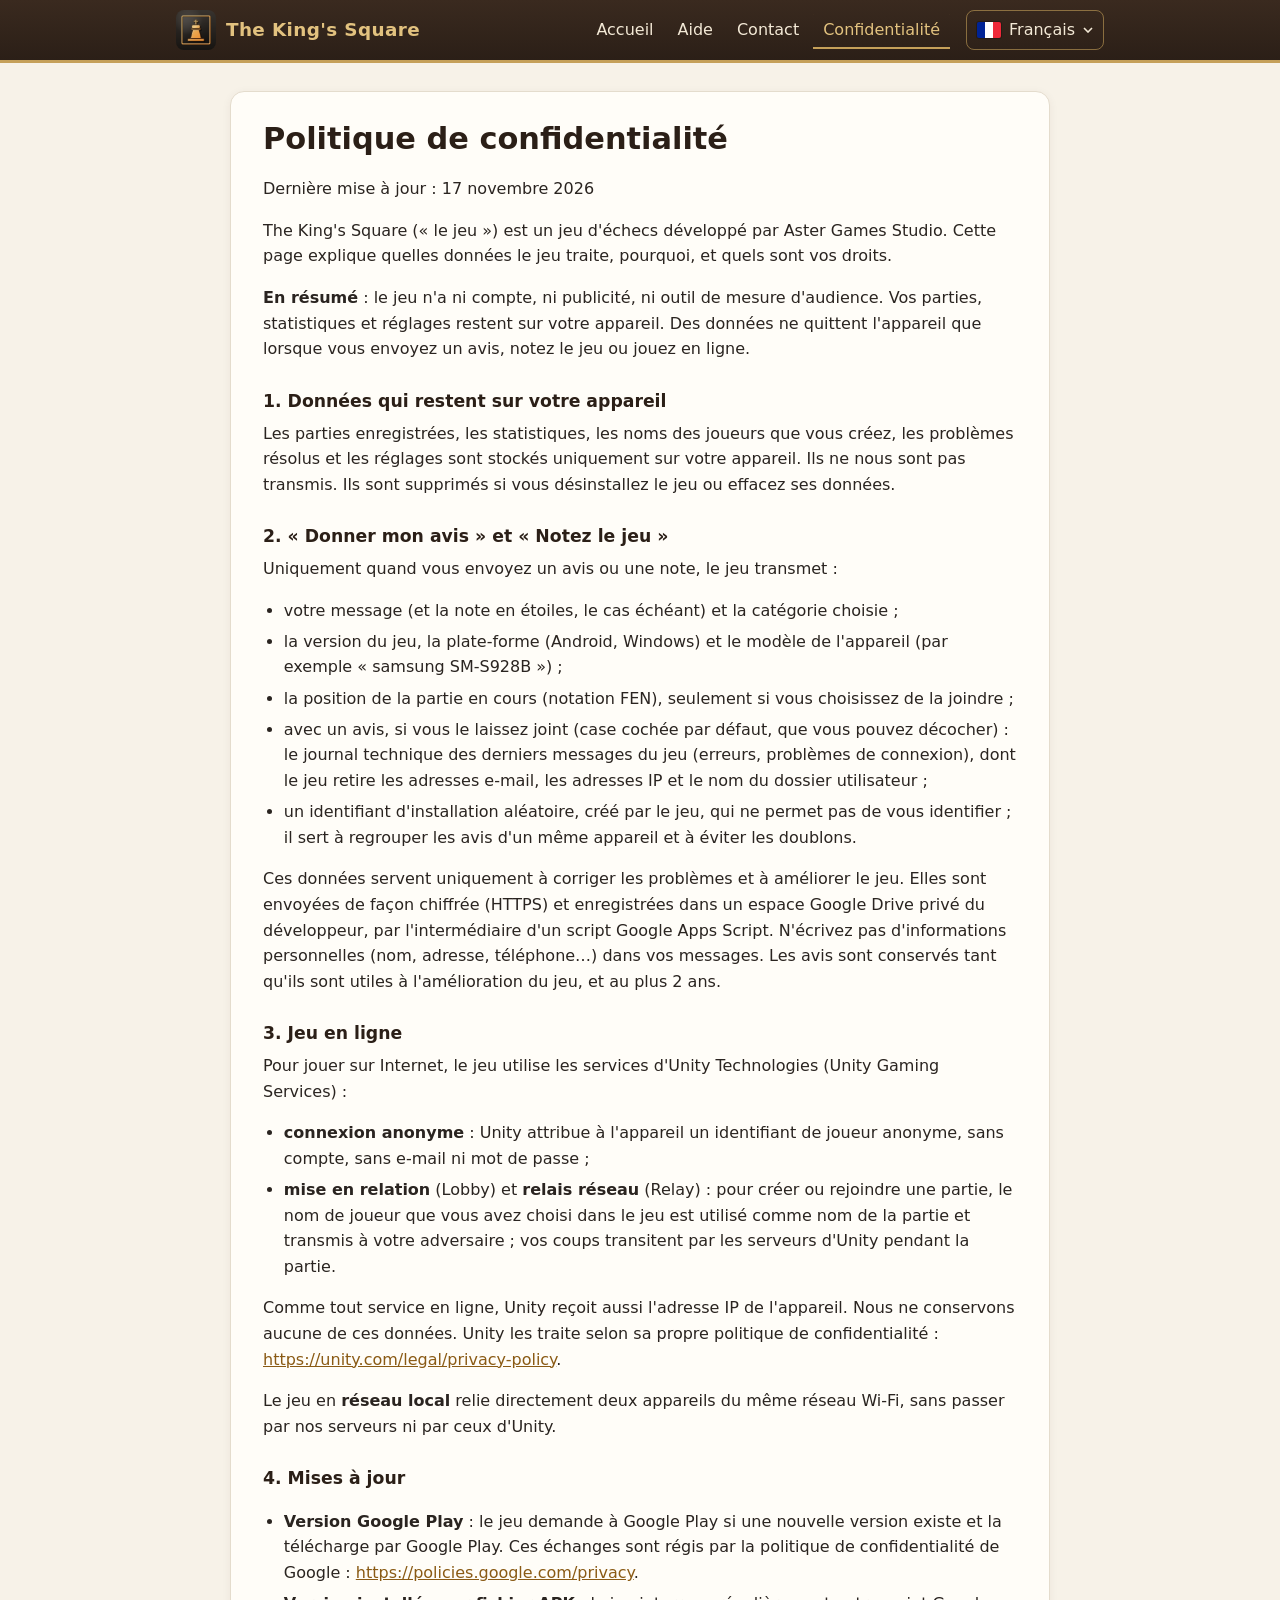
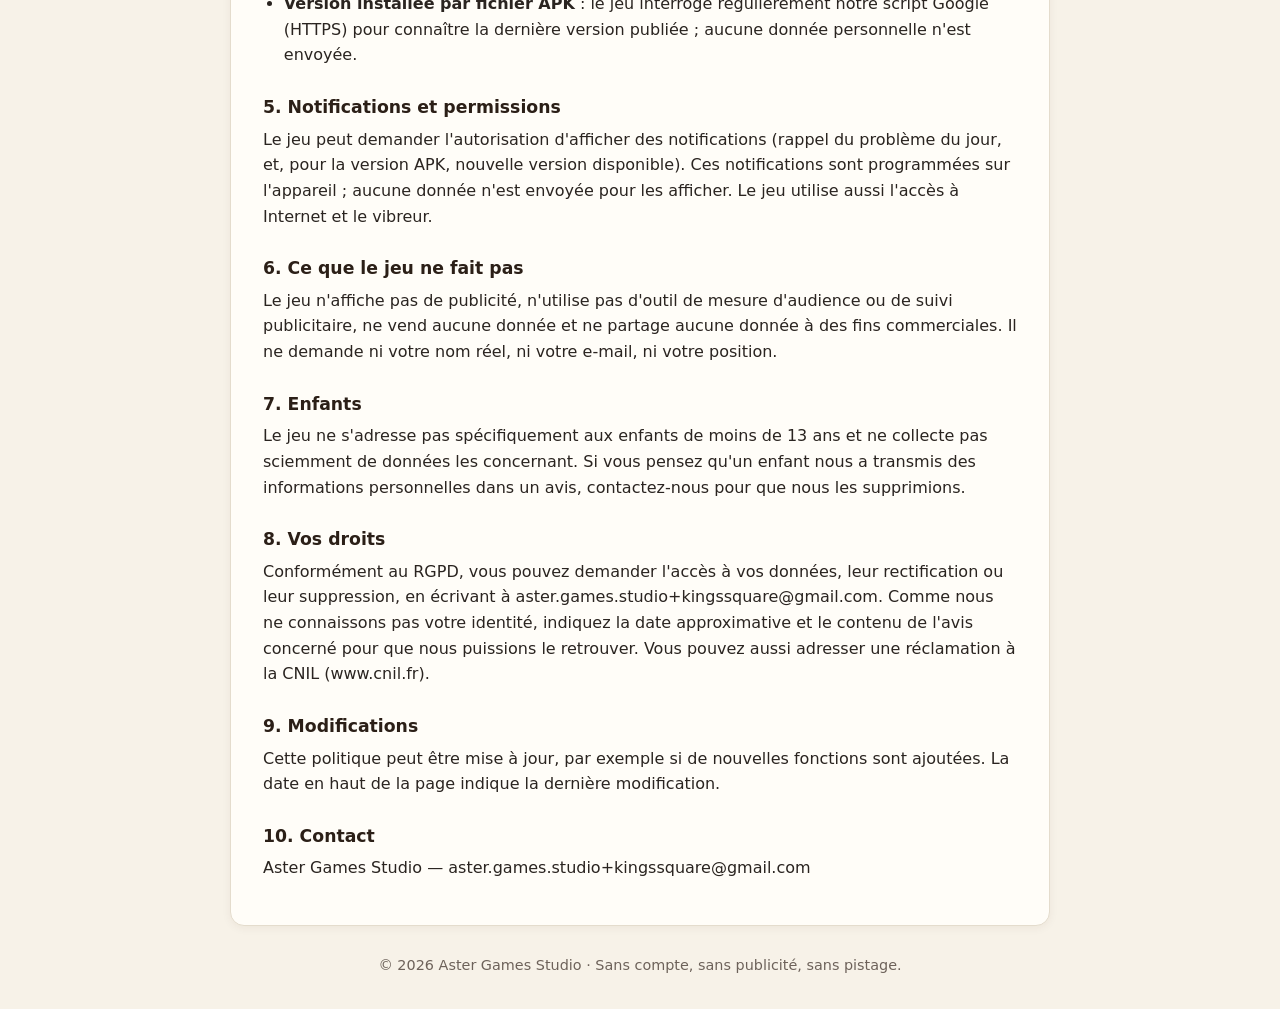
<file: fr/privacy.html>
<!doctype html>
<html lang="fr">
<head>
<meta charset="utf-8">
<meta name="viewport" content="width=device-width, initial-scale=1">
<title>Politique de confidentialité — The King's Square</title>
<meta name="description" content="The King's Square, un jeu d'échecs élégant et complet pour Android : ordinateur à cinq niveaux, leçons, problème du jour, ouvertures, parties en ligne.">

<link rel="alternate" hreflang="en" href="https://aster-games-studio.github.io/en/privacy.html">
<link rel="alternate" hreflang="fr" href="https://aster-games-studio.github.io/fr/privacy.html">
<link rel="alternate" hreflang="x-default" href="https://aster-games-studio.github.io/privacy.html">
<link rel="icon" href="../assets/icon.png">
<link rel="stylesheet" href="../assets/style.css">
<script defer src="../assets/site.js"></script>
</head>
<body class="page-privacy">
<header class="top">
  <div class="bar">
    <a class="brand" href="index.html"><img src="../assets/icon.png" alt="" width="40" height="40"><span>The King's Square</span></a>
    <nav class="nav" aria-label="Menu"><a href="index.html">Accueil</a><a href="help.html">Aide</a><a href="contact.html">Contact</a><a href="privacy.html" aria-current="page">Confidentialité</a></nav>
    <details class="lang">
      <summary title="Langue"><img src="../assets/flags/fr.svg" alt="" width="24" height="16"><span>Français</span><svg class="caret" viewBox="0 0 10 6" width="10" height="6" aria-hidden="true"><path d="M1 1l4 4 4-4" fill="none" stroke="currentColor" stroke-width="1.6"/></svg></summary>
      <ul><li><a href="../en/privacy.html" hreflang="en" lang="en" data-lang="en"><img src="../assets/flags/gb.svg" alt="" width="24" height="16"><span>English</span></a></li><li><a href="../fr/privacy.html" hreflang="fr" lang="fr" data-lang="fr" aria-current="true"><img src="../assets/flags/fr.svg" alt="" width="24" height="16"><span>Français</span></a></li></ul>
    </details>
  </div>
</header>
<main class="content">
<h1>Politique de confidentialité</h1>
<p>Dernière mise à jour : 17 novembre 2026</p>
<p>The King's Square (« le jeu ») est un jeu d'échecs développé par Aster Games Studio. Cette page explique quelles données le jeu traite, pourquoi, et quels sont vos droits.</p>
<p><strong>En résumé</strong> : le jeu n'a ni compte, ni publicité, ni outil de mesure d'audience. Vos parties, statistiques et réglages restent sur votre appareil. Des données ne quittent l'appareil que lorsque vous envoyez un avis, notez le jeu ou jouez en ligne.</p>
<h3>1. Données qui restent sur votre appareil</h3>
<p>Les parties enregistrées, les statistiques, les noms des joueurs que vous créez, les problèmes résolus et les réglages sont stockés uniquement sur votre appareil. Ils ne nous sont pas transmis. Ils sont supprimés si vous désinstallez le jeu ou effacez ses données.</p>
<h3>2. « Donner mon avis » et « Notez le jeu »</h3>
<p>Uniquement quand vous envoyez un avis ou une note, le jeu transmet :</p>
<ul><li>votre message (et la note en étoiles, le cas échéant) et la catégorie choisie ;</li><li>la version du jeu, la plate-forme (Android, Windows) et le modèle de l'appareil (par exemple « samsung SM-S928B ») ;</li><li>la position de la partie en cours (notation FEN), seulement si vous choisissez de la joindre ;</li><li>avec un avis, si vous le laissez joint (case cochée par défaut, que vous pouvez décocher) : le journal technique des derniers messages du jeu (erreurs, problèmes de connexion), dont le jeu retire les adresses e-mail, les adresses IP et le nom du dossier utilisateur ;</li><li>un identifiant d'installation aléatoire, créé par le jeu, qui ne permet pas de vous identifier ; il sert à regrouper les avis d'un même appareil et à éviter les doublons.</li></ul>
<p>Ces données servent uniquement à corriger les problèmes et à améliorer le jeu. Elles sont envoyées de façon chiffrée (HTTPS) et enregistrées dans un espace Google Drive privé du développeur, par l'intermédiaire d'un script Google Apps Script. N'écrivez pas d'informations personnelles (nom, adresse, téléphone…) dans vos messages. Les avis sont conservés tant qu'ils sont utiles à l'amélioration du jeu, et au plus 2 ans.</p>
<h3>3. Jeu en ligne</h3>
<p>Pour jouer sur Internet, le jeu utilise les services d'Unity Technologies (Unity Gaming Services) :</p>
<ul><li><strong>connexion anonyme</strong> : Unity attribue à l'appareil un identifiant de joueur anonyme, sans compte, sans e-mail ni mot de passe ;</li><li><strong>mise en relation</strong> (Lobby) et <strong>relais réseau</strong> (Relay) : pour créer ou rejoindre une partie, le nom de joueur que vous avez choisi dans le jeu est utilisé comme nom de la partie et transmis à votre adversaire ; vos coups transitent par les serveurs d'Unity pendant la partie.</li></ul>
<p>Comme tout service en ligne, Unity reçoit aussi l'adresse IP de l'appareil. Nous ne conservons aucune de ces données. Unity les traite selon sa propre politique de confidentialité : <a href="https://unity.com/legal/privacy-policy">https://unity.com/legal/privacy-policy</a>.</p>
<p>Le jeu en <strong>réseau local</strong> relie directement deux appareils du même réseau Wi-Fi, sans passer par nos serveurs ni par ceux d'Unity.</p>
<h3>4. Mises à jour</h3>
<ul><li><strong>Version Google Play</strong> : le jeu demande à Google Play si une nouvelle version existe et la télécharge par Google Play. Ces échanges sont régis par la politique de confidentialité de Google : <a href="https://policies.google.com/privacy">https://policies.google.com/privacy</a>.</li><li><strong>Version installée par fichier APK</strong> : le jeu interroge régulièrement notre script Google (HTTPS) pour connaître la dernière version publiée ; aucune donnée personnelle n'est envoyée.</li></ul>
<h3>5. Notifications et permissions</h3>
<p>Le jeu peut demander l'autorisation d'afficher des notifications (rappel du problème du jour, et, pour la version APK, nouvelle version disponible). Ces notifications sont programmées sur l'appareil ; aucune donnée n'est envoyée pour les afficher. Le jeu utilise aussi l'accès à Internet et le vibreur.</p>
<h3>6. Ce que le jeu ne fait pas</h3>
<p>Le jeu n'affiche pas de publicité, n'utilise pas d'outil de mesure d'audience ou de suivi publicitaire, ne vend aucune donnée et ne partage aucune donnée à des fins commerciales. Il ne demande ni votre nom réel, ni votre e-mail, ni votre position.</p>
<h3>7. Enfants</h3>
<p>Le jeu ne s'adresse pas spécifiquement aux enfants de moins de 13 ans et ne collecte pas sciemment de données les concernant. Si vous pensez qu'un enfant nous a transmis des informations personnelles dans un avis, contactez-nous pour que nous les supprimions.</p>
<h3>8. Vos droits</h3>
<p>Conformément au RGPD, vous pouvez demander l'accès à vos données, leur rectification ou leur suppression, en écrivant à aster.games.studio+kingssquare@gmail.com. Comme nous ne connaissons pas votre identité, indiquez la date approximative et le contenu de l'avis concerné pour que nous puissions le retrouver. Vous pouvez aussi adresser une réclamation à la CNIL (www.cnil.fr).</p>
<h3>9. Modifications</h3>
<p>Cette politique peut être mise à jour, par exemple si de nouvelles fonctions sont ajoutées. La date en haut de la page indique la dernière modification.</p>
<h3>10. Contact</h3>
<p>Aster Games Studio — aster.games.studio+kingssquare@gmail.com</p>
</main>
<footer class="foot">© 2026 Aster Games Studio · Sans compte, sans publicité, sans pistage.</footer>
</body>
</html>
</file>
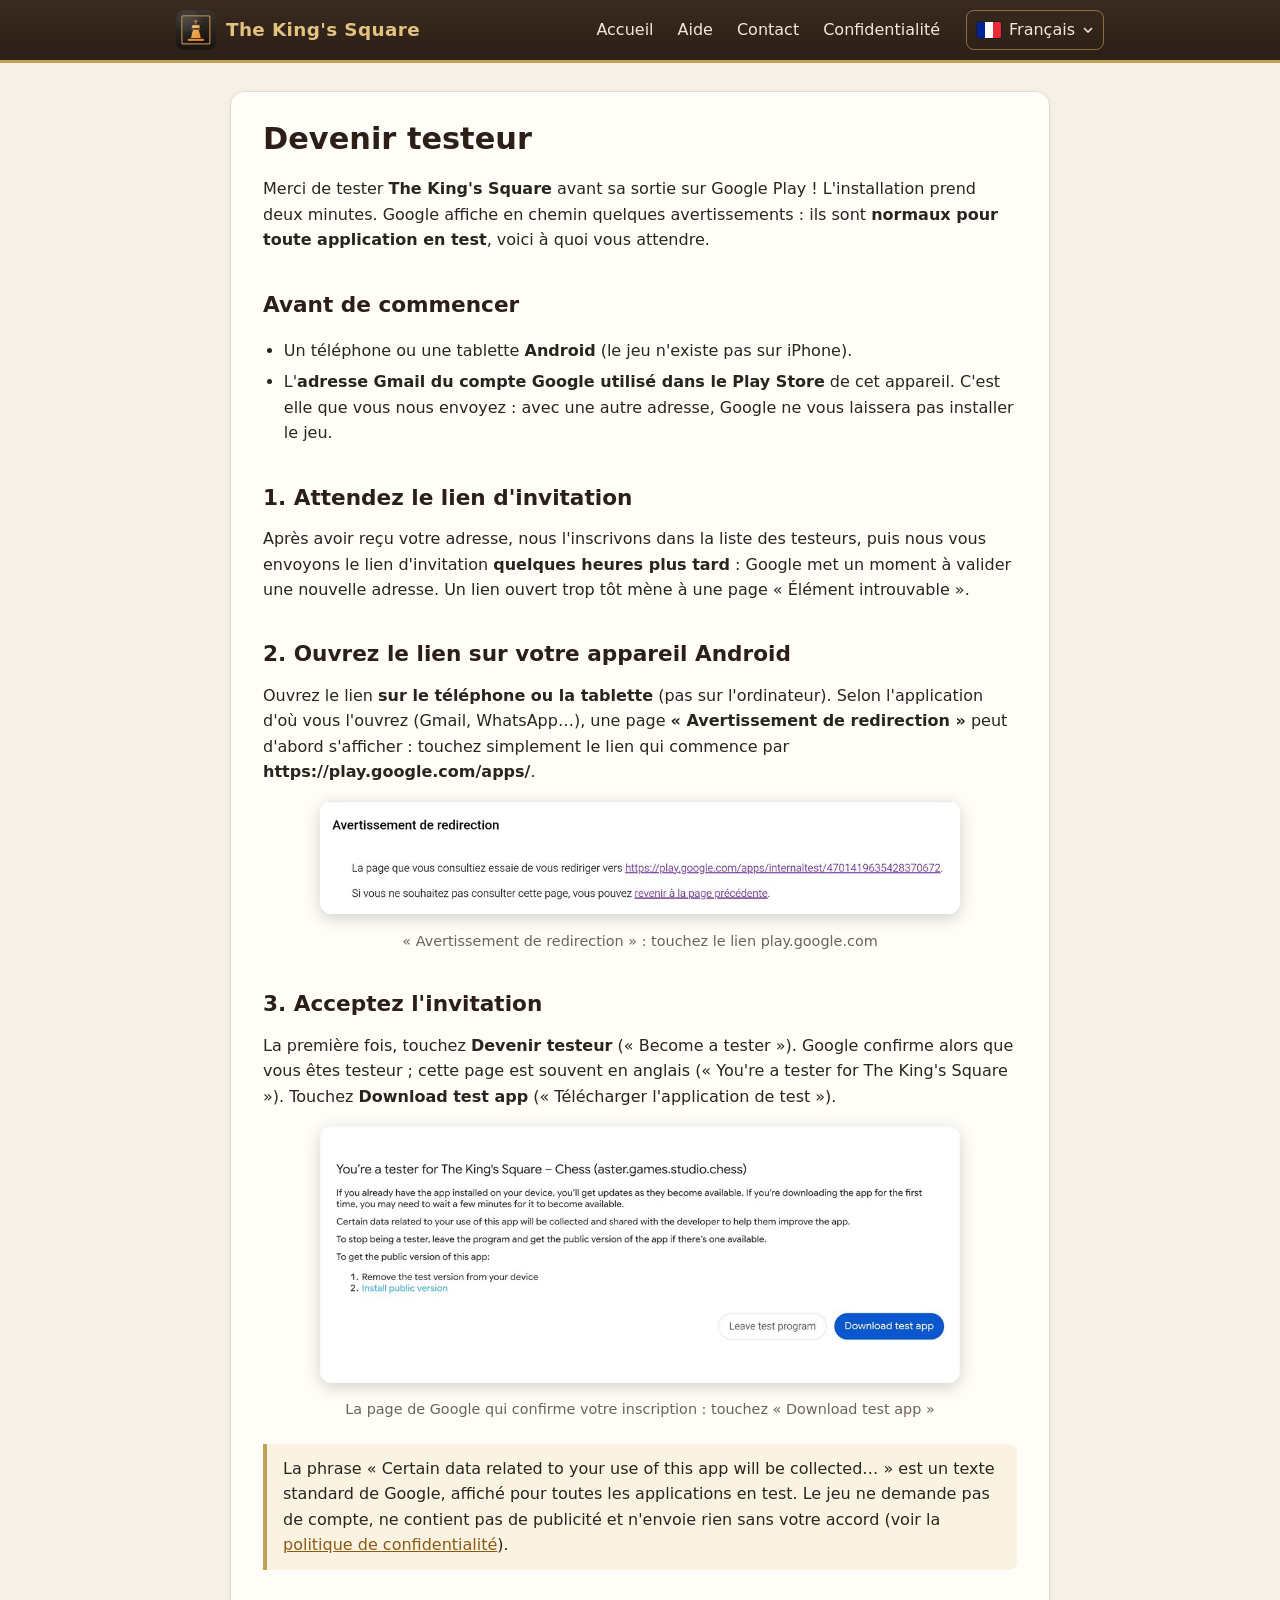
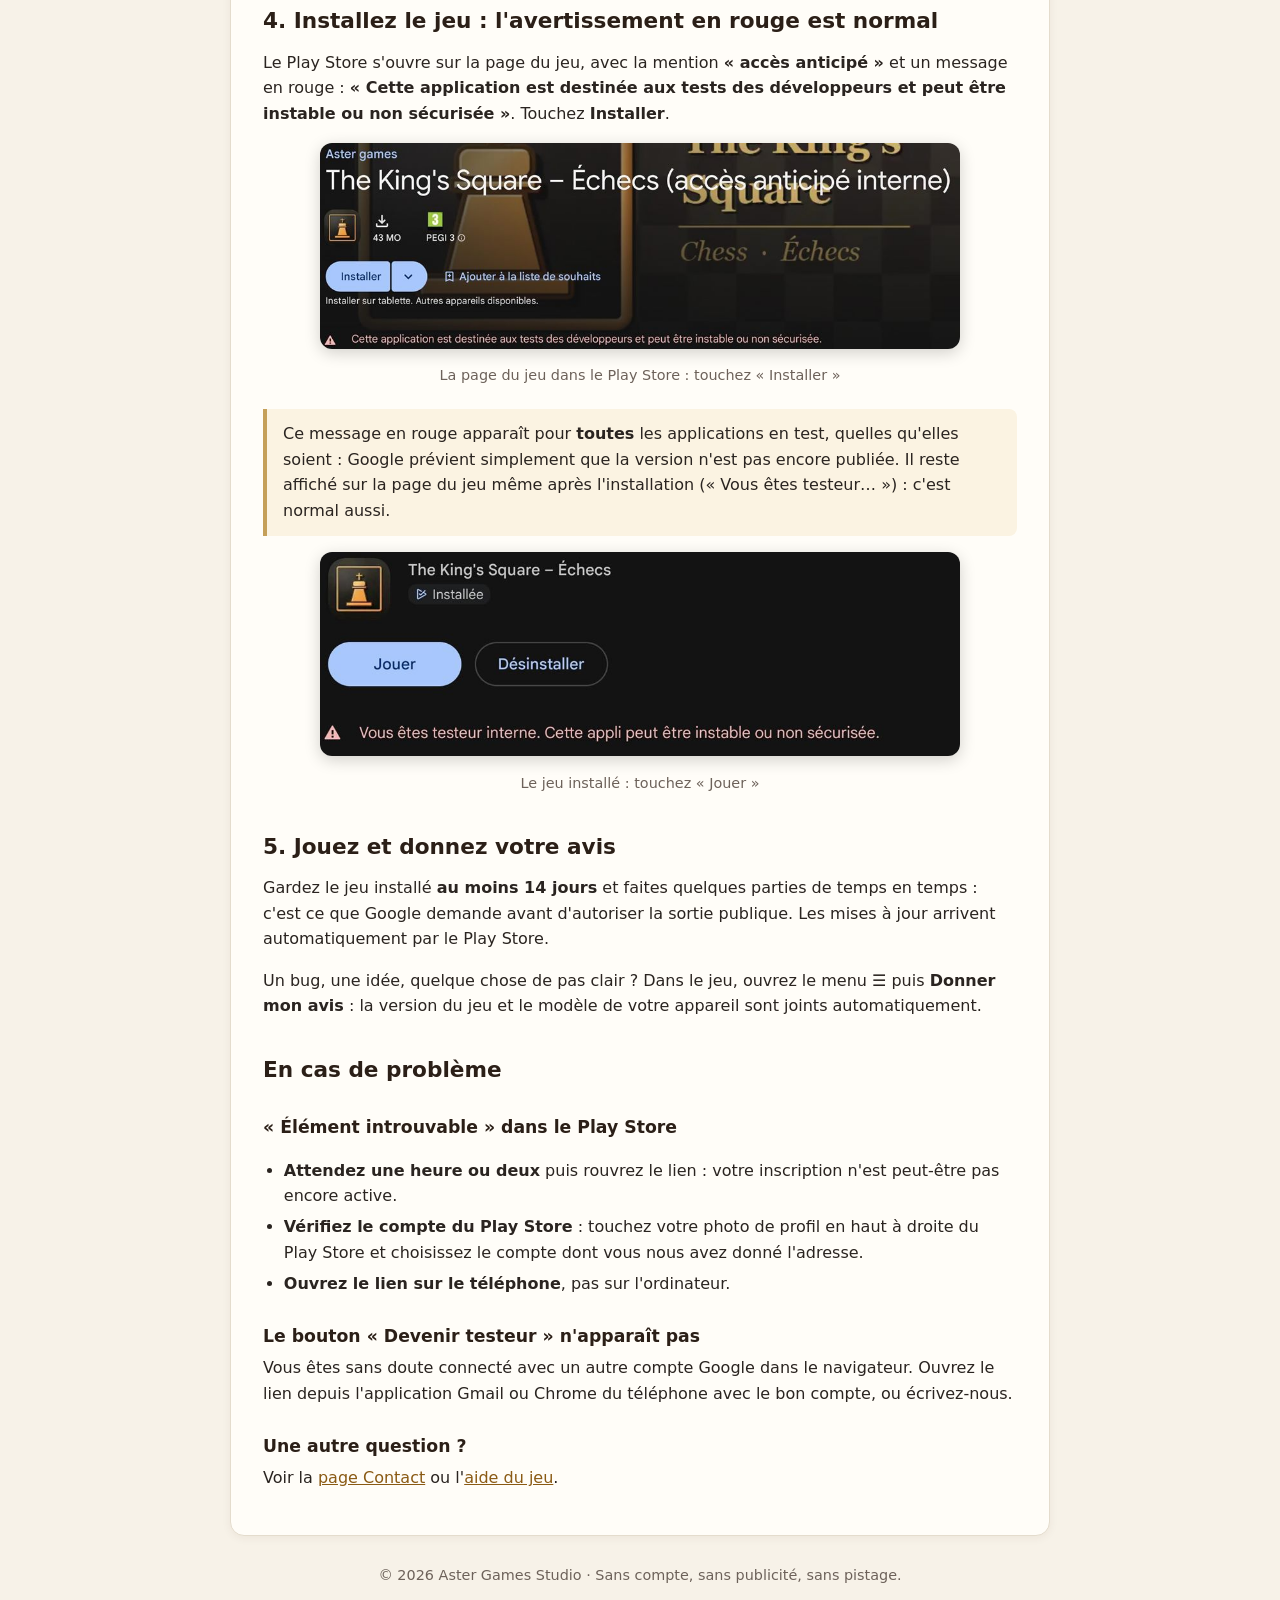
<file: fr/testers.html>
<!doctype html>
<html lang="fr">
<head>
<meta charset="utf-8">
<meta name="viewport" content="width=device-width, initial-scale=1">
<title>Devenir testeur — The King's Square</title>
<meta name="description" content="The King's Square, un jeu d'échecs élégant et complet pour Android : ordinateur à cinq niveaux, leçons, problème du jour, ouvertures, parties en ligne.">

<link rel="alternate" hreflang="en" href="https://aster-games-studio.github.io/en/testers.html">
<link rel="alternate" hreflang="fr" href="https://aster-games-studio.github.io/fr/testers.html">
<link rel="alternate" hreflang="x-default" href="https://aster-games-studio.github.io/testers.html">
<link rel="icon" href="../assets/icon.png">
<link rel="stylesheet" href="../assets/style.css">
<script defer src="../assets/site.js"></script>
</head>
<body class="page-testers">
<header class="top">
  <div class="bar">
    <a class="brand" href="index.html"><img src="../assets/icon.png" alt="" width="40" height="40"><span>The King's Square</span></a>
    <nav class="nav" aria-label="Menu"><a href="index.html">Accueil</a><a href="help.html">Aide</a><a href="contact.html">Contact</a><a href="privacy.html">Confidentialité</a></nav>
    <details class="lang">
      <summary title="Langue"><img src="../assets/flags/fr.svg" alt="" width="24" height="16"><span>Français</span><svg class="caret" viewBox="0 0 10 6" width="10" height="6" aria-hidden="true"><path d="M1 1l4 4 4-4" fill="none" stroke="currentColor" stroke-width="1.6"/></svg></summary>
      <ul><li><a href="../en/testers.html" hreflang="en" lang="en" data-lang="en"><img src="../assets/flags/gb.svg" alt="" width="24" height="16"><span>English</span></a></li><li><a href="../fr/testers.html" hreflang="fr" lang="fr" data-lang="fr" aria-current="true"><img src="../assets/flags/fr.svg" alt="" width="24" height="16"><span>Français</span></a></li></ul>
    </details>
  </div>
</header>
<main class="content">
<h1>Devenir testeur</h1>
<p>Merci de tester <strong>The King's Square</strong> avant sa sortie sur Google Play ! L'installation prend deux minutes. Google affiche en chemin quelques avertissements : ils sont <strong>normaux pour toute application en test</strong>, voici à quoi vous attendre.</p>
<h2>Avant de commencer</h2>
<ul><li>Un téléphone ou une tablette <strong>Android</strong> (le jeu n'existe pas sur iPhone).</li><li>L'<strong>adresse Gmail du compte Google utilisé dans le Play Store</strong> de cet appareil. C'est elle que vous nous envoyez : avec une autre adresse, Google ne vous laissera pas installer le jeu.</li></ul>
<h2>1. Attendez le lien d'invitation</h2>
<p>Après avoir reçu votre adresse, nous l'inscrivons dans la liste des testeurs, puis nous vous envoyons le lien d'invitation <strong>quelques heures plus tard</strong> : Google met un moment à valider une nouvelle adresse. Un lien ouvert trop tôt mène à une page « Élément introuvable ».</p>
<h2>2. Ouvrez le lien sur votre appareil Android</h2>
<p>Ouvrez le lien <strong>sur le téléphone ou la tablette</strong> (pas sur l'ordinateur). Selon l'application d'où vous l'ouvrez (Gmail, WhatsApp…), une page <strong>« Avertissement de redirection »</strong> peut d'abord s'afficher : touchez simplement le lien qui commence par <strong>https://play.google.com/apps/</strong>.</p>
<figure class="shot"><img src="../assets/testers/redirect.jpg" alt="« Avertissement de redirection » : touchez le lien play.google.com" loading="lazy"><figcaption>« Avertissement de redirection » : touchez le lien play.google.com</figcaption></figure>
<h2>3. Acceptez l'invitation</h2>
<p>La première fois, touchez <strong>Devenir testeur</strong> (« Become a tester »). Google confirme alors que vous êtes testeur ; cette page est souvent en anglais (« You're a tester for The King's Square »). Touchez <strong>Download test app</strong> (« Télécharger l'application de test »).</p>
<figure class="shot"><img src="../assets/testers/tester.jpg" alt="La page de Google qui confirme votre inscription : touchez « Download test app »" loading="lazy"><figcaption>La page de Google qui confirme votre inscription : touchez « Download test app »</figcaption></figure>
<p class="note">La phrase « Certain data related to your use of this app will be collected… » est un texte standard de Google, affiché pour toutes les applications en test. Le jeu ne demande pas de compte, ne contient pas de publicité et n'envoie rien sans votre accord (voir la <a href="privacy.html">politique de confidentialité</a>).</p>
<h2>4. Installez le jeu : l'avertissement en rouge est normal</h2>
<p>Le Play Store s'ouvre sur la page du jeu, avec la mention <strong>« accès anticipé »</strong> et un message en rouge : <strong>« Cette application est destinée aux tests des développeurs et peut être instable ou non sécurisée »</strong>. Touchez <strong>Installer</strong>.</p>
<figure class="shot"><img src="../assets/testers/store.jpg" alt="La page du jeu dans le Play Store : touchez « Installer »" loading="lazy"><figcaption>La page du jeu dans le Play Store : touchez « Installer »</figcaption></figure>
<p class="note">Ce message en rouge apparaît pour <strong>toutes</strong> les applications en test, quelles qu'elles soient : Google prévient simplement que la version n'est pas encore publiée. Il reste affiché sur la page du jeu même après l'installation (« Vous êtes testeur… ») : c'est normal aussi.</p>
<figure class="shot"><img src="../assets/testers/installed.jpg" alt="Le jeu installé : touchez « Jouer »" loading="lazy"><figcaption>Le jeu installé : touchez « Jouer »</figcaption></figure>
<h2>5. Jouez et donnez votre avis</h2>
<p>Gardez le jeu installé <strong>au moins 14 jours</strong> et faites quelques parties de temps en temps : c'est ce que Google demande avant d'autoriser la sortie publique. Les mises à jour arrivent automatiquement par le Play Store.</p>
<p>Un bug, une idée, quelque chose de pas clair ? Dans le jeu, ouvrez le menu <strong>☰</strong> puis <strong>Donner mon avis</strong> : la version du jeu et le modèle de votre appareil sont joints automatiquement.</p>
<h2>En cas de problème</h2>
<h3>« Élément introuvable » dans le Play Store</h3>
<ul><li><strong>Attendez une heure ou deux</strong> puis rouvrez le lien : votre inscription n'est peut-être pas encore active.</li><li><strong>Vérifiez le compte du Play Store</strong> : touchez votre photo de profil en haut à droite du Play Store et choisissez le compte dont vous nous avez donné l'adresse.</li><li><strong>Ouvrez le lien sur le téléphone</strong>, pas sur l'ordinateur.</li></ul>
<h3>Le bouton « Devenir testeur » n'apparaît pas</h3>
<p>Vous êtes sans doute connecté avec un autre compte Google dans le navigateur. Ouvrez le lien depuis l'application Gmail ou Chrome du téléphone avec le bon compte, ou écrivez-nous.</p>
<h3>Une autre question ?</h3>
<p>Voir la <a href="contact.html">page Contact</a> ou l'<a href="help.html">aide du jeu</a>.</p>
</main>
<footer class="foot">© 2026 Aster Games Studio · Sans compte, sans publicité, sans pistage.</footer>
</body>
</html>
</file>
<file: assets/style.css>
/* Site de The King's Square : bandeau noyer et laiton (couleurs du jeu), contenu sur fond clair. */
:root {
  --wood: #2b1f17;
  --wood-2: #3a2a1f;
  --brass: #c5a059;
  --brass-2: #e2c27f;
  --paper: #f7f2e8;
  --card: #fffdf8;
  --ink: #2a2420;
  --muted: #6d625a;
  --line: #e4dccd;
  --link: #8a5a14;
}

* { box-sizing: border-box; }
html { -webkit-text-size-adjust: 100%; }
body {
  margin: 0;
  background: var(--paper);
  color: var(--ink);
  font: 16px/1.6 system-ui, -apple-system, "Segoe UI", Roboto, Arial, sans-serif;
}
a { color: var(--link); }
img { max-width: 100%; height: auto; }

/* ---------------------------------------------------------------- Bandeau */
.top {
  background: linear-gradient(180deg, var(--wood-2), var(--wood));
  border-bottom: 3px solid var(--brass);
  color: #f3e9d6;
  position: sticky;
  top: 0;
  z-index: 10;
}
.bar {
  max-width: 960px;
  margin: 0 auto;
  padding: 10px 16px;
  display: flex;
  align-items: center;
  gap: 16px;
  flex-wrap: wrap;
}
.brand {
  display: flex;
  align-items: center;
  gap: 10px;
  color: var(--brass-2);
  text-decoration: none;
  font-weight: 700;
  font-size: 1.15rem;
  letter-spacing: .02em;
}
.brand img { border-radius: 8px; }
.nav { display: flex; gap: 4px; flex-wrap: wrap; margin-left: auto; }
.nav a {
  color: #f3e9d6;
  text-decoration: none;
  padding: 6px 10px;
  border-radius: 6px;
}
.nav a:hover { background: rgba(255, 255, 255, .08); }
.nav a[aria-current="page"] { color: var(--brass-2); box-shadow: inset 0 -2px 0 var(--brass); border-radius: 6px 6px 0 0; }

/* ---------------------------------------------------------------- Choix de la langue */
.lang { position: relative; }
.lang summary {
  list-style: none;
  display: flex;
  align-items: center;
  gap: 8px;
  cursor: pointer;
  padding: 6px 10px;
  border: 1px solid rgba(197, 160, 89, .6);
  border-radius: 8px;
  color: #f3e9d6;
  user-select: none;
}
.lang summary::-webkit-details-marker { display: none; }
.lang summary:hover, .lang[open] summary { background: rgba(255, 255, 255, .08); }
.lang summary:focus-visible, .lang a:focus-visible { outline: 2px solid var(--brass-2); outline-offset: 2px; }
.lang img { border-radius: 2px; box-shadow: 0 0 0 1px rgba(0, 0, 0, .25); flex: none; }
.lang .caret { transition: transform .15s; }
.lang[open] .caret { transform: rotate(180deg); }
.lang ul {
  position: absolute;
  right: 0;
  top: calc(100% + 6px);
  min-width: 180px;
  margin: 0;
  padding: 6px;
  list-style: none;
  background: var(--card);
  border: 1px solid var(--line);
  border-radius: 10px;
  box-shadow: 0 10px 30px rgba(0, 0, 0, .25);
}
.lang li a {
  display: flex;
  align-items: center;
  gap: 10px;
  padding: 8px 10px;
  border-radius: 6px;
  color: var(--ink);
  text-decoration: none;
}
.lang li a:hover { background: #f1e9da; }
.lang li a[aria-current="true"] { font-weight: 700; }
.lang li a[aria-current="true"]::after { content: "✓"; margin-left: auto; color: var(--link); }

/* ---------------------------------------------------------------- Contenu */
.content {
  max-width: 820px;
  margin: 28px auto;
  padding: 28px 32px;
  background: var(--card);
  border: 1px solid var(--line);
  border-radius: 14px;
  box-shadow: 0 2px 10px rgba(60, 40, 20, .06);
}
h1 { font-size: 1.9rem; line-height: 1.25; margin: 0 0 .6em; color: var(--wood); }
h2 { font-size: 1.35rem; margin: 1.6em 0 .5em; color: var(--wood); }
h3 { font-size: 1.08rem; margin: 1.5em 0 .3em; color: var(--wood); }
h1 + p, h2 + p, h3 + p { margin-top: 0; }
ul { padding-left: 1.3em; }
li { margin: .35em 0; }

.screens {
  display: grid;
  grid-template-columns: repeat(3, 1fr);
  gap: 14px;
  max-width: 600px;
  margin: 22px auto 8px;
}
.screens img { border-radius: 12px; box-shadow: 0 4px 16px rgba(0, 0, 0, .18); }

/* Guide des testeurs : encadré « c'est normal » et captures légendées. */
.note {
  margin: 14px 0;
  padding: 12px 16px;
  background: #fbf3e2;
  border-left: 4px solid var(--brass);
  border-radius: 0 8px 8px 0;
}
.shot { margin: 16px auto 22px; max-width: 640px; text-align: center; }
.shot img { border-radius: 12px; box-shadow: 0 4px 16px rgba(0, 0, 0, .18); }
.shot figcaption { margin-top: 8px; color: var(--muted); font-size: .9rem; }

.store { margin: 24px 0; }
.button {
  display: inline-block;
  padding: 10px 18px;
  border-radius: 999px;
  background: var(--wood);
  color: var(--brass-2);
  border: 1px solid var(--brass);
  text-decoration: none;
  font-weight: 600;
}
.button.soon { opacity: .9; }

.foot {
  max-width: 820px;
  margin: 0 auto 32px;
  padding: 0 16px;
  color: var(--muted);
  font-size: .9rem;
  text-align: center;
}

/* ---------------------------------------------------------------- Téléphone */
@media (max-width: 640px) {
  .bar { gap: 8px 12px; padding: 8px 16px; }
  .brand span { font-size: 1rem; }
  .lang { margin-left: auto; }
  .nav { order: 3; width: 100%; margin: 0 -10px; justify-content: space-between; }
  .nav a { padding: 6px 8px; font-size: .95rem; }
  .content { margin: 16px; padding: 20px 18px; }
  h1 { font-size: 1.55rem; }
  .screens { gap: 8px; }
  .brand img { width: 34px; height: 34px; }
  .lang summary { padding: 5px 8px; }
}
</file>
